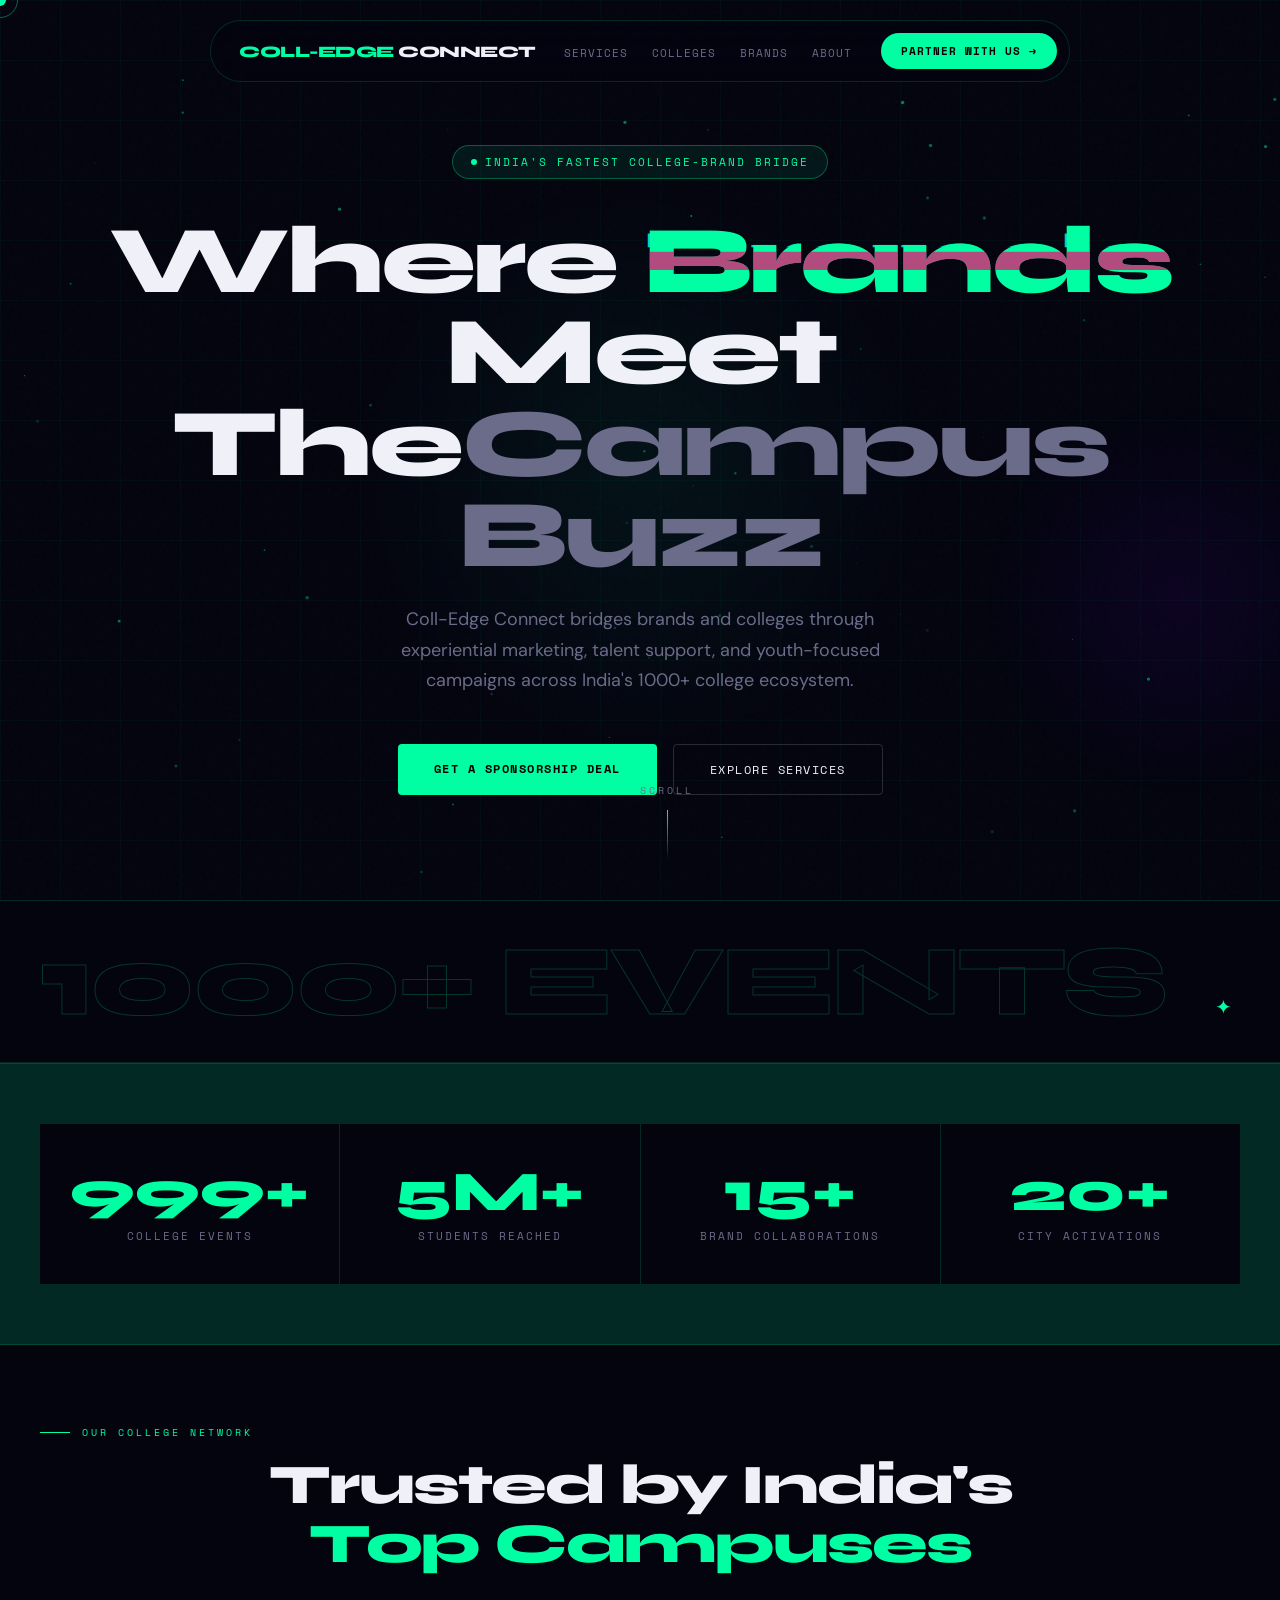
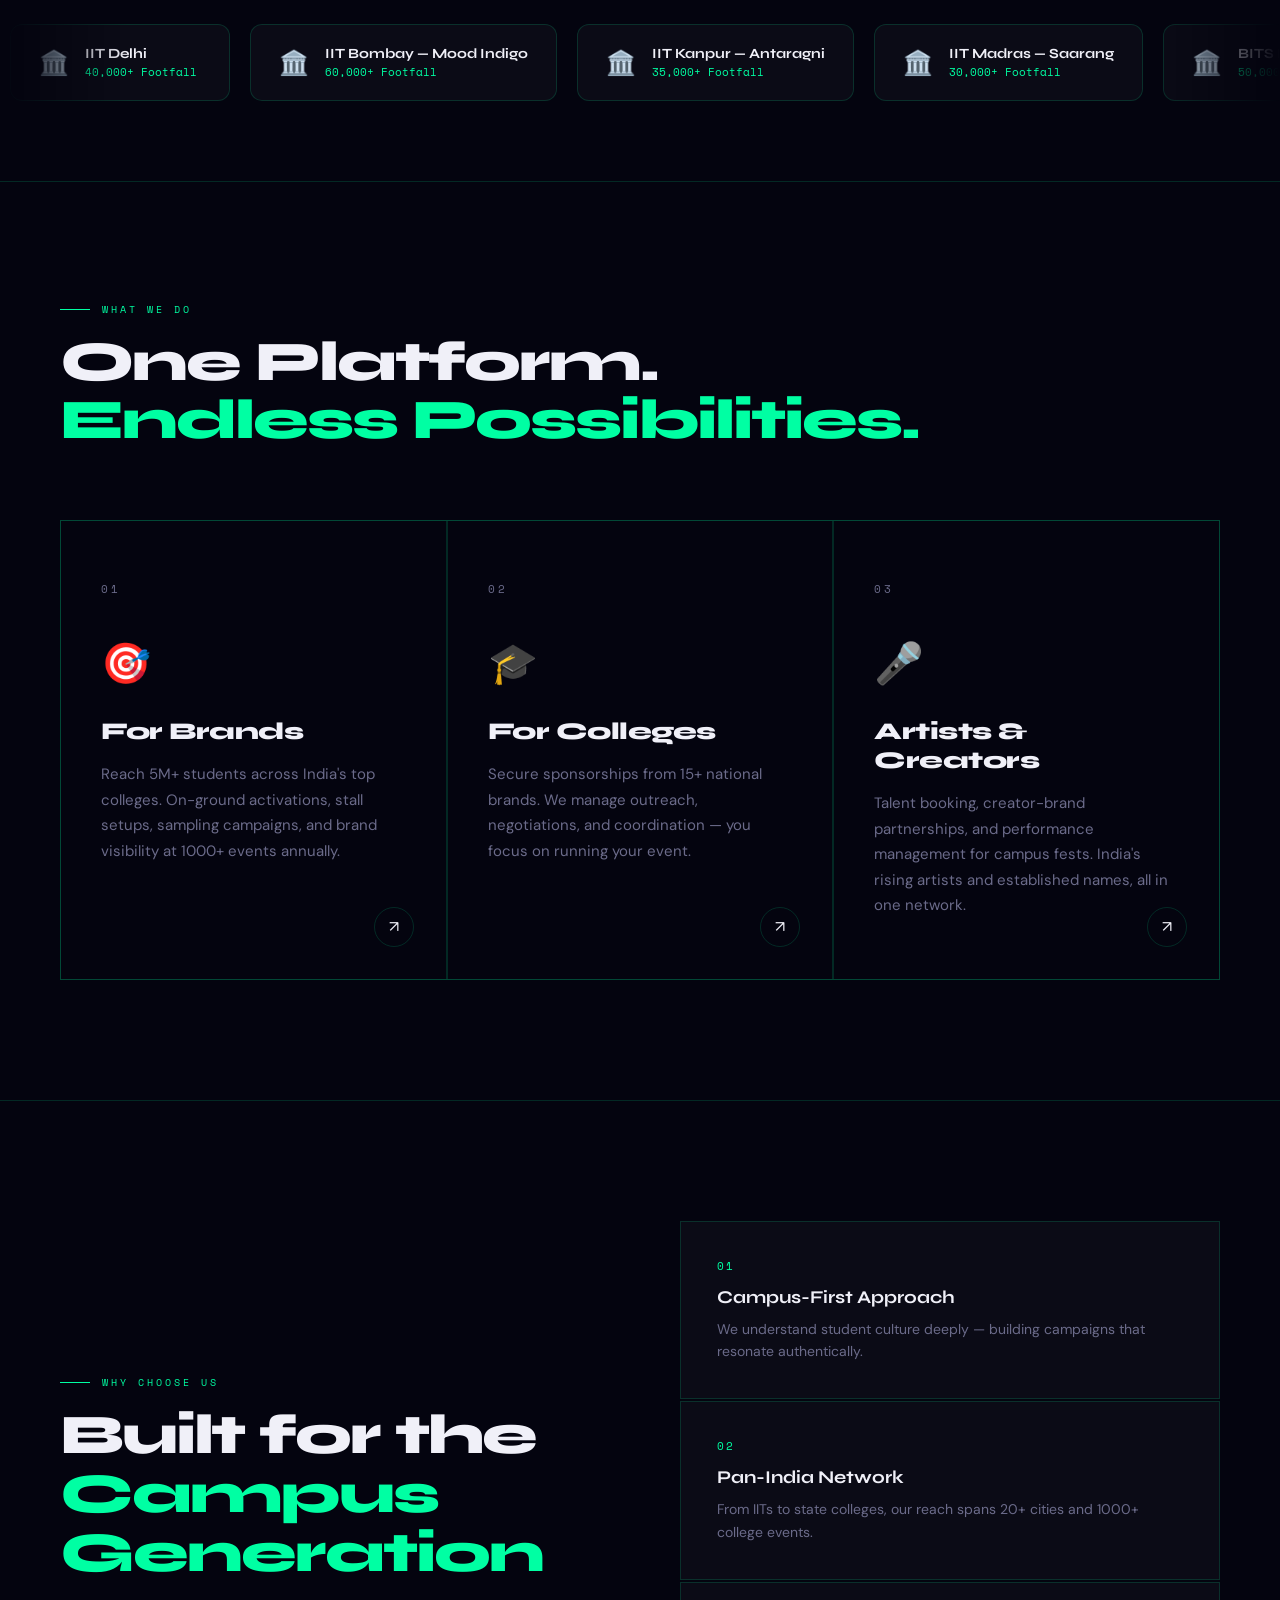
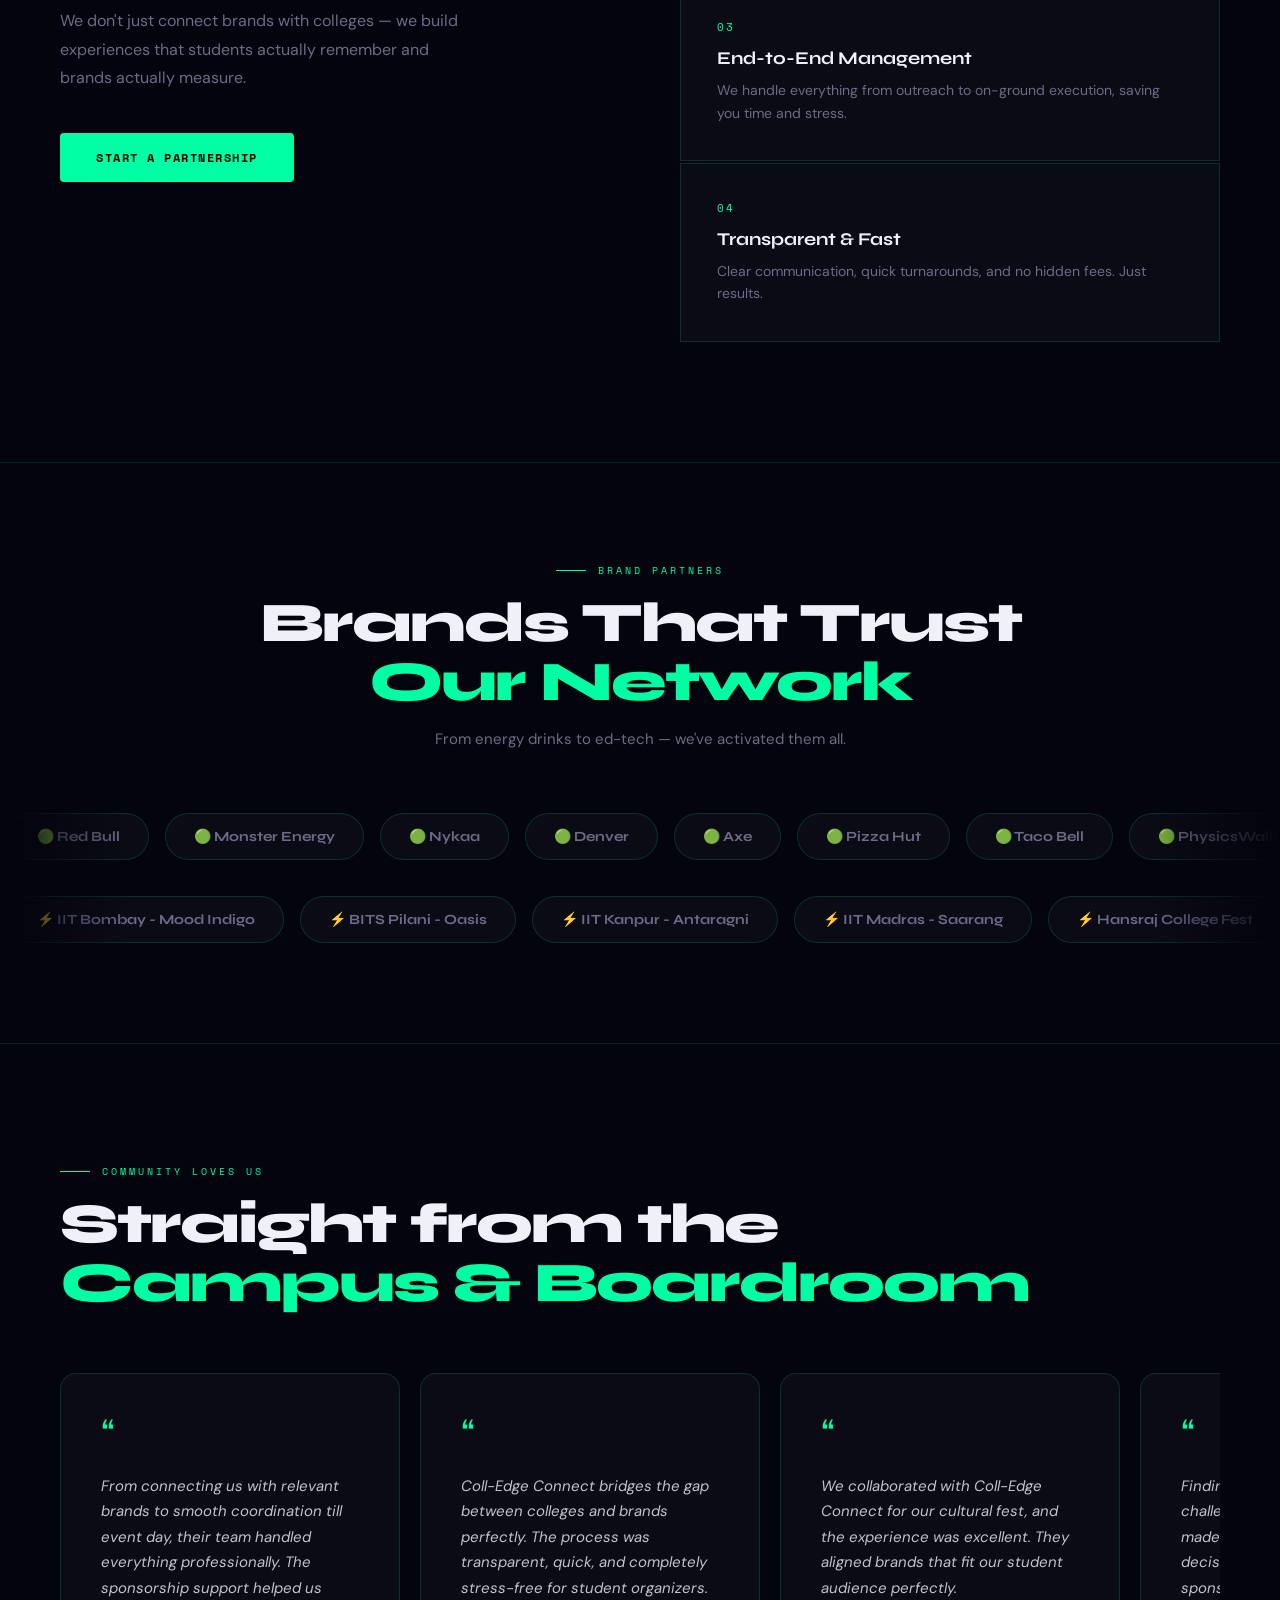
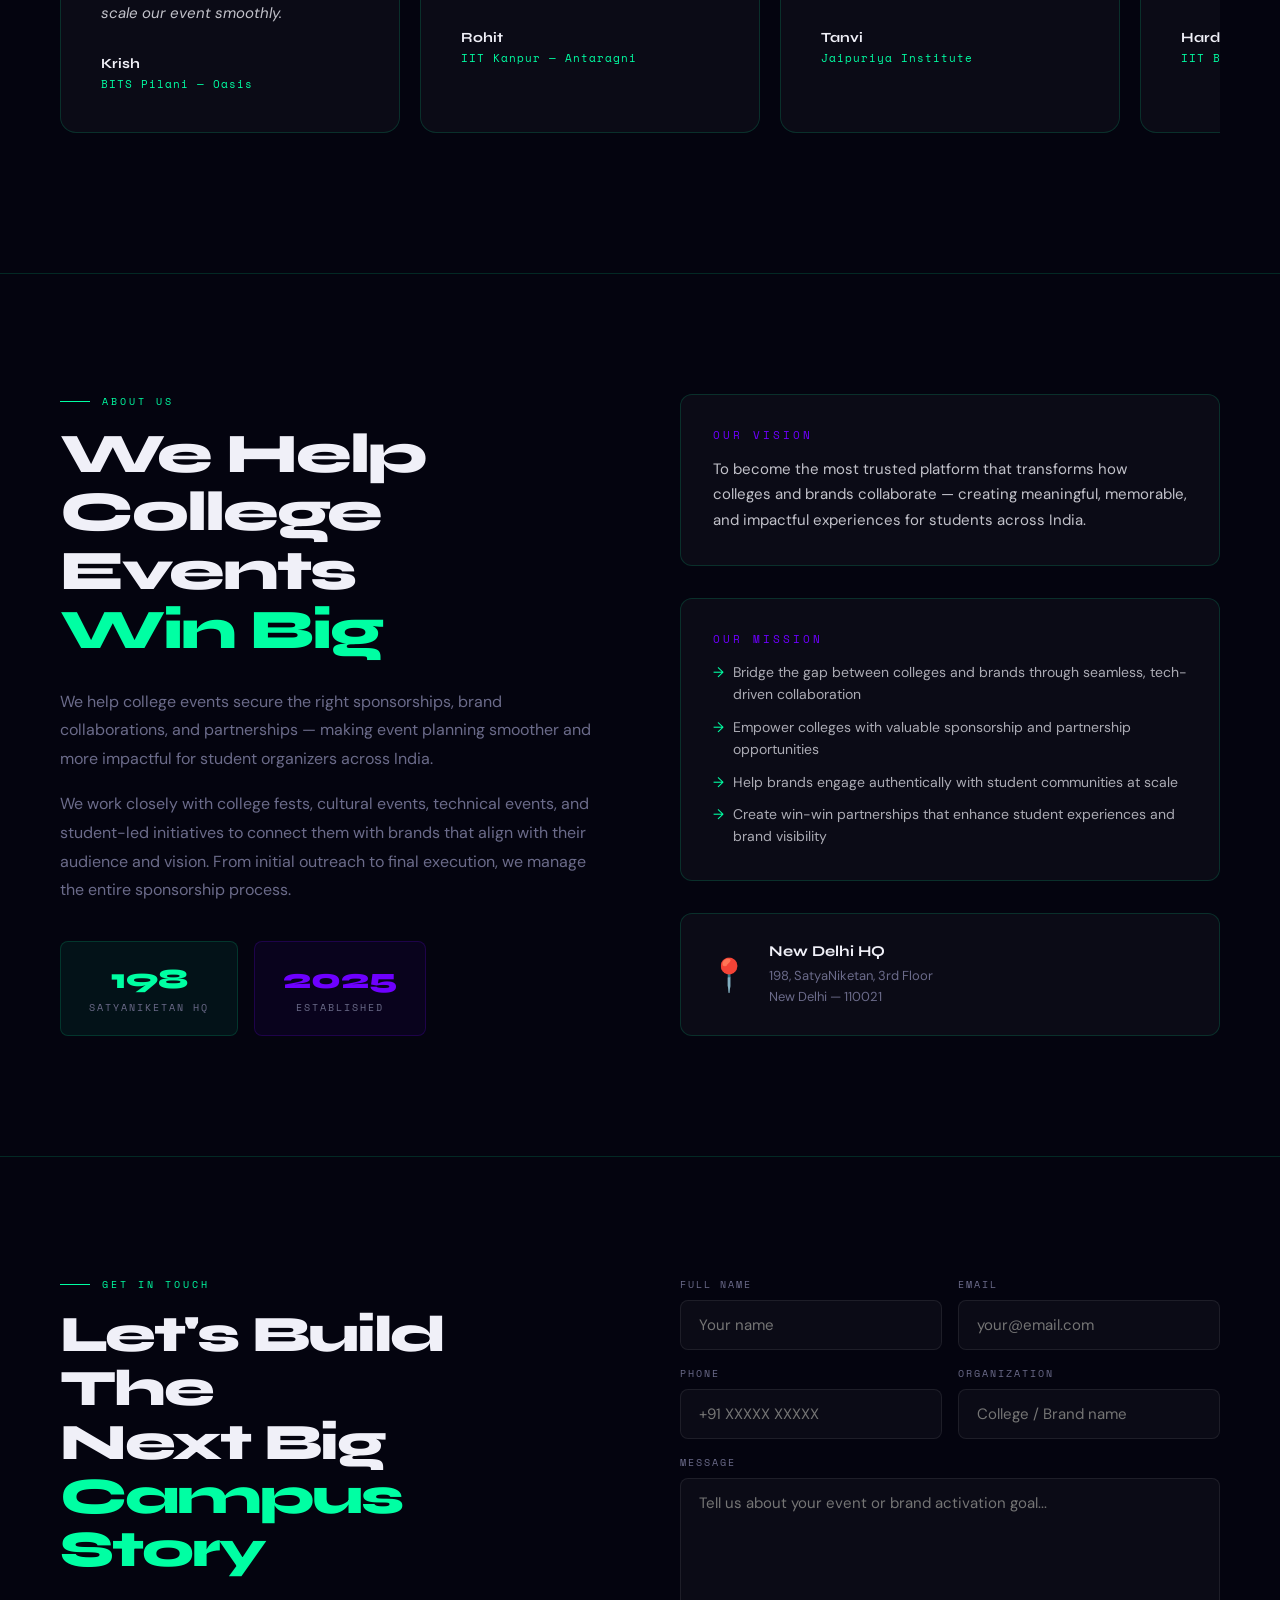
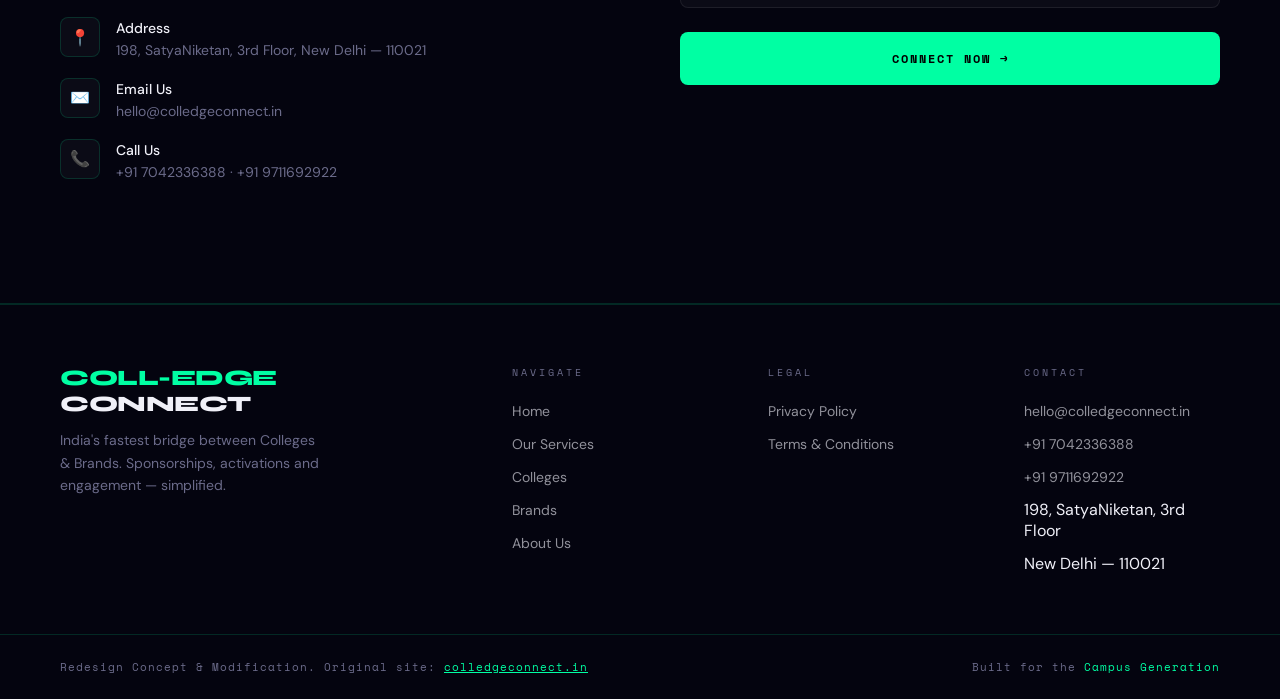
<file: index.html>
<!DOCTYPE html>
<!-- saved from url=(0027)https://colledgeconnect.in/ -->
<html lang="en"><head><meta http-equiv="Content-Type" content="text/html; charset=UTF-8"><meta name="viewport" content="width=device-width, initial-scale=1"><link rel="preconnect" href="https://fonts.googleapis.com"><link rel="preconnect" href="https://fonts.gstatic.com" crossorigin><!-- Open Graph / Facebook --><meta property="og:type" content="website"><meta property="og:url" content="https://colledgeconnect.in/"><meta property="og:title" content="Coll-Edge Connect | Where Brands Meet The Campus Buzz"><meta property="og:description" content="India's fastest bridge between Colleges &amp; Brands. Sponsorships, activations and engagement — simplified."><meta property="og:image" content="https://colledgeconnect.in/og-image.jpg"><!-- Twitter --><meta property="twitter:card" content="summary_large_image"><meta property="twitter:url" content="https://colledgeconnect.in/"><meta property="twitter:title" content="Coll-Edge Connect | Where Brands Meet The Campus Buzz"><meta property="twitter:description" content="India's fastest bridge between Colleges &amp; Brands. Sponsorships, activations and engagement — simplified."><meta property="twitter:image" content="https://colledgeconnect.in/og-image.jpg"><link rel="stylesheet" href="./Coll-Edge Connect _ Where Brands Meet The Campus Buzz_files/2e2e19e8e3b571ac.css" data-precedence="next"><link rel="preload" as="script" fetchpriority="low" href="./Coll-Edge Connect _ Where Brands Meet The Campus Buzz_files/webpack-cb86a99cd2f791d1.js"><script src="./Coll-Edge Connect _ Where Brands Meet The Campus Buzz_files/fd9d1056-4e1a26e2d413ba3c.js" async=""></script><script src="./Coll-Edge Connect _ Where Brands Meet The Campus Buzz_files/23-eb88de87c5d20cc6.js" async=""></script><script src="./Coll-Edge Connect _ Where Brands Meet The Campus Buzz_files/main-app-3bf618b63b7abeec.js" async=""></script><script src="./Coll-Edge Connect _ Where Brands Meet The Campus Buzz_files/231-9137208f21c9bbba.js" async=""></script><script src="./Coll-Edge Connect _ Where Brands Meet The Campus Buzz_files/page-1f8fedb8ec6803e5.js" async=""></script><script src="./Coll-Edge Connect _ Where Brands Meet The Campus Buzz_files/layout-ef5cc91d1432370c.js" async=""></script><title>Coll-Edge Connect | Where Brands Meet The Campus Buzz</title><meta name="description" content="India&#39;s fastest bridge between Colleges &amp; Brands. Sponsorships, activations and engagement — simplified."><script src="./Coll-Edge Connect _ Where Brands Meet The Campus Buzz_files/polyfills-78c92fac7aa8fdd8.js" nomodule=""></script></head><body ><div id="scroll-progress" aria-hidden="true"></div><div class="cursor" bis_skin_checked="1" style="left: 876px; top: 519px;"></div><div class="cursor-trail" bis_skin_checked="1" style="left: 876px; top: 519px;"></div><canvas id="bgCanvas" style="position:fixed;inset:0;z-index:0;pointer-events:none" width="1512" height="861"></canvas><div class="grid-bg" bis_skin_checked="1"></div><nav id="navbar" class=""><div class="nav-logo" bis_skin_checked="1">COLL-EDGE<span> CONNECT</span></div><ul class="nav-links"><li><a href="#services">Services</a></li><li><a href="#colleges">Colleges</a></li><li><a href="#brands">Brands</a></li><li><a href="#about">About</a></li></ul><a class="nav-cta nav-cta-desktop" href="#contact">Partner With Us →</a><button class="hamburger" aria-label="Open menu"><span></span><span></span><span></span></button></nav><div class="sidebar-overlay" bis_skin_checked="1"></div><aside class="sidebar"><div class="sidebar-header" bis_skin_checked="1"><div class="nav-logo" style="font-size:15px" bis_skin_checked="1">COLL-EDGE<span> CONNECT</span></div><button class="sidebar-close" aria-label="Close menu">✕</button></div><nav class="sidebar-nav"><a class="sidebar-link" style="animation-delay:0s" href="#services"><span class="sidebar-link-num">0<!-- -->1</span>Services<span class="sidebar-link-arrow">→</span></a><a class="sidebar-link" style="animation-delay:0.06s" href="#colleges"><span class="sidebar-link-num">0<!-- -->2</span>Colleges<span class="sidebar-link-arrow">→</span></a><a class="sidebar-link" style="animation-delay:0.12s" href="#brands"><span class="sidebar-link-num">0<!-- -->3</span>Brands<span class="sidebar-link-arrow">→</span></a><a class="sidebar-link" style="animation-delay:0.18s" href="#about"><span class="sidebar-link-num">0<!-- -->4</span>About<span class="sidebar-link-arrow">→</span></a><a class="sidebar-link" style="animation-delay:0.24s" href="#contact"><span class="sidebar-link-num">0<!-- -->5</span>Contact<span class="sidebar-link-arrow">→</span></a></nav><div class="sidebar-footer" bis_skin_checked="1"><a class="btn-primary" style="display:block;text-align:center" href="#contact">Partner With Us →</a><div class="sidebar-contact" bis_skin_checked="1"><a href="tel:+917042336388">+91 7042336388</a><a href="mailto:hello@colledgeconnect.in">hello@colledgeconnect.in</a></div></div></aside><section class="hero"><div class="hero-orb" bis_skin_checked="1"></div><div class="hero-orb2" bis_skin_checked="1"></div><div class="hero-badge" bis_skin_checked="1"><span class="badge-dot"></span>India's Fastest College-Brand Bridge</div><h1 class="hero-title"><span class="line1">Where <span class="accent" data-text="Brands">Brands</span></span><span class="line1">Meet The</span><span class="line1 dim">Campus Buzz</span></h1><p class="hero-sub">Coll-Edge Connect bridges brands and colleges through experiential marketing, talent support, and youth-focused campaigns across India's 1000+ college ecosystem.</p><div class="hero-actions" bis_skin_checked="1"><a class="btn-primary" href="#contact">Get A Sponsorship Deal</a><a class="btn-ghost" href="#services">Explore Services</a></div><div class="hero-scroll-hint" bis_skin_checked="1"><span>Scroll</span><div class="scroll-line" bis_skin_checked="1"></div></div></section><div class="big-marquee" bis_skin_checked="1"><div class="big-marquee-track" bis_skin_checked="1"><span><span class="big-marquee-item">1000+ EVENTS</span><span class="big-marquee-dot">✦</span></span><span><span class="big-marquee-item">5M+ STUDENTS</span><span class="big-marquee-dot">✦</span></span><span><span class="big-marquee-item">PAN INDIA</span><span class="big-marquee-dot">✦</span></span><span><span class="big-marquee-item">15+ BRANDS</span><span class="big-marquee-dot">✦</span></span><span><span class="big-marquee-item">1000+ EVENTS</span><span class="big-marquee-dot">✦</span></span><span><span class="big-marquee-item">5M+ STUDENTS</span><span class="big-marquee-dot">✦</span></span><span><span class="big-marquee-item">PAN INDIA</span><span class="big-marquee-dot">✦</span></span><span><span class="big-marquee-item">15+ BRANDS</span><span class="big-marquee-dot">✦</span></span></div></div><div class="stats" bis_skin_checked="1"><div class="stat-item reveal visible" style="transition-delay:0s" bis_skin_checked="1"><div class="stat-num" data-count="1000" data-suffix="+" bis_skin_checked="1">1000+</div><div class="stat-label" bis_skin_checked="1">College Events</div></div><div class="stat-item reveal visible" style="transition-delay:0.1s" bis_skin_checked="1"><div class="stat-num" data-count="5" data-suffix="M+" bis_skin_checked="1">5M+</div><div class="stat-label" bis_skin_checked="1">Students Reached</div></div><div class="stat-item reveal visible" style="transition-delay:0.2s" bis_skin_checked="1"><div class="stat-num" data-count="15" data-suffix="+" bis_skin_checked="1">15+</div><div class="stat-label" bis_skin_checked="1">Brand Collaborations</div></div><div class="stat-item reveal visible" style="transition-delay:0.30000000000000004s" bis_skin_checked="1"><div class="stat-num" data-count="20" data-suffix="+" bis_skin_checked="1">20+</div><div class="stat-label" bis_skin_checked="1">City Activations</div></div></div><section class="ticker-section" id="colleges"><div class="ticker-header reveal visible" bis_skin_checked="1"><div class="section-tag" bis_skin_checked="1">Our College Network</div><h2 class="section-title">Trusted by India's<br><span style="color:var(--neon)">Top Campuses</span></h2></div><div class="ticker-inner" bis_skin_checked="1"><div class="ticker-track" bis_skin_checked="1"><div class="college-card" bis_skin_checked="1"><span class="college-icon">🏛️</span><div bis_skin_checked="1"><div class="college-name" bis_skin_checked="1">IIT Delhi</div><div class="college-footfall" bis_skin_checked="1">40,000+ Footfall</div></div></div><div class="college-card" bis_skin_checked="1"><span class="college-icon">🏛️</span><div bis_skin_checked="1"><div class="college-name" bis_skin_checked="1">IIT Bombay — Mood Indigo</div><div class="college-footfall" bis_skin_checked="1">60,000+ Footfall</div></div></div><div class="college-card" bis_skin_checked="1"><span class="college-icon">🏛️</span><div bis_skin_checked="1"><div class="college-name" bis_skin_checked="1">IIT Kanpur — Antaragni</div><div class="college-footfall" bis_skin_checked="1">35,000+ Footfall</div></div></div><div class="college-card" bis_skin_checked="1"><span class="college-icon">🏛️</span><div bis_skin_checked="1"><div class="college-name" bis_skin_checked="1">IIT Madras — Saarang</div><div class="college-footfall" bis_skin_checked="1">30,000+ Footfall</div></div></div><div class="college-card" bis_skin_checked="1"><span class="college-icon">🏛️</span><div bis_skin_checked="1"><div class="college-name" bis_skin_checked="1">BITS Pilani — Oasis</div><div class="college-footfall" bis_skin_checked="1">50,000+ Footfall</div></div></div><div class="college-card" bis_skin_checked="1"><span class="college-icon">🎓</span><div bis_skin_checked="1"><div class="college-name" bis_skin_checked="1">Hansraj College</div><div class="college-footfall" bis_skin_checked="1">20,000+ Footfall</div></div></div><div class="college-card" bis_skin_checked="1"><span class="college-icon">🎓</span><div bis_skin_checked="1"><div class="college-name" bis_skin_checked="1">IP University</div><div class="college-footfall" bis_skin_checked="1">25,000+ Footfall</div></div></div><div class="college-card" bis_skin_checked="1"><span class="college-icon">🎓</span><div bis_skin_checked="1"><div class="college-name" bis_skin_checked="1">Lady Irwin College</div><div class="college-footfall" bis_skin_checked="1">15,000+ Footfall</div></div></div><div class="college-card" bis_skin_checked="1"><span class="college-icon">🏫</span><div bis_skin_checked="1"><div class="college-name" bis_skin_checked="1">Jaipuriya Institute</div><div class="college-footfall" bis_skin_checked="1">18,000+ Footfall</div></div></div><div class="college-card" bis_skin_checked="1"><span class="college-icon">🏫</span><div bis_skin_checked="1"><div class="college-name" bis_skin_checked="1">LPU</div><div class="college-footfall" bis_skin_checked="1">1,00,000+ Footfall</div></div></div><div class="college-card" bis_skin_checked="1"><span class="college-icon">🏫</span><div bis_skin_checked="1"><div class="college-name" bis_skin_checked="1">COEP — Impressions</div><div class="college-footfall" bis_skin_checked="1">22,000+ Footfall</div></div></div><div class="college-card" bis_skin_checked="1"><span class="college-icon">🏛️</span><div bis_skin_checked="1"><div class="college-name" bis_skin_checked="1">NIT Trichy</div><div class="college-footfall" bis_skin_checked="1">28,000+ Footfall</div></div></div><div class="college-card" bis_skin_checked="1"><span class="college-icon">🏛️</span><div bis_skin_checked="1"><div class="college-name" bis_skin_checked="1">IIT Delhi</div><div class="college-footfall" bis_skin_checked="1">40,000+ Footfall</div></div></div><div class="college-card" bis_skin_checked="1"><span class="college-icon">🏛️</span><div bis_skin_checked="1"><div class="college-name" bis_skin_checked="1">IIT Bombay — Mood Indigo</div><div class="college-footfall" bis_skin_checked="1">60,000+ Footfall</div></div></div><div class="college-card" bis_skin_checked="1"><span class="college-icon">🏛️</span><div bis_skin_checked="1"><div class="college-name" bis_skin_checked="1">IIT Kanpur — Antaragni</div><div class="college-footfall" bis_skin_checked="1">35,000+ Footfall</div></div></div><div class="college-card" bis_skin_checked="1"><span class="college-icon">🏛️</span><div bis_skin_checked="1"><div class="college-name" bis_skin_checked="1">IIT Madras — Saarang</div><div class="college-footfall" bis_skin_checked="1">30,000+ Footfall</div></div></div><div class="college-card" bis_skin_checked="1"><span class="college-icon">🏛️</span><div bis_skin_checked="1"><div class="college-name" bis_skin_checked="1">BITS Pilani — Oasis</div><div class="college-footfall" bis_skin_checked="1">50,000+ Footfall</div></div></div><div class="college-card" bis_skin_checked="1"><span class="college-icon">🎓</span><div bis_skin_checked="1"><div class="college-name" bis_skin_checked="1">Hansraj College</div><div class="college-footfall" bis_skin_checked="1">20,000+ Footfall</div></div></div><div class="college-card" bis_skin_checked="1"><span class="college-icon">🎓</span><div bis_skin_checked="1"><div class="college-name" bis_skin_checked="1">IP University</div><div class="college-footfall" bis_skin_checked="1">25,000+ Footfall</div></div></div><div class="college-card" bis_skin_checked="1"><span class="college-icon">🎓</span><div bis_skin_checked="1"><div class="college-name" bis_skin_checked="1">Lady Irwin College</div><div class="college-footfall" bis_skin_checked="1">15,000+ Footfall</div></div></div><div class="college-card" bis_skin_checked="1"><span class="college-icon">🏫</span><div bis_skin_checked="1"><div class="college-name" bis_skin_checked="1">Jaipuriya Institute</div><div class="college-footfall" bis_skin_checked="1">18,000+ Footfall</div></div></div><div class="college-card" bis_skin_checked="1"><span class="college-icon">🏫</span><div bis_skin_checked="1"><div class="college-name" bis_skin_checked="1">LPU</div><div class="college-footfall" bis_skin_checked="1">1,00,000+ Footfall</div></div></div><div class="college-card" bis_skin_checked="1"><span class="college-icon">🏫</span><div bis_skin_checked="1"><div class="college-name" bis_skin_checked="1">COEP — Impressions</div><div class="college-footfall" bis_skin_checked="1">22,000+ Footfall</div></div></div><div class="college-card" bis_skin_checked="1"><span class="college-icon">🏛️</span><div bis_skin_checked="1"><div class="college-name" bis_skin_checked="1">NIT Trichy</div><div class="college-footfall" bis_skin_checked="1">28,000+ Footfall</div></div></div></div></div></section><section class="services" id="services"><div class="services-header reveal visible" bis_skin_checked="1"><div class="section-tag" bis_skin_checked="1">What We Do</div><h2 class="section-title">One Platform.<br><span style="color:var(--neon)">Endless Possibilities.</span></h2></div><div class="services-grid reveal visible" bis_skin_checked="1"><div class="service-card" bis_skin_checked="1"><div class="service-num" bis_skin_checked="1">01</div><span class="service-icon">🎯</span><h3 class="service-title">For Brands</h3><p class="service-desc">Reach 5M+ students across India's top colleges. On-ground activations, stall setups, sampling campaigns, and brand visibility at 1000+ events annually.</p><div class="service-arrow" bis_skin_checked="1">↗</div></div><div class="service-card" bis_skin_checked="1"><div class="service-num" bis_skin_checked="1">02</div><span class="service-icon">🎓</span><h3 class="service-title">For Colleges</h3><p class="service-desc">Secure sponsorships from 15+ national brands. We manage outreach, negotiations, and coordination — you focus on running your event.</p><div class="service-arrow" bis_skin_checked="1">↗</div></div><div class="service-card" bis_skin_checked="1"><div class="service-num" bis_skin_checked="1">03</div><span class="service-icon">🎤</span><h3 class="service-title">Artists &amp; Creators</h3><p class="service-desc">Talent booking, creator-brand partnerships, and performance management for campus fests. India's rising artists and established names, all in one network.</p><div class="service-arrow" bis_skin_checked="1">↗</div></div></div></section><section class="why-section"><div class="why-left reveal-left visible" bis_skin_checked="1"><div class="section-tag" bis_skin_checked="1">Why Choose Us</div><h2 class="section-title">Built for the<br><span style="color:var(--neon)">Campus Generation</span></h2><p style="color:var(--muted);font-size:16px;line-height:1.8;margin-top:24px;max-width:400px">We don't just connect brands with colleges — we build experiences that students actually remember and brands actually measure.</p><div style="margin-top:40px" bis_skin_checked="1"><a href="#contact" class="btn-primary">Start A Partnership</a></div></div><div class="why-right" bis_skin_checked="1"><div class="why-card reveal visible" bis_skin_checked="1"><div class="why-card-num" bis_skin_checked="1">01</div><div class="why-card-title" bis_skin_checked="1">Campus-First Approach</div><div class="why-card-desc" bis_skin_checked="1">We understand student culture deeply — building campaigns that resonate authentically.</div></div><div class="why-card reveal visible" bis_skin_checked="1"><div class="why-card-num" bis_skin_checked="1">02</div><div class="why-card-title" bis_skin_checked="1">Pan-India Network</div><div class="why-card-desc" bis_skin_checked="1">From IITs to state colleges, our reach spans 20+ cities and 1000+ college events.</div></div><div class="why-card reveal visible" bis_skin_checked="1"><div class="why-card-num" bis_skin_checked="1">03</div><div class="why-card-title" bis_skin_checked="1">End-to-End Management</div><div class="why-card-desc" bis_skin_checked="1">We handle everything from outreach to on-ground execution, saving you time and stress.</div></div><div class="why-card reveal visible" bis_skin_checked="1"><div class="why-card-num" bis_skin_checked="1">04</div><div class="why-card-title" bis_skin_checked="1">Transparent &amp; Fast</div><div class="why-card-desc" bis_skin_checked="1">Clear communication, quick turnarounds, and no hidden fees. Just results.</div></div></div></section><section class="brands-section" id="brands"><div class="brands-header reveal visible" bis_skin_checked="1"><div class="section-tag" style="justify-content:center" bis_skin_checked="1">Brand Partners</div><h2 class="section-title">Brands That Trust<br><span style="color:var(--neon)">Our Network</span></h2><p style="color:var(--muted);font-size:15px;margin-top:16px;line-height:1.7">From energy drinks to ed-tech — we've activated them all.</p></div><div style="overflow:hidden;mask-image:linear-gradient(90deg, transparent, black 10%, black 90%, transparent);margin-bottom:0" bis_skin_checked="1"><div class="brands-track" bis_skin_checked="1"><div class="brand-pill" bis_skin_checked="1">🟢 Red Bull</div><div class="brand-pill" bis_skin_checked="1">🟢 Monster Energy</div><div class="brand-pill" bis_skin_checked="1">🟢 Nykaa</div><div class="brand-pill" bis_skin_checked="1">🟢 Denver</div><div class="brand-pill" bis_skin_checked="1">🟢 Axe</div><div class="brand-pill" bis_skin_checked="1">🟢 Pizza Hut</div><div class="brand-pill" bis_skin_checked="1">🟢 Taco Bell</div><div class="brand-pill" bis_skin_checked="1">🟢 PhysicsWallah</div><div class="brand-pill" bis_skin_checked="1">🟢 Hell Energy</div><div class="brand-pill" bis_skin_checked="1">🟢 Simba Beer</div><div class="brand-pill" bis_skin_checked="1">🟢 Manforce</div><div class="brand-pill" bis_skin_checked="1">🟢 Super Smelly</div><div class="brand-pill" bis_skin_checked="1">🟢 Woodsmen</div><div class="brand-pill" bis_skin_checked="1">🟢 Woodnote</div><div class="brand-pill" bis_skin_checked="1">🟢 Red Bull</div><div class="brand-pill" bis_skin_checked="1">🟢 Monster Energy</div><div class="brand-pill" bis_skin_checked="1">🟢 Nykaa</div><div class="brand-pill" bis_skin_checked="1">🟢 Denver</div><div class="brand-pill" bis_skin_checked="1">🟢 Axe</div><div class="brand-pill" bis_skin_checked="1">🟢 Pizza Hut</div><div class="brand-pill" bis_skin_checked="1">🟢 Taco Bell</div><div class="brand-pill" bis_skin_checked="1">🟢 PhysicsWallah</div><div class="brand-pill" bis_skin_checked="1">🟢 Hell Energy</div><div class="brand-pill" bis_skin_checked="1">🟢 Simba Beer</div><div class="brand-pill" bis_skin_checked="1">🟢 Manforce</div><div class="brand-pill" bis_skin_checked="1">🟢 Super Smelly</div><div class="brand-pill" bis_skin_checked="1">🟢 Woodsmen</div><div class="brand-pill" bis_skin_checked="1">🟢 Woodnote</div></div></div><div style="overflow:hidden;mask-image:linear-gradient(90deg, transparent, black 10%, black 90%, transparent);margin-top:16px" bis_skin_checked="1"><div class="brands-track2" bis_skin_checked="1"><div class="brand-pill" bis_skin_checked="1">⚡ IIT Bombay - Mood Indigo</div><div class="brand-pill" bis_skin_checked="1">⚡ BITS Pilani - Oasis</div><div class="brand-pill" bis_skin_checked="1">⚡ IIT Kanpur - Antaragni</div><div class="brand-pill" bis_skin_checked="1">⚡ IIT Madras - Saarang</div><div class="brand-pill" bis_skin_checked="1">⚡ Hansraj College Fest</div><div class="brand-pill" bis_skin_checked="1">⚡ COEP - Impressions</div><div class="brand-pill" bis_skin_checked="1">⚡ Lady Irwin Events</div><div class="brand-pill" bis_skin_checked="1">⚡ LPU Festivals</div><div class="brand-pill" bis_skin_checked="1">⚡ IIT Bombay - Mood Indigo</div><div class="brand-pill" bis_skin_checked="1">⚡ BITS Pilani - Oasis</div><div class="brand-pill" bis_skin_checked="1">⚡ IIT Kanpur - Antaragni</div><div class="brand-pill" bis_skin_checked="1">⚡ IIT Madras - Saarang</div><div class="brand-pill" bis_skin_checked="1">⚡ Hansraj College Fest</div><div class="brand-pill" bis_skin_checked="1">⚡ COEP - Impressions</div><div class="brand-pill" bis_skin_checked="1">⚡ Lady Irwin Events</div><div class="brand-pill" bis_skin_checked="1">⚡ LPU Festivals</div></div></div></section><section class="testimonials"><div class="testimonials-header reveal visible" bis_skin_checked="1"><div class="section-tag" bis_skin_checked="1">Community Loves Us</div><h2 class="section-title">Straight from the<br><span style="color:var(--neon)">Campus &amp; Boardroom</span></h2></div><div class="testimonials-scroll" bis_skin_checked="1"><div class="testi-card" bis_skin_checked="1"><div class="testi-quote" bis_skin_checked="1">“</div><p class="testi-text">From connecting us with relevant brands to smooth coordination till event day, their team handled everything professionally. The sponsorship support helped us scale our event smoothly.</p><div class="testi-author" bis_skin_checked="1"><span class="testi-name">Krish</span><span class="testi-org">BITS Pilani — Oasis</span></div></div><div class="testi-card" bis_skin_checked="1"><div class="testi-quote" bis_skin_checked="1">“</div><p class="testi-text">Coll-Edge Connect bridges the gap between colleges and brands perfectly. The process was transparent, quick, and completely stress-free for student organizers.</p><div class="testi-author" bis_skin_checked="1"><span class="testi-name">Rohit</span><span class="testi-org">IIT Kanpur — Antaragni</span></div></div><div class="testi-card" bis_skin_checked="1"><div class="testi-quote" bis_skin_checked="1">“</div><p class="testi-text">We collaborated with Coll-Edge Connect for our cultural fest, and the experience was excellent. They aligned brands that fit our student audience perfectly.</p><div class="testi-author" bis_skin_checked="1"><span class="testi-name">Tanvi</span><span class="testi-org">Jaipuriya Institute</span></div></div><div class="testi-card" bis_skin_checked="1"><div class="testi-quote" bis_skin_checked="1">“</div><p class="testi-text">Finding sponsors is usually challenging, but Coll-Edge Connect made it simple and efficient. Best decision for Mood Indigo's sponsorship this year.</p><div class="testi-author" bis_skin_checked="1"><span class="testi-name">Hardik</span><span class="testi-org">IIT Bombay — Mood Indigo</span></div></div><div class="testi-card" bis_skin_checked="1"><div class="testi-quote" bis_skin_checked="1">“</div><p class="testi-text">Flawless execution across cities — aligned perfectly with our company marketing ideas. The on-ground team delivered way above expectations.</p><div class="testi-author" bis_skin_checked="1"><span class="testi-name">Marketing Head</span><span class="testi-org">Denver</span></div></div><div class="testi-card" bis_skin_checked="1"><div class="testi-quote" bis_skin_checked="1">“</div><p class="testi-text">Amazing brand management by the team over events. Our presence at campus fests drove actual engagement and product sampling at scale.</p><div class="testi-author" bis_skin_checked="1"><span class="testi-name">North Zone Head</span><span class="testi-org">Pizza Hut</span></div></div><div class="testi-card" bis_skin_checked="1"><div class="testi-quote" bis_skin_checked="1">“</div><p class="testi-text">Coll-Edge Connect helped us with easy collaboration and activation in events. Their network is genuinely impressive — IITs, DU, everywhere.</p><div class="testi-author" bis_skin_checked="1"><span class="testi-name">Regional Branch Manager</span><span class="testi-org">Monster Energy</span></div></div><div class="testi-card" bis_skin_checked="1"><div class="testi-quote" bis_skin_checked="1">“</div><p class="testi-text">Last moment saviour in closing crucial deals. When timelines were tight, Coll-Edge Connect came through with exactly the right college partnerships.</p><div class="testi-author" bis_skin_checked="1"><span class="testi-name">Brand Rep</span><span class="testi-org">Nykaa</span></div></div><div class="testi-card" bis_skin_checked="1"><div class="testi-quote" bis_skin_checked="1">“</div><p class="testi-text">Got the best deals with colleges — truly justified work. PhysicsWallah's campus reach multiplied significantly through this partnership.</p><div class="testi-author" bis_skin_checked="1"><span class="testi-name">Brand Marketing Manager</span><span class="testi-org">PhysicsWallah</span></div></div></div></section><section class="about-section" id="about"><div class="about-left reveal-left visible" bis_skin_checked="1"><div class="section-tag" bis_skin_checked="1">About Us</div><h2 class="section-title">We Help<br>College Events<br><span style="color:var(--neon)">Win Big</span></h2><p class="about-para" style="margin-top:28px">We help college events secure the right sponsorships, brand collaborations, and partnerships — making event planning smoother and more impactful for student organizers across India.</p><p class="about-para" style="margin-top:16px">We work closely with college fests, cultural events, technical events, and student-led initiatives to connect them with brands that align with their audience and vision. From initial outreach to final execution, we manage the entire sponsorship process.</p><div style="margin-top:36px;display:flex;gap:16px;flex-wrap:wrap" bis_skin_checked="1"><div style="background:rgba(0,255,163,0.06);border:1px solid var(--border);border-radius:8px;padding:20px 28px;text-align:center" bis_skin_checked="1"><div style="font-family:&#39;Syne&#39;, sans-serif;font-size:28px;font-weight:800;color:var(--neon)" bis_skin_checked="1">198</div><div style="font-family:&#39;Space Mono&#39;, monospace;font-size:10px;color:var(--muted);letter-spacing:2px;margin-top:4px" bis_skin_checked="1">SATYANIKETAN HQ</div></div><div style="background:rgba(110,0,255,0.06);border:1px solid rgba(110,0,255,0.2);border-radius:8px;padding:20px 28px;text-align:center" bis_skin_checked="1"><div style="font-family:&#39;Syne&#39;, sans-serif;font-size:28px;font-weight:800;color:var(--neon2)" bis_skin_checked="1">2025</div><div style="font-family:&#39;Space Mono&#39;, monospace;font-size:10px;color:var(--muted);letter-spacing:2px;margin-top:4px" bis_skin_checked="1">ESTABLISHED</div></div></div></div><div class="about-right reveal-right visible" bis_skin_checked="1"><div class="vision-block" bis_skin_checked="1"><div class="vm-label" bis_skin_checked="1">Our Vision</div><p class="vm-text">To become the most trusted platform that transforms how colleges and brands collaborate — creating meaningful, memorable, and impactful experiences for students across India.</p></div><div class="mission-block" bis_skin_checked="1"><div class="vm-label" bis_skin_checked="1">Our Mission</div><ul class="mission-list"><li>Bridge the gap between colleges and brands through seamless, tech-driven collaboration</li><li>Empower colleges with valuable sponsorship and partnership opportunities</li><li>Help brands engage authentically with student communities at scale</li><li>Create win-win partnerships that enhance student experiences and brand visibility</li></ul></div><div style="background:var(--card);border:1px solid var(--border);border-radius:12px;padding:28px;display:flex;gap:20px;align-items:center" bis_skin_checked="1"><span style="font-size:32px">📍</span><div bis_skin_checked="1"><div style="font-family:&#39;Syne&#39;, sans-serif;font-weight:700;font-size:15px;margin-bottom:6px" bis_skin_checked="1">New Delhi HQ</div><div style="color:var(--muted);font-size:13px;line-height:1.6" bis_skin_checked="1">198, SatyaNiketan, 3rd Floor<br>New Delhi — 110021</div></div></div></div></section><section id="contact" class="contact-section"><div class="reveal-left visible" bis_skin_checked="1"><div class="section-tag" bis_skin_checked="1">Get In Touch</div><h2 style="font-family:&#39;Syne&#39;, sans-serif;font-size:clamp(36px, 4vw, 56px);font-weight:800;letter-spacing:-2px;line-height:1.05;margin-bottom:24px">Let's Build The<br>Next Big<br><span style="color:var(--neon)">Campus Story</span></h2><div style="display:flex;flex-direction:column;gap:16px;margin-top:40px" bis_skin_checked="1"><div style="display:flex;gap:16px;align-items:flex-start" bis_skin_checked="1"><div style="width:40px;height:40px;border:1px solid var(--border);border-radius:8px;display:flex;align-items:center;justify-content:center;font-size:16px;flex-shrink:0;background:var(--card)" bis_skin_checked="1">📍</div><div style="font-size:14px;color:var(--muted);line-height:1.6" bis_skin_checked="1"><strong style="color:var(--white);font-weight:500;display:block">Address</strong>198, SatyaNiketan, 3rd Floor, New Delhi — 110021</div></div><div style="display:flex;gap:16px;align-items:flex-start" bis_skin_checked="1"><div style="width:40px;height:40px;border:1px solid var(--border);border-radius:8px;display:flex;align-items:center;justify-content:center;font-size:16px;flex-shrink:0;background:var(--card)" bis_skin_checked="1">✉️</div><div style="font-size:14px;color:var(--muted);line-height:1.6" bis_skin_checked="1"><strong style="color:var(--white);font-weight:500;display:block">Email Us</strong>hello@colledgeconnect.in</div></div><div style="display:flex;gap:16px;align-items:flex-start" bis_skin_checked="1"><div style="width:40px;height:40px;border:1px solid var(--border);border-radius:8px;display:flex;align-items:center;justify-content:center;font-size:16px;flex-shrink:0;background:var(--card)" bis_skin_checked="1">📞</div><div style="font-size:14px;color:var(--muted);line-height:1.6" bis_skin_checked="1"><strong style="color:var(--white);font-weight:500;display:block">Call Us</strong>+91 7042336388 · +91 9711692922</div></div></div></div><div class="reveal-right visible" bis_skin_checked="1"><div style="display:flex;flex-direction:column;gap:16px" bis_skin_checked="1"><div class="form-row" bis_skin_checked="1"><div style="display:flex;flex-direction:column;gap:8px" bis_skin_checked="1"><label style="font-family:&#39;Space Mono&#39;, monospace;font-size:10px;letter-spacing:2px;color:var(--muted);text-transform:uppercase">Full Name</label><input type="text" placeholder="Your name" style="background:var(--card);border:1px solid rgba(255,255,255,0.08);border-radius:8px;padding:14px 18px;font-family:&#39;DM Sans&#39;, sans-serif;font-size:15px;color:var(--white);outline:none;width:100%;transition:all 0.3s ease;resize:none" name="name" value=""></div><div style="display:flex;flex-direction:column;gap:8px" bis_skin_checked="1"><label style="font-family:&#39;Space Mono&#39;, monospace;font-size:10px;letter-spacing:2px;color:var(--muted);text-transform:uppercase">Email</label><input type="email" placeholder="your@email.com" style="background:var(--card);border:1px solid rgba(255,255,255,0.08);border-radius:8px;padding:14px 18px;font-family:&#39;DM Sans&#39;, sans-serif;font-size:15px;color:var(--white);outline:none;width:100%;transition:all 0.3s ease;resize:none" name="email" value=""></div><div style="display:flex;flex-direction:column;gap:8px" bis_skin_checked="1"><label style="font-family:&#39;Space Mono&#39;, monospace;font-size:10px;letter-spacing:2px;color:var(--muted);text-transform:uppercase">Phone</label><input type="tel" placeholder="+91 XXXXX XXXXX" style="background:var(--card);border:1px solid rgba(255,255,255,0.08);border-radius:8px;padding:14px 18px;font-family:&#39;DM Sans&#39;, sans-serif;font-size:15px;color:var(--white);outline:none;width:100%;transition:all 0.3s ease;resize:none" name="phone" value=""></div><div style="display:flex;flex-direction:column;gap:8px" bis_skin_checked="1"><label style="font-family:&#39;Space Mono&#39;, monospace;font-size:10px;letter-spacing:2px;color:var(--muted);text-transform:uppercase">Organization</label><input type="text" placeholder="College / Brand name" style="background:var(--card);border:1px solid rgba(255,255,255,0.08);border-radius:8px;padding:14px 18px;font-family:&#39;DM Sans&#39;, sans-serif;font-size:15px;color:var(--white);outline:none;width:100%;transition:all 0.3s ease;resize:none" name="organization" value=""></div></div><div style="display:flex;flex-direction:column;gap:8px" bis_skin_checked="1"><label style="font-family:&#39;Space Mono&#39;, monospace;font-size:10px;letter-spacing:2px;color:var(--muted);text-transform:uppercase">Message</label><textarea name="message" placeholder="Tell us about your event or brand activation goal..." rows="5" style="background:var(--card);border:1px solid rgba(255,255,255,0.08);border-radius:8px;padding:14px 18px;font-family:&#39;DM Sans&#39;, sans-serif;font-size:15px;color:var(--white);outline:none;width:100%;transition:all 0.3s ease;resize:none"></textarea></div><button style="background:var(--neon);color:#000;font-family:&#39;Space Mono&#39;, monospace;font-size:12px;font-weight:700;letter-spacing:2px;text-transform:uppercase;border:none;padding:18px;border-radius:8px;cursor:pointer;opacity:1;transition:all 0.3s ease;margin-top:8px">Connect Now →</button></div></div></section><footer><div bis_skin_checked="1"><div class="footer-brand-name" bis_skin_checked="1">COLL-EDGE<span> CONNECT</span></div><p class="footer-tagline">India's fastest bridge between Colleges &amp; Brands. Sponsorships, activations and engagement — simplified.</p></div><div bis_skin_checked="1"><div class="footer-heading" bis_skin_checked="1">Navigate</div><ul class="footer-links"><li><a href="#">Home</a></li><li><a href="#services">Our Services</a></li><li><a href="#colleges">Colleges</a></li><li><a href="#brands">Brands</a></li><li><a href="#about">About Us</a></li></ul></div><div bis_skin_checked="1"><div class="footer-heading" bis_skin_checked="1">Legal</div><ul class="footer-links"><li><a href="/privacy" target="_blank" rel="noopener noreferrer">Privacy Policy</a></li><li><a href="/terms" target="_blank" rel="noopener noreferrer">Terms &amp; Conditions</a></li></ul></div><div bis_skin_checked="1"><div class="footer-heading" bis_skin_checked="1">Contact</div><ul class="footer-links"><li><a href="mailto:hello@colledgeconnect.in">hello@colledgeconnect.in</a></li><li><a href="tel:+917042336388">+91 7042336388</a></li><li><a href="tel:+919711692922">+91 9711692922</a></li><li>198, SatyaNiketan, 3rd Floor</li><li>New Delhi — 110021</li></ul></div></footer><div class="footer-copy" bis_skin_checked="1"><span class="footer-copy-text">Redesign Concept &amp; Modification. Original site: colledgeconnect.in</span><span class="footer-made">Built for the <span>Campus Generation</span></span></div><script src="./Coll-Edge Connect _ Where Brands Meet The Campus Buzz_files/webpack-cb86a99cd2f791d1.js" async=""></script><script>(self.__next_f=self.__next_f||[]).push([0]);self.__next_f.push([2,null])</script><script>self.__next_f.push([1,"1:HL[\"/_next/static/css/2e2e19e8e3b571ac.css\",\"style\"]\n"])</script><script>self.__next_f.push([1,"2:I[5751,[],\"\"]\n4:I[2116,[\"231\",\"static/chunks/231-9137208f21c9bbba.js\",\"931\",\"static/chunks/app/page-1f8fedb8ec6803e5.js\"],\"default\"]\n5:I[5558,[\"231\",\"static/chunks/231-9137208f21c9bbba.js\",\"931\",\"static/chunks/app/page-1f8fedb8ec6803e5.js\"],\"default\"]\n6:I[231,[\"231\",\"static/chunks/231-9137208f21c9bbba.js\",\"931\",\"static/chunks/app/page-1f8fedb8ec6803e5.js\"],\"\"]\n7:I[4455,[\"231\",\"static/chunks/231-9137208f21c9bbba.js\",\"931\",\"static/chunks/app/page-1f8fedb8ec6803e5.js\"],\"default\"]\n8:I[7334,[\"185\",\"static/chunks/app/layout-ef5cc91d1432370c.js\"],\"default\"]\n9:I[8037,[\"185\",\"static/chunks/app/layout-ef5cc91d1432370c.js\"],\"default\"]\na:I[9275,[],\"\"]\nb:I[1343,[],\"\"]\nd:I[6130,[],\"\"]\ne:[]\n"])</script><script>self.__next_f.push([1,"0:[[[\"$\",\"link\",\"0\",{\"rel\":\"stylesheet\",\"href\":\"/_next/static/css/2e2e19e8e3b571ac.css\",\"precedence\":\"next\",\"crossOrigin\":\"$undefined\"}]],[\"$\",\"$L2\",null,{\"buildId\":\"WrrTCnLrPV2m6ZRCsL38k\",\"assetPrefix\":\"\",\"initialCanonicalUrl\":\"/\",\"initialTree\":[\"\",{\"children\":[\"__PAGE__\",{}]},\"$undefined\",\"$undefined\",true],\"initialSeedData\":[\"\",{\"children\":[\"__PAGE__\",{},[[\"$L3\",[[\"$\",\"$L4\",null,{}],[\"$\",\"$L5\",null,{}],[\"$\",\"section\",null,{\"className\":\"hero\",\"children\":[[\"$\",\"div\",null,{\"className\":\"hero-orb\"}],[\"$\",\"div\",null,{\"className\":\"hero-orb2\"}],[\"$\",\"div\",null,{\"className\":\"hero-badge\",\"children\":[[\"$\",\"span\",null,{\"className\":\"badge-dot\"}],\"India's Fastest College-Brand Bridge\"]}],[\"$\",\"h1\",null,{\"className\":\"hero-title\",\"children\":[[\"$\",\"span\",null,{\"className\":\"line1\",\"children\":[\"Where \",[\"$\",\"span\",null,{\"className\":\"accent\",\"data-text\":\"Brands\",\"children\":\"Brands\"}]]}],[\"$\",\"span\",null,{\"className\":\"line1\",\"children\":\"Meet The\"}],[\"$\",\"span\",null,{\"className\":\"line1 dim\",\"children\":\"Campus Buzz\"}]]}],[\"$\",\"p\",null,{\"className\":\"hero-sub\",\"children\":\"Coll-Edge Connect bridges brands and colleges through experiential marketing, talent support, and youth-focused campaigns across India's 1000+ college ecosystem.\"}],[\"$\",\"div\",null,{\"className\":\"hero-actions\",\"children\":[[\"$\",\"$L6\",null,{\"href\":\"#contact\",\"className\":\"btn-primary\",\"children\":\"Get A Sponsorship Deal\"}],[\"$\",\"$L6\",null,{\"href\":\"#services\",\"className\":\"btn-ghost\",\"children\":\"Explore Services\"}]]}],[\"$\",\"div\",null,{\"className\":\"hero-scroll-hint\",\"children\":[[\"$\",\"span\",null,{\"children\":\"Scroll\"}],[\"$\",\"div\",null,{\"className\":\"scroll-line\"}]]}]]}],[\"$\",\"div\",null,{\"className\":\"big-marquee\",\"children\":[\"$\",\"div\",null,{\"className\":\"big-marquee-track\",\"children\":[[\"$\",\"span\",\"0\",{\"children\":[[\"$\",\"span\",null,{\"className\":\"big-marquee-item\",\"children\":\"1000+ EVENTS\"}],[\"$\",\"span\",null,{\"className\":\"big-marquee-dot\",\"children\":\"✦\"}]]}],[\"$\",\"span\",\"1\",{\"children\":[[\"$\",\"span\",null,{\"className\":\"big-marquee-item\",\"children\":\"5M+ STUDENTS\"}],[\"$\",\"span\",null,{\"className\":\"big-marquee-dot\",\"children\":\"✦\"}]]}],[\"$\",\"span\",\"2\",{\"children\":[[\"$\",\"span\",null,{\"className\":\"big-marquee-item\",\"children\":\"PAN INDIA\"}],[\"$\",\"span\",null,{\"className\":\"big-marquee-dot\",\"children\":\"✦\"}]]}],[\"$\",\"span\",\"3\",{\"children\":[[\"$\",\"span\",null,{\"className\":\"big-marquee-item\",\"children\":\"15+ BRANDS\"}],[\"$\",\"span\",null,{\"className\":\"big-marquee-dot\",\"children\":\"✦\"}]]}],[\"$\",\"span\",\"4\",{\"children\":[[\"$\",\"span\",null,{\"className\":\"big-marquee-item\",\"children\":\"1000+ EVENTS\"}],[\"$\",\"span\",null,{\"className\":\"big-marquee-dot\",\"children\":\"✦\"}]]}],[\"$\",\"span\",\"5\",{\"children\":[[\"$\",\"span\",null,{\"className\":\"big-marquee-item\",\"children\":\"5M+ STUDENTS\"}],[\"$\",\"span\",null,{\"className\":\"big-marquee-dot\",\"children\":\"✦\"}]]}],[\"$\",\"span\",\"6\",{\"children\":[[\"$\",\"span\",null,{\"className\":\"big-marquee-item\",\"children\":\"PAN INDIA\"}],[\"$\",\"span\",null,{\"className\":\"big-marquee-dot\",\"children\":\"✦\"}]]}],[\"$\",\"span\",\"7\",{\"children\":[[\"$\",\"span\",null,{\"className\":\"big-marquee-item\",\"children\":\"15+ BRANDS\"}],[\"$\",\"span\",null,{\"className\":\"big-marquee-dot\",\"children\":\"✦\"}]]}]]}]}],[\"$\",\"div\",null,{\"className\":\"stats\",\"children\":[[\"$\",\"div\",\"College Events\",{\"className\":\"stat-item reveal\",\"style\":{\"transitionDelay\":\"0s\"},\"children\":[[\"$\",\"div\",null,{\"className\":\"stat-num\",\"data-count\":1000,\"data-suffix\":\"+\",\"children\":\"0\"}],[\"$\",\"div\",null,{\"className\":\"stat-label\",\"children\":\"College Events\"}]]}],[\"$\",\"div\",\"Students Reached\",{\"className\":\"stat-item reveal\",\"style\":{\"transitionDelay\":\"0.1s\"},\"children\":[[\"$\",\"div\",null,{\"className\":\"stat-num\",\"data-count\":5,\"data-suffix\":\"M+\",\"children\":\"0\"}],[\"$\",\"div\",null,{\"className\":\"stat-label\",\"children\":\"Students Reached\"}]]}],[\"$\",\"div\",\"Brand Collaborations\",{\"className\":\"stat-item reveal\",\"style\":{\"transitionDelay\":\"0.2s\"},\"children\":[[\"$\",\"div\",null,{\"className\":\"stat-num\",\"data-count\":15,\"data-suffix\":\"+\",\"children\":\"0\"}],[\"$\",\"div\",null,{\"className\":\"stat-label\",\"children\":\"Brand Collaborations\"}]]}],[\"$\",\"div\",\"City Activations\",{\"className\":\"stat-item reveal\",\"style\":{\"transitionDelay\":\"0.30000000000000004s\"},\"children\":[[\"$\",\"div\",null,{\"className\":\"stat-num\",\"data-count\":20,\"data-suffix\":\"+\",\"children\":\"0\"}],[\"$\",\"div\",null,{\"className\":\"stat-label\",\"children\":\"City Activations\"}]]}]]}],[\"$\",\"section\",null,{\"className\":\"ticker-section\",\"id\":\"colleges\",\"children\":[[\"$\",\"div\",null,{\"className\":\"ticker-header reveal\",\"children\":[[\"$\",\"div\",null,{\"className\":\"section-tag\",\"children\":\"Our College Network\"}],[\"$\",\"h2\",null,{\"className\":\"section-title\",\"children\":[\"Trusted by India's\",[\"$\",\"br\",null,{}],[\"$\",\"span\",null,{\"style\":{\"color\":\"var(--neon)\"},\"children\":\"Top Campuses\"}]]}]]}],[\"$\",\"div\",null,{\"className\":\"ticker-inner\",\"children\":[\"$\",\"div\",null,{\"className\":\"ticker-track\",\"children\":[[\"$\",\"div\",\"0\",{\"className\":\"college-card\",\"children\":[[\"$\",\"span\",null,{\"className\":\"college-icon\",\"children\":\"🏛️\"}],[\"$\",\"div\",null,{\"children\":[[\"$\",\"div\",null,{\"className\":\"college-name\",\"children\":\"IIT Delhi\"}],[\"$\",\"div\",null,{\"className\":\"college-footfall\",\"children\":\"40,000+ Footfall\"}]]}]]}],[\"$\",\"div\",\"1\",{\"className\":\"college-card\",\"children\":[[\"$\",\"span\",null,{\"className\":\"college-icon\",\"children\":\"🏛️\"}],[\"$\",\"div\",null,{\"children\":[[\"$\",\"div\",null,{\"className\":\"college-name\",\"children\":\"IIT Bombay — Mood Indigo\"}],[\"$\",\"div\",null,{\"className\":\"college-footfall\",\"children\":\"60,000+ Footfall\"}]]}]]}],[\"$\",\"div\",\"2\",{\"className\":\"college-card\",\"children\":[[\"$\",\"span\",null,{\"className\":\"college-icon\",\"children\":\"🏛️\"}],[\"$\",\"div\",null,{\"children\":[[\"$\",\"div\",null,{\"className\":\"college-name\",\"children\":\"IIT Kanpur — Antaragni\"}],[\"$\",\"div\",null,{\"className\":\"college-footfall\",\"children\":\"35,000+ Footfall\"}]]}]]}],[\"$\",\"div\",\"3\",{\"className\":\"college-card\",\"children\":[[\"$\",\"span\",null,{\"className\":\"college-icon\",\"children\":\"🏛️\"}],[\"$\",\"div\",null,{\"children\":[[\"$\",\"div\",null,{\"className\":\"college-name\",\"children\":\"IIT Madras — Saarang\"}],[\"$\",\"div\",null,{\"className\":\"college-footfall\",\"children\":\"30,000+ Footfall\"}]]}]]}],[\"$\",\"div\",\"4\",{\"className\":\"college-card\",\"children\":[[\"$\",\"span\",null,{\"className\":\"college-icon\",\"children\":\"🏛️\"}],[\"$\",\"div\",null,{\"children\":[[\"$\",\"div\",null,{\"className\":\"college-name\",\"children\":\"BITS Pilani — Oasis\"}],[\"$\",\"div\",null,{\"className\":\"college-footfall\",\"children\":\"50,000+ Footfall\"}]]}]]}],[\"$\",\"div\",\"5\",{\"className\":\"college-card\",\"children\":[[\"$\",\"span\",null,{\"className\":\"college-icon\",\"children\":\"🎓\"}],[\"$\",\"div\",null,{\"children\":[[\"$\",\"div\",null,{\"className\":\"college-name\",\"children\":\"Hansraj College\"}],[\"$\",\"div\",null,{\"className\":\"college-footfall\",\"children\":\"20,000+ Footfall\"}]]}]]}],[\"$\",\"div\",\"6\",{\"className\":\"college-card\",\"children\":[[\"$\",\"span\",null,{\"className\":\"college-icon\",\"children\":\"🎓\"}],[\"$\",\"div\",null,{\"children\":[[\"$\",\"div\",null,{\"className\":\"college-name\",\"children\":\"IP University\"}],[\"$\",\"div\",null,{\"className\":\"college-footfall\",\"children\":\"25,000+ Footfall\"}]]}]]}],[\"$\",\"div\",\"7\",{\"className\":\"college-card\",\"children\":[[\"$\",\"span\",null,{\"className\":\"college-icon\",\"children\":\"🎓\"}],[\"$\",\"div\",null,{\"children\":[[\"$\",\"div\",null,{\"className\":\"college-name\",\"children\":\"Lady Irwin College\"}],[\"$\",\"div\",null,{\"className\":\"college-footfall\",\"children\":\"15,000+ Footfall\"}]]}]]}],[\"$\",\"div\",\"8\",{\"className\":\"college-card\",\"children\":[[\"$\",\"span\",null,{\"className\":\"college-icon\",\"children\":\"🏫\"}],[\"$\",\"div\",null,{\"children\":[[\"$\",\"div\",null,{\"className\":\"college-name\",\"children\":\"Jaipuriya Institute\"}],[\"$\",\"div\",null,{\"className\":\"college-footfall\",\"children\":\"18,000+ Footfall\"}]]}]]}],[\"$\",\"div\",\"9\",{\"className\":\"college-card\",\"children\":[[\"$\",\"span\",null,{\"className\":\"college-icon\",\"children\":\"🏫\"}],[\"$\",\"div\",null,{\"children\":[[\"$\",\"div\",null,{\"className\":\"college-name\",\"children\":\"LPU\"}],[\"$\",\"div\",null,{\"className\":\"college-footfall\",\"children\":\"1,00,000+ Footfall\"}]]}]]}],[\"$\",\"div\",\"10\",{\"className\":\"college-card\",\"children\":[[\"$\",\"span\",null,{\"className\":\"college-icon\",\"children\":\"🏫\"}],[\"$\",\"div\",null,{\"children\":[[\"$\",\"div\",null,{\"className\":\"college-name\",\"children\":\"COEP — Impressions\"}],[\"$\",\"div\",null,{\"className\":\"college-footfall\",\"children\":\"22,000+ Footfall\"}]]}]]}],[\"$\",\"div\",\"11\",{\"className\":\"college-card\",\"children\":[[\"$\",\"span\",null,{\"className\":\"college-icon\",\"children\":\"🏛️\"}],[\"$\",\"div\",null,{\"children\":[[\"$\",\"div\",null,{\"className\":\"college-name\",\"children\":\"NIT Trichy\"}],[\"$\",\"div\",null,{\"className\":\"college-footfall\",\"children\":\"28,000+ Footfall\"}]]}]]}],[\"$\",\"div\",\"12\",{\"className\":\"college-card\",\"children\":[[\"$\",\"span\",null,{\"className\":\"college-icon\",\"children\":\"🏛️\"}],[\"$\",\"div\",null,{\"children\":[[\"$\",\"div\",null,{\"className\":\"college-name\",\"children\":\"IIT Delhi\"}],[\"$\",\"div\",null,{\"className\":\"college-footfall\",\"children\":\"40,000+ Footfall\"}]]}]]}],[\"$\",\"div\",\"13\",{\"className\":\"college-card\",\"children\":[[\"$\",\"span\",null,{\"className\":\"college-icon\",\"children\":\"🏛️\"}],[\"$\",\"div\",null,{\"children\":[[\"$\",\"div\",null,{\"className\":\"college-name\",\"children\":\"IIT Bombay — Mood Indigo\"}],[\"$\",\"div\",null,{\"className\":\"college-footfall\",\"children\":\"60,000+ Footfall\"}]]}]]}],[\"$\",\"div\",\"14\",{\"className\":\"college-card\",\"children\":[[\"$\",\"span\",null,{\"className\":\"college-icon\",\"children\":\"🏛️\"}],[\"$\",\"div\",null,{\"children\":[[\"$\",\"div\",null,{\"className\":\"college-name\",\"children\":\"IIT Kanpur — Antaragni\"}],[\"$\",\"div\",null,{\"className\":\"college-footfall\",\"children\":\"35,000+ Footfall\"}]]}]]}],[\"$\",\"div\",\"15\",{\"className\":\"college-card\",\"children\":[[\"$\",\"span\",null,{\"className\":\"college-icon\",\"children\":\"🏛️\"}],[\"$\",\"div\",null,{\"children\":[[\"$\",\"div\",null,{\"className\":\"college-name\",\"children\":\"IIT Madras — Saarang\"}],[\"$\",\"div\",null,{\"className\":\"college-footfall\",\"children\":\"30,000+ Footfall\"}]]}]]}],[\"$\",\"div\",\"16\",{\"className\":\"college-card\",\"children\":[[\"$\",\"span\",null,{\"className\":\"college-icon\",\"children\":\"🏛️\"}],[\"$\",\"div\",null,{\"children\":[[\"$\",\"div\",null,{\"className\":\"college-name\",\"children\":\"BITS Pilani — Oasis\"}],[\"$\",\"div\",null,{\"className\":\"college-footfall\",\"children\":\"50,000+ Footfall\"}]]}]]}],[\"$\",\"div\",\"17\",{\"className\":\"college-card\",\"children\":[[\"$\",\"span\",null,{\"className\":\"college-icon\",\"children\":\"🎓\"}],[\"$\",\"div\",null,{\"children\":[[\"$\",\"div\",null,{\"className\":\"college-name\",\"children\":\"Hansraj College\"}],[\"$\",\"div\",null,{\"className\":\"college-footfall\",\"children\":\"20,000+ Footfall\"}]]}]]}],[\"$\",\"div\",\"18\",{\"className\":\"college-card\",\"children\":[[\"$\",\"span\",null,{\"className\":\"college-icon\",\"children\":\"🎓\"}],[\"$\",\"div\",null,{\"children\":[[\"$\",\"div\",null,{\"className\":\"college-name\",\"children\":\"IP University\"}],[\"$\",\"div\",null,{\"className\":\"college-footfall\",\"children\":\"25,000+ Footfall\"}]]}]]}],[\"$\",\"div\",\"19\",{\"className\":\"college-card\",\"children\":[[\"$\",\"span\",null,{\"className\":\"college-icon\",\"children\":\"🎓\"}],[\"$\",\"div\",null,{\"children\":[[\"$\",\"div\",null,{\"className\":\"college-name\",\"children\":\"Lady Irwin College\"}],[\"$\",\"div\",null,{\"className\":\"college-footfall\",\"children\":\"15,000+ Footfall\"}]]}]]}],[\"$\",\"div\",\"20\",{\"className\":\"college-card\",\"children\":[[\"$\",\"span\",null,{\"className\":\"college-icon\",\"children\":\"🏫\"}],[\"$\",\"div\",null,{\"children\":[[\"$\",\"div\",null,{\"className\":\"college-name\",\"children\":\"Jaipuriya Institute\"}],[\"$\",\"div\",null,{\"className\":\"college-footfall\",\"children\":\"18,000+ Footfall\"}]]}]]}],[\"$\",\"div\",\"21\",{\"className\":\"college-card\",\"children\":[[\"$\",\"span\",null,{\"className\":\"college-icon\",\"children\":\"🏫\"}],[\"$\",\"div\",null,{\"children\":[[\"$\",\"div\",null,{\"className\":\"college-name\",\"children\":\"LPU\"}],[\"$\",\"div\",null,{\"className\":\"college-footfall\",\"children\":\"1,00,000+ Footfall\"}]]}]]}],[\"$\",\"div\",\"22\",{\"className\":\"college-card\",\"children\":[[\"$\",\"span\",null,{\"className\":\"college-icon\",\"children\":\"🏫\"}],[\"$\",\"div\",null,{\"children\":[[\"$\",\"div\",null,{\"className\":\"college-name\",\"children\":\"COEP — Impressions\"}],[\"$\",\"div\",null,{\"className\":\"college-footfall\",\"children\":\"22,000+ Footfall\"}]]}]]}],[\"$\",\"div\",\"23\",{\"className\":\"college-card\",\"children\":[[\"$\",\"span\",null,{\"className\":\"college-icon\",\"children\":\"🏛️\"}],[\"$\",\"div\",null,{\"children\":[[\"$\",\"div\",null,{\"className\":\"college-name\",\"children\":\"NIT Trichy\"}],[\"$\",\"div\",null,{\"className\":\"college-footfall\",\"children\":\"28,000+ Footfall\"}]]}]]}]]}]}]]}],[\"$\",\"section\",null,{\"className\":\"services\",\"id\":\"services\",\"children\":[[\"$\",\"div\",null,{\"className\":\"services-header reveal\",\"children\":[[\"$\",\"div\",null,{\"className\":\"section-tag\",\"children\":\"What We Do\"}],[\"$\",\"h2\",null,{\"className\":\"section-title\",\"children\":[\"One Platform.\",[\"$\",\"br\",null,{}],[\"$\",\"span\",null,{\"style\":{\"color\":\"var(--neon)\"},\"children\":\"Endless Possibilities.\"}]]}]]}],[\"$\",\"div\",null,{\"className\":\"services-grid reveal\",\"children\":[[\"$\",\"div\",\"01\",{\"className\":\"service-card\",\"children\":[[\"$\",\"div\",null,{\"className\":\"service-num\",\"children\":\"01\"}],[\"$\",\"span\",null,{\"className\":\"service-icon\",\"children\":\"🎯\"}],[\"$\",\"h3\",null,{\"className\":\"service-title\",\"children\":\"For Brands\"}],[\"$\",\"p\",null,{\"className\":\"service-desc\",\"children\":\"Reach 5M+ students across India's top colleges. On-ground activations, stall setups, sampling campaigns, and brand visibility at 1000+ events annually.\"}],[\"$\",\"div\",null,{\"className\":\"service-arrow\",\"children\":\"↗\"}]]}],[\"$\",\"div\",\"02\",{\"className\":\"service-card\",\"children\":[[\"$\",\"div\",null,{\"className\":\"service-num\",\"children\":\"02\"}],[\"$\",\"span\",null,{\"className\":\"service-icon\",\"children\":\"🎓\"}],[\"$\",\"h3\",null,{\"className\":\"service-title\",\"children\":\"For Colleges\"}],[\"$\",\"p\",null,{\"className\":\"service-desc\",\"children\":\"Secure sponsorships from 15+ national brands. We manage outreach, negotiations, and coordination — you focus on running your event.\"}],[\"$\",\"div\",null,{\"className\":\"service-arrow\",\"children\":\"↗\"}]]}],[\"$\",\"div\",\"03\",{\"className\":\"service-card\",\"children\":[[\"$\",\"div\",null,{\"className\":\"service-num\",\"children\":\"03\"}],[\"$\",\"span\",null,{\"className\":\"service-icon\",\"children\":\"🎤\"}],[\"$\",\"h3\",null,{\"className\":\"service-title\",\"children\":\"Artists \u0026 Creators\"}],[\"$\",\"p\",null,{\"className\":\"service-desc\",\"children\":\"Talent booking, creator-brand partnerships, and performance management for campus fests. India's rising artists and established names, all in one network.\"}],[\"$\",\"div\",null,{\"className\":\"service-arrow\",\"children\":\"↗\"}]]}]]}]]}],[\"$\",\"section\",null,{\"className\":\"why-section\",\"children\":[[\"$\",\"div\",null,{\"className\":\"why-left reveal-left\",\"children\":[[\"$\",\"div\",null,{\"className\":\"section-tag\",\"children\":\"Why Choose Us\"}],[\"$\",\"h2\",null,{\"className\":\"section-title\",\"children\":[\"Built for the\",[\"$\",\"br\",null,{}],[\"$\",\"span\",null,{\"style\":{\"color\":\"var(--neon)\"},\"children\":\"Campus Generation\"}]]}],[\"$\",\"p\",null,{\"style\":{\"color\":\"var(--muted)\",\"fontSize\":\"16px\",\"lineHeight\":1.8,\"marginTop\":\"24px\",\"maxWidth\":\"400px\"},\"children\":\"We don't just connect brands with colleges — we build experiences that students actually remember and brands actually measure.\"}],[\"$\",\"div\",null,{\"style\":{\"marginTop\":\"40px\"},\"children\":[\"$\",\"a\",null,{\"href\":\"#contact\",\"className\":\"btn-primary\",\"children\":\"Start A Partnership\"}]}]]}],[\"$\",\"div\",null,{\"className\":\"why-right\",\"children\":[[\"$\",\"div\",\"01\",{\"className\":\"why-card reveal\",\"children\":[[\"$\",\"div\",null,{\"className\":\"why-card-num\",\"children\":\"01\"}],[\"$\",\"div\",null,{\"className\":\"why-card-title\",\"children\":\"Campus-First Approach\"}],[\"$\",\"div\",null,{\"className\":\"why-card-desc\",\"children\":\"We understand student culture deeply — building campaigns that resonate authentically.\"}]]}],[\"$\",\"div\",\"02\",{\"className\":\"why-card reveal\",\"children\":[[\"$\",\"div\",null,{\"className\":\"why-card-num\",\"children\":\"02\"}],[\"$\",\"div\",null,{\"className\":\"why-card-title\",\"children\":\"Pan-India Network\"}],[\"$\",\"div\",null,{\"className\":\"why-card-desc\",\"children\":\"From IITs to state colleges, our reach spans 20+ cities and 1000+ college events.\"}]]}],[\"$\",\"div\",\"03\",{\"className\":\"why-card reveal\",\"children\":[[\"$\",\"div\",null,{\"className\":\"why-card-num\",\"children\":\"03\"}],[\"$\",\"div\",null,{\"className\":\"why-card-title\",\"children\":\"End-to-End Management\"}],[\"$\",\"div\",null,{\"className\":\"why-card-desc\",\"children\":\"We handle everything from outreach to on-ground execution, saving you time and stress.\"}]]}],[\"$\",\"div\",\"04\",{\"className\":\"why-card reveal\",\"children\":[[\"$\",\"div\",null,{\"className\":\"why-card-num\",\"children\":\"04\"}],[\"$\",\"div\",null,{\"className\":\"why-card-title\",\"children\":\"Transparent \u0026 Fast\"}],[\"$\",\"div\",null,{\"className\":\"why-card-desc\",\"children\":\"Clear communication, quick turnarounds, and no hidden fees. Just results.\"}]]}]]}]]}],[\"$\",\"section\",null,{\"className\":\"brands-section\",\"id\":\"brands\",\"children\":[[\"$\",\"div\",null,{\"className\":\"brands-header reveal\",\"children\":[[\"$\",\"div\",null,{\"className\":\"section-tag\",\"style\":{\"justifyContent\":\"center\"},\"children\":\"Brand Partners\"}],[\"$\",\"h2\",null,{\"className\":\"section-title\",\"children\":[\"Brands That Trust\",[\"$\",\"br\",null,{}],[\"$\",\"span\",null,{\"style\":{\"color\":\"var(--neon)\"},\"children\":\"Our Network\"}]]}],[\"$\",\"p\",null,{\"style\":{\"color\":\"var(--muted)\",\"fontSize\":\"15px\",\"marginTop\":\"16px\",\"lineHeight\":1.7},\"children\":\"From energy drinks to ed-tech — we've activated them all.\"}]]}],[\"$\",\"div\",null,{\"style\":{\"overflow\":\"hidden\",\"maskImage\":\"linear-gradient(90deg, transparent, black 10%, black 90%, transparent)\",\"marginBottom\":0},\"children\":[\"$\",\"div\",null,{\"className\":\"brands-track\",\"children\":[[\"$\",\"div\",\"0\",{\"className\":\"brand-pill\",\"children\":\"🟢 Red Bull\"}],[\"$\",\"div\",\"1\",{\"className\":\"brand-pill\",\"children\":\"🟢 Monster Energy\"}],[\"$\",\"div\",\"2\",{\"className\":\"brand-pill\",\"children\":\"🟢 Nykaa\"}],[\"$\",\"div\",\"3\",{\"className\":\"brand-pill\",\"children\":\"🟢 Denver\"}],[\"$\",\"div\",\"4\",{\"className\":\"brand-pill\",\"children\":\"🟢 Axe\"}],[\"$\",\"div\",\"5\",{\"className\":\"brand-pill\",\"children\":\"🟢 Pizza Hut\"}],[\"$\",\"div\",\"6\",{\"className\":\"brand-pill\",\"children\":\"🟢 Taco Bell\"}],[\"$\",\"div\",\"7\",{\"className\":\"brand-pill\",\"children\":\"🟢 PhysicsWallah\"}],[\"$\",\"div\",\"8\",{\"className\":\"brand-pill\",\"children\":\"🟢 Hell Energy\"}],[\"$\",\"div\",\"9\",{\"className\":\"brand-pill\",\"children\":\"🟢 Simba Beer\"}],[\"$\",\"div\",\"10\",{\"className\":\"brand-pill\",\"children\":\"🟢 Manforce\"}],[\"$\",\"div\",\"11\",{\"className\":\"brand-pill\",\"children\":\"🟢 Super Smelly\"}],[\"$\",\"div\",\"12\",{\"className\":\"brand-pill\",\"children\":\"🟢 Woodsmen\"}],[\"$\",\"div\",\"13\",{\"className\":\"brand-pill\",\"children\":\"🟢 Woodnote\"}],[\"$\",\"div\",\"14\",{\"className\":\"brand-pill\",\"children\":\"🟢 Red Bull\"}],[\"$\",\"div\",\"15\",{\"className\":\"brand-pill\",\"children\":\"🟢 Monster Energy\"}],[\"$\",\"div\",\"16\",{\"className\":\"brand-pill\",\"children\":\"🟢 Nykaa\"}],[\"$\",\"div\",\"17\",{\"className\":\"brand-pill\",\"children\":\"🟢 Denver\"}],[\"$\",\"div\",\"18\",{\"className\":\"brand-pill\",\"children\":\"🟢 Axe\"}],[\"$\",\"div\",\"19\",{\"className\":\"brand-pill\",\"children\":\"🟢 Pizza Hut\"}],[\"$\",\"div\",\"20\",{\"className\":\"brand-pill\",\"children\":\"🟢 Taco Bell\"}],[\"$\",\"div\",\"21\",{\"className\":\"brand-pill\",\"children\":\"🟢 PhysicsWallah\"}],[\"$\",\"div\",\"22\",{\"className\":\"brand-pill\",\"children\":\"🟢 Hell Energy\"}],[\"$\",\"div\",\"23\",{\"className\":\"brand-pill\",\"children\":\"🟢 Simba Beer\"}],[\"$\",\"div\",\"24\",{\"className\":\"brand-pill\",\"children\":\"🟢 Manforce\"}],[\"$\",\"div\",\"25\",{\"className\":\"brand-pill\",\"children\":\"🟢 Super Smelly\"}],[\"$\",\"div\",\"26\",{\"className\":\"brand-pill\",\"children\":\"🟢 Woodsmen\"}],[\"$\",\"div\",\"27\",{\"className\":\"brand-pill\",\"children\":\"🟢 Woodnote\"}]]}]}],[\"$\",\"div\",null,{\"style\":{\"overflow\":\"hidden\",\"maskImage\":\"linear-gradient(90deg, transparent, black 10%, black 90%, transparent)\",\"marginTop\":\"16px\"},\"children\":[\"$\",\"div\",null,{\"className\":\"brands-track2\",\"children\":[[\"$\",\"div\",\"0\",{\"className\":\"brand-pill\",\"children\":\"⚡ IIT Bombay - Mood Indigo\"}],[\"$\",\"div\",\"1\",{\"className\":\"brand-pill\",\"children\":\"⚡ BITS Pilani - Oasis\"}],[\"$\",\"div\",\"2\",{\"className\":\"brand-pill\",\"children\":\"⚡ IIT Kanpur - Antaragni\"}],[\"$\",\"div\",\"3\",{\"className\":\"brand-pill\",\"children\":\"⚡ IIT Madras - Saarang\"}],[\"$\",\"div\",\"4\",{\"className\":\"brand-pill\",\"children\":\"⚡ Hansraj College Fest\"}],[\"$\",\"div\",\"5\",{\"className\":\"brand-pill\",\"children\":\"⚡ COEP - Impressions\"}],[\"$\",\"div\",\"6\",{\"className\":\"brand-pill\",\"children\":\"⚡ Lady Irwin Events\"}],[\"$\",\"div\",\"7\",{\"className\":\"brand-pill\",\"children\":\"⚡ LPU Festivals\"}],[\"$\",\"div\",\"8\",{\"className\":\"brand-pill\",\"children\":\"⚡ IIT Bombay - Mood Indigo\"}],[\"$\",\"div\",\"9\",{\"className\":\"brand-pill\",\"children\":\"⚡ BITS Pilani - Oasis\"}],[\"$\",\"div\",\"10\",{\"className\":\"brand-pill\",\"children\":\"⚡ IIT Kanpur - Antaragni\"}],[\"$\",\"div\",\"11\",{\"className\":\"brand-pill\",\"children\":\"⚡ IIT Madras - Saarang\"}],[\"$\",\"div\",\"12\",{\"className\":\"brand-pill\",\"children\":\"⚡ Hansraj College Fest\"}],[\"$\",\"div\",\"13\",{\"className\":\"brand-pill\",\"children\":\"⚡ COEP - Impressions\"}],[\"$\",\"div\",\"14\",{\"className\":\"brand-pill\",\"children\":\"⚡ Lady Irwin Events\"}],[\"$\",\"div\",\"15\",{\"className\":\"brand-pill\",\"children\":\"⚡ LPU Festivals\"}]]}]}]]}],[\"$\",\"section\",null,{\"className\":\"testimonials\",\"children\":[[\"$\",\"div\",null,{\"className\":\"testimonials-header reveal\",\"children\":[[\"$\",\"div\",null,{\"className\":\"section-tag\",\"children\":\"Community Loves Us\"}],[\"$\",\"h2\",null,{\"className\":\"section-title\",\"children\":[\"Straight from the\",[\"$\",\"br\",null,{}],[\"$\",\"span\",null,{\"style\":{\"color\":\"var(--neon)\"},\"children\":\"Campus \u0026 Boardroom\"}]]}]]}],[\"$\",\"div\",null,{\"className\":\"testimonials-scroll\",\"children\":[[\"$\",\"div\",\"0\",{\"className\":\"testi-card\",\"children\":[[\"$\",\"div\",null,{\"className\":\"testi-quote\",\"children\":\"“\"}],[\"$\",\"p\",null,{\"className\":\"testi-text\",\"children\":\"From connecting us with relevant brands to smooth coordination till event day, their team handled everything professionally. The sponsorship support helped us scale our event smoothly.\"}],[\"$\",\"div\",null,{\"className\":\"testi-author\",\"children\":[[\"$\",\"span\",null,{\"className\":\"testi-name\",\"children\":\"Krish\"}],[\"$\",\"span\",null,{\"className\":\"testi-org\",\"children\":\"BITS Pilani — Oasis\"}]]}]]}],[\"$\",\"div\",\"1\",{\"className\":\"testi-card\",\"children\":[[\"$\",\"div\",null,{\"className\":\"testi-quote\",\"children\":\"“\"}],[\"$\",\"p\",null,{\"className\":\"testi-text\",\"children\":\"Coll-Edge Connect bridges the gap between colleges and brands perfectly. The process was transparent, quick, and completely stress-free for student organizers.\"}],[\"$\",\"div\",null,{\"className\":\"testi-author\",\"children\":[[\"$\",\"span\",null,{\"className\":\"testi-name\",\"children\":\"Rohit\"}],[\"$\",\"span\",null,{\"className\":\"testi-org\",\"children\":\"IIT Kanpur — Antaragni\"}]]}]]}],[\"$\",\"div\",\"2\",{\"className\":\"testi-card\",\"children\":[[\"$\",\"div\",null,{\"className\":\"testi-quote\",\"children\":\"“\"}],[\"$\",\"p\",null,{\"className\":\"testi-text\",\"children\":\"We collaborated with Coll-Edge Connect for our cultural fest, and the experience was excellent. They aligned brands that fit our student audience perfectly.\"}],[\"$\",\"div\",null,{\"className\":\"testi-author\",\"children\":[[\"$\",\"span\",null,{\"className\":\"testi-name\",\"children\":\"Tanvi\"}],[\"$\",\"span\",null,{\"className\":\"testi-org\",\"children\":\"Jaipuriya Institute\"}]]}]]}],[\"$\",\"div\",\"3\",{\"className\":\"testi-card\",\"children\":[[\"$\",\"div\",null,{\"className\":\"testi-quote\",\"children\":\"“\"}],[\"$\",\"p\",null,{\"className\":\"testi-text\",\"children\":\"Finding sponsors is usually challenging, but Coll-Edge Connect made it simple and efficient. Best decision for Mood Indigo's sponsorship this year.\"}],[\"$\",\"div\",null,{\"className\":\"testi-author\",\"children\":[[\"$\",\"span\",null,{\"className\":\"testi-name\",\"children\":\"Hardik\"}],[\"$\",\"span\",null,{\"className\":\"testi-org\",\"children\":\"IIT Bombay — Mood Indigo\"}]]}]]}],[\"$\",\"div\",\"4\",{\"className\":\"testi-card\",\"children\":[[\"$\",\"div\",null,{\"className\":\"testi-quote\",\"children\":\"“\"}],[\"$\",\"p\",null,{\"className\":\"testi-text\",\"children\":\"Flawless execution across cities — aligned perfectly with our company marketing ideas. The on-ground team delivered way above expectations.\"}],[\"$\",\"div\",null,{\"className\":\"testi-author\",\"children\":[[\"$\",\"span\",null,{\"className\":\"testi-name\",\"children\":\"Marketing Head\"}],[\"$\",\"span\",null,{\"className\":\"testi-org\",\"children\":\"Denver\"}]]}]]}],[\"$\",\"div\",\"5\",{\"className\":\"testi-card\",\"children\":[[\"$\",\"div\",null,{\"className\":\"testi-quote\",\"children\":\"“\"}],[\"$\",\"p\",null,{\"className\":\"testi-text\",\"children\":\"Amazing brand management by the team over events. Our presence at campus fests drove actual engagement and product sampling at scale.\"}],[\"$\",\"div\",null,{\"className\":\"testi-author\",\"children\":[[\"$\",\"span\",null,{\"className\":\"testi-name\",\"children\":\"North Zone Head\"}],[\"$\",\"span\",null,{\"className\":\"testi-org\",\"children\":\"Pizza Hut\"}]]}]]}],[\"$\",\"div\",\"6\",{\"className\":\"testi-card\",\"children\":[[\"$\",\"div\",null,{\"className\":\"testi-quote\",\"children\":\"“\"}],[\"$\",\"p\",null,{\"className\":\"testi-text\",\"children\":\"Coll-Edge Connect helped us with easy collaboration and activation in events. Their network is genuinely impressive — IITs, DU, everywhere.\"}],[\"$\",\"div\",null,{\"className\":\"testi-author\",\"children\":[[\"$\",\"span\",null,{\"className\":\"testi-name\",\"children\":\"Regional Branch Manager\"}],[\"$\",\"span\",null,{\"className\":\"testi-org\",\"children\":\"Monster Energy\"}]]}]]}],[\"$\",\"div\",\"7\",{\"className\":\"testi-card\",\"children\":[[\"$\",\"div\",null,{\"className\":\"testi-quote\",\"children\":\"“\"}],[\"$\",\"p\",null,{\"className\":\"testi-text\",\"children\":\"Last moment saviour in closing crucial deals. When timelines were tight, Coll-Edge Connect came through with exactly the right college partnerships.\"}],[\"$\",\"div\",null,{\"className\":\"testi-author\",\"children\":[[\"$\",\"span\",null,{\"className\":\"testi-name\",\"children\":\"Brand Rep\"}],[\"$\",\"span\",null,{\"className\":\"testi-org\",\"children\":\"Nykaa\"}]]}]]}],[\"$\",\"div\",\"8\",{\"className\":\"testi-card\",\"children\":[[\"$\",\"div\",null,{\"className\":\"testi-quote\",\"children\":\"“\"}],[\"$\",\"p\",null,{\"className\":\"testi-text\",\"children\":\"Got the best deals with colleges — truly justified work. PhysicsWallah's campus reach multiplied significantly through this partnership.\"}],[\"$\",\"div\",null,{\"className\":\"testi-author\",\"children\":[[\"$\",\"span\",null,{\"className\":\"testi-name\",\"children\":\"Brand Marketing Manager\"}],[\"$\",\"span\",null,{\"className\":\"testi-org\",\"children\":\"PhysicsWallah\"}]]}]]}]]}]]}],[\"$\",\"section\",null,{\"className\":\"about-section\",\"id\":\"about\",\"children\":[[\"$\",\"div\",null,{\"className\":\"about-left reveal-left\",\"children\":[[\"$\",\"div\",null,{\"className\":\"section-tag\",\"children\":\"About Us\"}],[\"$\",\"h2\",null,{\"className\":\"section-title\",\"children\":[\"We Help\",[\"$\",\"br\",null,{}],\"College Events\",[\"$\",\"br\",null,{}],[\"$\",\"span\",null,{\"style\":{\"color\":\"var(--neon)\"},\"children\":\"Win Big\"}]]}],[\"$\",\"p\",null,{\"className\":\"about-para\",\"style\":{\"marginTop\":\"28px\"},\"children\":\"We help college events secure the right sponsorships, brand collaborations, and partnerships — making event planning smoother and more impactful for student organizers across India.\"}],[\"$\",\"p\",null,{\"className\":\"about-para\",\"style\":{\"marginTop\":\"16px\"},\"children\":\"We work closely with college fests, cultural events, technical events, and student-led initiatives to connect them with brands that align with their audience and vision. From initial outreach to final execution, we manage the entire sponsorship process.\"}],[\"$\",\"div\",null,{\"style\":{\"marginTop\":\"36px\",\"display\":\"flex\",\"gap\":\"16px\",\"flexWrap\":\"wrap\"},\"children\":[[\"$\",\"div\",null,{\"style\":{\"background\":\"rgba(0,255,163,0.06)\",\"border\":\"1px solid var(--border)\",\"borderRadius\":\"8px\",\"padding\":\"20px 28px\",\"textAlign\":\"center\"},\"children\":[[\"$\",\"div\",null,{\"style\":{\"fontFamily\":\"'Syne', sans-serif\",\"fontSize\":\"28px\",\"fontWeight\":800,\"color\":\"var(--neon)\"},\"children\":\"198\"}],[\"$\",\"div\",null,{\"style\":{\"fontFamily\":\"'Space Mono', monospace\",\"fontSize\":\"10px\",\"color\":\"var(--muted)\",\"letterSpacing\":\"2px\",\"marginTop\":\"4px\"},\"children\":\"SATYANIKETAN HQ\"}]]}],[\"$\",\"div\",null,{\"style\":{\"background\":\"rgba(110,0,255,0.06)\",\"border\":\"1px solid rgba(110,0,255,0.2)\",\"borderRadius\":\"8px\",\"padding\":\"20px 28px\",\"textAlign\":\"center\"},\"children\":[[\"$\",\"div\",null,{\"style\":{\"fontFamily\":\"'Syne', sans-serif\",\"fontSize\":\"28px\",\"fontWeight\":800,\"color\":\"var(--neon2)\"},\"children\":\"2025\"}],[\"$\",\"div\",null,{\"style\":{\"fontFamily\":\"'Space Mono', monospace\",\"fontSize\":\"10px\",\"color\":\"var(--muted)\",\"letterSpacing\":\"2px\",\"marginTop\":\"4px\"},\"children\":\"ESTABLISHED\"}]]}]]}]]}],[\"$\",\"div\",null,{\"className\":\"about-right reveal-right\",\"children\":[[\"$\",\"div\",null,{\"className\":\"vision-block\",\"children\":[[\"$\",\"div\",null,{\"className\":\"vm-label\",\"children\":\"Our Vision\"}],[\"$\",\"p\",null,{\"className\":\"vm-text\",\"children\":\"To become the most trusted platform that transforms how colleges and brands collaborate — creating meaningful, memorable, and impactful experiences for students across India.\"}]]}],[\"$\",\"div\",null,{\"className\":\"mission-block\",\"children\":[[\"$\",\"div\",null,{\"className\":\"vm-label\",\"children\":\"Our Mission\"}],[\"$\",\"ul\",null,{\"className\":\"mission-list\",\"children\":[[\"$\",\"li\",null,{\"children\":\"Bridge the gap between colleges and brands through seamless, tech-driven collaboration\"}],[\"$\",\"li\",null,{\"children\":\"Empower colleges with valuable sponsorship and partnership opportunities\"}],[\"$\",\"li\",null,{\"children\":\"Help brands engage authentically with student communities at scale\"}],[\"$\",\"li\",null,{\"children\":\"Create win-win partnerships that enhance student experiences and brand visibility\"}]]}]]}],[\"$\",\"div\",null,{\"style\":{\"background\":\"var(--card)\",\"border\":\"1px solid var(--border)\",\"borderRadius\":\"12px\",\"padding\":\"28px\",\"display\":\"flex\",\"gap\":\"20px\",\"alignItems\":\"center\"},\"children\":[[\"$\",\"span\",null,{\"style\":{\"fontSize\":\"32px\"},\"children\":\"📍\"}],[\"$\",\"div\",null,{\"children\":[[\"$\",\"div\",null,{\"style\":{\"fontFamily\":\"'Syne', sans-serif\",\"fontWeight\":700,\"fontSize\":\"15px\",\"marginBottom\":\"6px\"},\"children\":\"New Delhi HQ\"}],[\"$\",\"div\",null,{\"style\":{\"color\":\"var(--muted)\",\"fontSize\":\"13px\",\"lineHeight\":1.6},\"children\":[\"198, SatyaNiketan, 3rd Floor\",[\"$\",\"br\",null,{}],\"New Delhi — 110021\"]}]]}]]}]]}]]}],[\"$\",\"$L7\",null,{}],[[\"$\",\"footer\",null,{\"children\":[[\"$\",\"div\",null,{\"children\":[[\"$\",\"div\",null,{\"className\":\"footer-brand-name\",\"children\":[\"COLL-EDGE\",[\"$\",\"span\",null,{\"children\":\" CONNECT\"}]]}],[\"$\",\"p\",null,{\"className\":\"footer-tagline\",\"children\":\"India's fastest bridge between Colleges \u0026 Brands. Sponsorships, activations and engagement — simplified.\"}]]}],[\"$\",\"div\",null,{\"children\":[[\"$\",\"div\",null,{\"className\":\"footer-heading\",\"children\":\"Navigate\"}],[\"$\",\"ul\",null,{\"className\":\"footer-links\",\"children\":[[\"$\",\"li\",null,{\"children\":[\"$\",\"$L6\",null,{\"href\":\"/\",\"children\":\"Home\"}]}],[\"$\",\"li\",null,{\"children\":[\"$\",\"$L6\",null,{\"href\":\"/#services\",\"children\":\"Our Services\"}]}],[\"$\",\"li\",null,{\"children\":[\"$\",\"$L6\",null,{\"href\":\"/#colleges\",\"children\":\"Colleges\"}]}],[\"$\",\"li\",null,{\"children\":[\"$\",\"$L6\",null,{\"href\":\"/#brands\",\"children\":\"Brands\"}]}],[\"$\",\"li\",null,{\"children\":[\"$\",\"$L6\",null,{\"href\":\"/#about\",\"children\":\"About Us\"}]}]]}]]}],[\"$\",\"div\",null,{\"children\":[[\"$\",\"div\",null,{\"className\":\"footer-heading\",\"children\":\"Legal\"}],[\"$\",\"ul\",null,{\"className\":\"footer-links\",\"children\":[[\"$\",\"li\",null,{\"children\":[\"$\",\"$L6\",null,{\"href\":\"/privacy\",\"children\":\"Privacy Policy\"}]}],[\"$\",\"li\",null,{\"children\":[\"$\",\"$L6\",null,{\"href\":\"/terms\",\"children\":\"Terms \u0026 Conditions\"}]}]]}]]}],[\"$\",\"div\",null,{\"children\":[[\"$\",\"div\",null,{\"className\":\"footer-heading\",\"children\":\"Contact\"}],[\"$\",\"ul\",null,{\"className\":\"footer-links\",\"children\":[[\"$\",\"li\",null,{\"children\":[\"$\",\"a\",null,{\"href\":\"mailto:hello@colledgeconnect.in\",\"children\":\"hello@colledgeconnect.in\"}]}],[\"$\",\"li\",null,{\"children\":[\"$\",\"a\",null,{\"href\":\"tel:+917042336388\",\"children\":\"+91 7042336388\"}]}],[\"$\",\"li\",null,{\"children\":[\"$\",\"a\",null,{\"href\":\"tel:+919711692922\",\"children\":\"+91 9711692922\"}]}],[\"$\",\"li\",null,{\"children\":\"198, SatyaNiketan, 3rd Floor\"}],[\"$\",\"li\",null,{\"children\":\"New Delhi — 110021\"}]]}]]}]]}],[\"$\",\"div\",null,{\"className\":\"footer-copy\",\"children\":[[\"$\",\"span\",null,{\"className\":\"footer-copy-text\",\"children\":\"Redesign Concept & Modification. Original site: colledgeconnect.in\"}],[\"$\",\"span\",null,{\"className\":\"footer-made\",\"children\":[\"Built for the \",[\"$\",\"span\",null,{\"children\":\"Campus Generation\"}]]}]]}]]]],null],null]},[[\"$\",\"html\",null,{\"lang\":\"en\",\"children\":[\"$\",\"body\",null,{\"children\":[[\"$\",\"$L8\",null,{}],[\"$\",\"$L9\",null,{}],[\"$\",\"div\",null,{\"className\":\"grid-bg\"}],[\"$\",\"$La\",null,{\"parallelRouterKey\":\"children\",\"segmentPath\":[\"children\"],\"error\":\"$undefined\",\"errorStyles\":\"$undefined\",\"errorScripts\":\"$undefined\",\"template\":[\"$\",\"$Lb\",null,{}],\"templateStyles\":\"$undefined\",\"templateScripts\":\"$undefined\",\"notFound\":[[\"$\",\"title\",null,{\"children\":\"404: This page could not be found.\"}],[\"$\",\"div\",null,{\"style\":{\"fontFamily\":\"system-ui,\\\"Segoe UI\\\",Roboto,Helvetica,Arial,sans-serif,\\\"Apple Color Emoji\\\",\\\"Segoe UI Emoji\\\"\",\"height\":\"100vh\",\"textAlign\":\"center\",\"display\":\"flex\",\"flexDirection\":\"column\",\"alignItems\":\"center\",\"justifyContent\":\"center\"},\"children\":[\"$\",\"div\",null,{\"children\":[[\"$\",\"style\",null,{\"dangerouslySetInnerHTML\":{\"__html\":\"body{color:#000;background:#fff;margin:0}.next-error-h1{border-right:1px solid rgba(0,0,0,.3)}@media (prefers-color-scheme:dark){body{color:#fff;background:#000}.next-error-h1{border-right:1px solid rgba(255,255,255,.3)}}\"}}],[\"$\",\"h1\",null,{\"className\":\"next-error-h1\",\"style\":{\"display\":\"inline-block\",\"margin\":\"0 20px 0 0\",\"padding\":\"0 23px 0 0\",\"fontSize\":24,\"fontWeight\":500,\"verticalAlign\":\"top\",\"lineHeight\":\"49px\"},\"children\":\"404\"}],[\"$\",\"div\",null,{\"style\":{\"display\":\"inline-block\"},\"children\":[\"$\",\"h2\",null,{\"style\":{\"fontSize\":14,\"fontWeight\":400,\"lineHeight\":\"49px\",\"margin\":0},\"children\":\"This page could not be found.\"}]}]]}]}]],\"notFoundStyles\":[],\"styles\":null}]]}]}],null],null],\"couldBeIntercepted\":false,\"initialHead\":[null,\"$Lc\"],\"globalErrorComponent\":\"$d\",\"missingSlots\":\"$We\"}]]\n"])</script><script>self.__next_f.push([1,"c:[[\"$\",\"meta\",\"0\",{\"name\":\"viewport\",\"content\":\"width=device-width, initial-scale=1\"}],[\"$\",\"meta\",\"1\",{\"charSet\":\"utf-8\"}],[\"$\",\"title\",\"2\",{\"children\":\"Coll-Edge Connect | Where Brands Meet The Campus Buzz\"}],[\"$\",\"meta\",\"3\",{\"name\":\"description\",\"content\":\"India's fastest bridge between Colleges \u0026 Brands. Sponsorships, activations and engagement — simplified.\"}]]\n3:null\n"])</script><next-route-announcer style="position: absolute;"><template shadowrootmode="open"><div aria-live="assertive" id="__next-route-announcer__" role="alert" style="position: absolute; border: 0px; height: 1px; margin: -1px; padding: 0px; width: 1px; clip: rect(0px, 0px, 0px, 0px); overflow: hidden; white-space: nowrap; overflow-wrap: normal;"></div></template></next-route-announcer>
<script>
  // Patch fetch globally before hydration starts
  (function() {
    const originalFetch = window.fetch;
    window.fetch = async function (url, options) {
      if (typeof url === "string" && url.includes("/api/contact")) {
        await new Promise(resolve => setTimeout(resolve, 800));
        return new Response(JSON.stringify({ success: true }), {
          status: 200,
          headers: { "Content-Type": "application/json" }
        });
      }
      return originalFetch.apply(this, arguments);
    };
  })();

  // DOM Enhancements (Fully hydration-resilient with Event Delegation and MutationObserver)
  document.addEventListener("DOMContentLoaded", () => {
    try {
      // 1. Emoji wrapping mapping
      const emojiLabels = {
        "🏛️": "Institute",
        "🎓": "College",
        "🏫": "Campus",
        "🎯": "Target",
        "🎤": "Microphone",
        "📍": "Location Pin",
        "✉️": "Envelope",
        "📞": "Telephone",
        "🟢": "Green Bullet",
        "⚡": "Lightning Bolt",
        "✅": "Success Checkmark"
      };

      const wrapEmojis = (root) => {
        const targets = root.querySelectorAll ? root.querySelectorAll(".college-icon, .service-icon, .brand-pill, .contact-item-icon") : [];
        targets.forEach(el => {
          if (el.querySelector('span[role="img"]')) return; // already wrapped
          const text = el.textContent.trim();
          for (const [emoji, label] of Object.entries(emojiLabels)) {
            if (text.includes(emoji)) {
              el.innerHTML = el.innerHTML.replace(emoji, `<span role="img" aria-label="${label}">${emoji}</span>`);
            }
          }
        });
      };

      // 2. Enforce all direct DOM attributes and content overrides
      const enforceDOMModifications = () => {
        // Enforce emoji wrapping
        wrapEmojis(document);

        // Footer Copy Link
        const footerCopyText = document.querySelector('.footer-copy-text');
        if (footerCopyText && !footerCopyText.querySelector('a')) {
          footerCopyText.innerHTML = 'Redesign Concept &amp; Modification. Original site: <a href="https://colledgeconnect.in/" target="_blank" rel="noopener noreferrer" style="color:var(--neon);text-decoration:underline;position:relative;z-index:10;pointer-events:auto">colledgeconnect.in</a>';
        }

        // Contact Form accessibility IDs and labels
        const inputs = [
          { name: "name", id: "form-name" },
          { name: "email", id: "form-email" },
          { name: "phone", id: "form-phone" },
          { name: "organization", id: "form-organization" },
          { name: "message", id: "form-message", isTextarea: true }
        ];

        inputs.forEach(inputDef => {
          const el = document.querySelector(`${inputDef.isTextarea ? 'textarea' : 'input'}[name="${inputDef.name}"]`);
          if (el && el.id !== inputDef.id) {
            el.id = inputDef.id;
            el.required = true;
            el.setAttribute("aria-required", "true");
            const parent = el.parentElement;
            if (parent) {
              const label = parent.querySelector('label');
              if (label) label.setAttribute("for", inputDef.id);
            }
          }
        });

        // Contact Form accessibility landmark role
        const formSubmitBtn = document.querySelector('button[disabled]');
        if (formSubmitBtn) {
          const formWrapper = formSubmitBtn.closest('div[style*="display: flex"]');
          if (formWrapper && formWrapper.getAttribute("role") !== "form") {
            formWrapper.setAttribute("role", "form");
            formWrapper.setAttribute("aria-label", "Contact Form");
          }
        }
      };

      // Run modifications immediately
      enforceDOMModifications();

      // Setup MutationObserver to watch for React Hydration overrides
      const observer = new MutationObserver(() => {
        enforceDOMModifications();
      });
      observer.observe(document.body, { childList: true, subtree: true });

      // Run a fallback interval for 5 seconds
      let checkCount = 0;
      const intervalId = setInterval(() => {
        enforceDOMModifications();
        checkCount++;
        if (checkCount > 10) clearInterval(intervalId);
      }, 500);

      // 3. Scroll Spy for navigation highlighting
      const sections = document.querySelectorAll("section[id]");
      const navLinks = document.querySelectorAll(".nav-links a");
      
      function scrollSpy() {
        let currentSectionId = "";
        const scrollPosition = window.scrollY + 150; // offset for nav height
        
        sections.forEach(section => {
          const sectionTop = section.offsetTop;
          const sectionHeight = section.offsetHeight;
          if (scrollPosition >= sectionTop && scrollPosition < sectionTop + sectionHeight) {
            currentSectionId = section.getAttribute("id");
          }
        });

        navLinks.forEach(link => {
          link.classList.remove("active");
          const href = link.getAttribute("href");
          if (href === `#${currentSectionId}` || (currentSectionId === "" && href === "#")) {
            link.classList.add("active");
          }
        });
      }

      window.addEventListener("scroll", scrollSpy, { passive: true });
      scrollSpy(); // Initial run

      // 4. Scroll progress fallback for unsupported browsers
      if (!CSS.supports('animation-timeline', 'scroll()')) {
        const progress = document.querySelector('#scroll-progress');
        if (progress) {
          window.addEventListener('scroll', () => {
            const scrollable = document.documentElement.scrollHeight - window.innerHeight;
            if (scrollable > 0) {
              const progressPercentage = window.scrollY / scrollable;
              progress.style.transform = `scaleX(${progressPercentage})`;
            }
          }, { passive: true });
        }
      }

      // 5. Glassmorphic card spotlight glow event delegation
      document.addEventListener('mousemove', e => {
        const card = e.target.closest('.service-card, .why-card, .testi-card, .college-card');
        if (card) {
          const rect = card.getBoundingClientRect();
          const x = e.clientX - rect.left;
          const y = e.clientY - rect.top;
          card.style.setProperty('--mouse-x', `${x}px`);
          card.style.setProperty('--mouse-y', `${y}px`);
        }
      }, { passive: true });

      // 6. Cryptographic Text Scramble Decryptor (Event Delegated)
      const chars = "ABCDEFGHIJKLMNOPQRSTUVWXYZ0123456789@#$%&*+=-_";
      const scrambleTextNode = (node, duration = 800) => {
        const targetText = node.nodeValue.trim();
        if (!targetText) return;
        const cacheKey = '__scramble_orig';
        if (!node[cacheKey]) {
          node[cacheKey] = node.nodeValue;
        }
        const originalValue = node[cacheKey];
        let start = null;
        const step = (timestamp) => {
          if (!start) start = timestamp;
          const progress = Math.min((timestamp - start) / duration, 1);
          const scrambleCount = Math.floor((1 - progress) * originalValue.length);
          let result = "";
          for (let i = 0; i < originalValue.length; i++) {
            if (originalValue[i] === " " || originalValue[i] === "\n") {
              result += originalValue[i];
            } else if (i < originalValue.length - scrambleCount) {
              result += originalValue[i];
            } else {
              result += chars[Math.floor(Math.random() * chars.length)];
            }
          }
          node.nodeValue = result;
          if (progress < 1) {
            requestAnimationFrame(step);
          }
        };
        requestAnimationFrame(step);
      };

      const scrambleElement = (el, duration = 800) => {
        el.childNodes.forEach(node => {
          if (node.nodeType === Node.TEXT_NODE) {
            scrambleTextNode(node, duration);
          } else if (node.nodeType === Node.ELEMENT_NODE) {
            scrambleElement(node, duration);
          }
        });
      };

      // Event delegation for text scramble hovers
      document.addEventListener('mouseover', e => {
        const link = e.target.closest('.nav-logo, .nav-links a, .sidebar-link');
        if (link) {
          if (!link.__scrambleActive) {
            link.__scrambleActive = true;
            scrambleElement(link, 600);
          }
        }
      }, { passive: true });

      document.addEventListener('mouseout', e => {
        const link = e.target.closest('.nav-logo, .nav-links a, .sidebar-link');
        if (link && (!e.relatedTarget || !link.contains(e.relatedTarget))) {
          link.__scrambleActive = false;
        }
      }, { passive: true });

      // Trigger initial scramble for logo/nav/badge on load
      setTimeout(() => {
        document.querySelectorAll('.nav-logo').forEach(logo => scrambleElement(logo, 800));
        document.querySelectorAll('.nav-links a, .sidebar-link').forEach(link => scrambleElement(link, 800));
        const heroBadge = document.querySelector('.hero-badge');
        if (heroBadge) scrambleElement(heroBadge, 1000);
      }, 500);

      // 7. Dynamic Parallax Background Orbs
      const orb1 = document.querySelector('.hero-orb');
      const orb2 = document.querySelector('.hero-orb2');
      if (orb1 && orb2) {
        window.addEventListener('mousemove', e => {
          const x = e.clientX - window.innerWidth / 2;
          const y = e.clientY - window.innerHeight / 2;
          orb1.style.transform = `translate3d(${x * 0.03}px, ${y * 0.03}px, 0)`;
          orb2.style.transform = `translate3d(${x * -0.04}px, ${y * -0.04}px, 0)`;
        }, { passive: true });
      }

      // 8. Magnetic CTA Buttons (Event Delegated)
      document.addEventListener('mousemove', e => {
        const btn = e.target.closest('.btn-primary, .btn-ghost, .nav-cta-desktop');
        if (btn) {
          const rect = btn.getBoundingClientRect();
          const x = e.clientX - (rect.left + rect.width / 2);
          const y = e.clientY - (rect.top + rect.height / 2);
          btn.style.transition = 'transform 0.1s cubic-bezier(0.25, 1, 0.5, 1)';
          btn.style.transform = `translate3d(${x * 0.35}px, ${y * 0.35}px, 0) scale(1.05)`;
        }
      }, { passive: true });

      document.addEventListener('mouseout', e => {
        const btn = e.target.closest('.btn-primary, .btn-ghost, .nav-cta-desktop');
        if (btn && (!e.relatedTarget || !btn.contains(e.relatedTarget))) {
          btn.style.transition = 'transform 0.5s cubic-bezier(0.25, 1, 0.5, 1)';
          btn.style.transform = 'translate3d(0, 0, 0)';
        }
      }, { passive: true });

    } catch (err) {
      console.error("DOM Enhancer failed:", err);
    }
  });
</script>
</body></html>
</file>
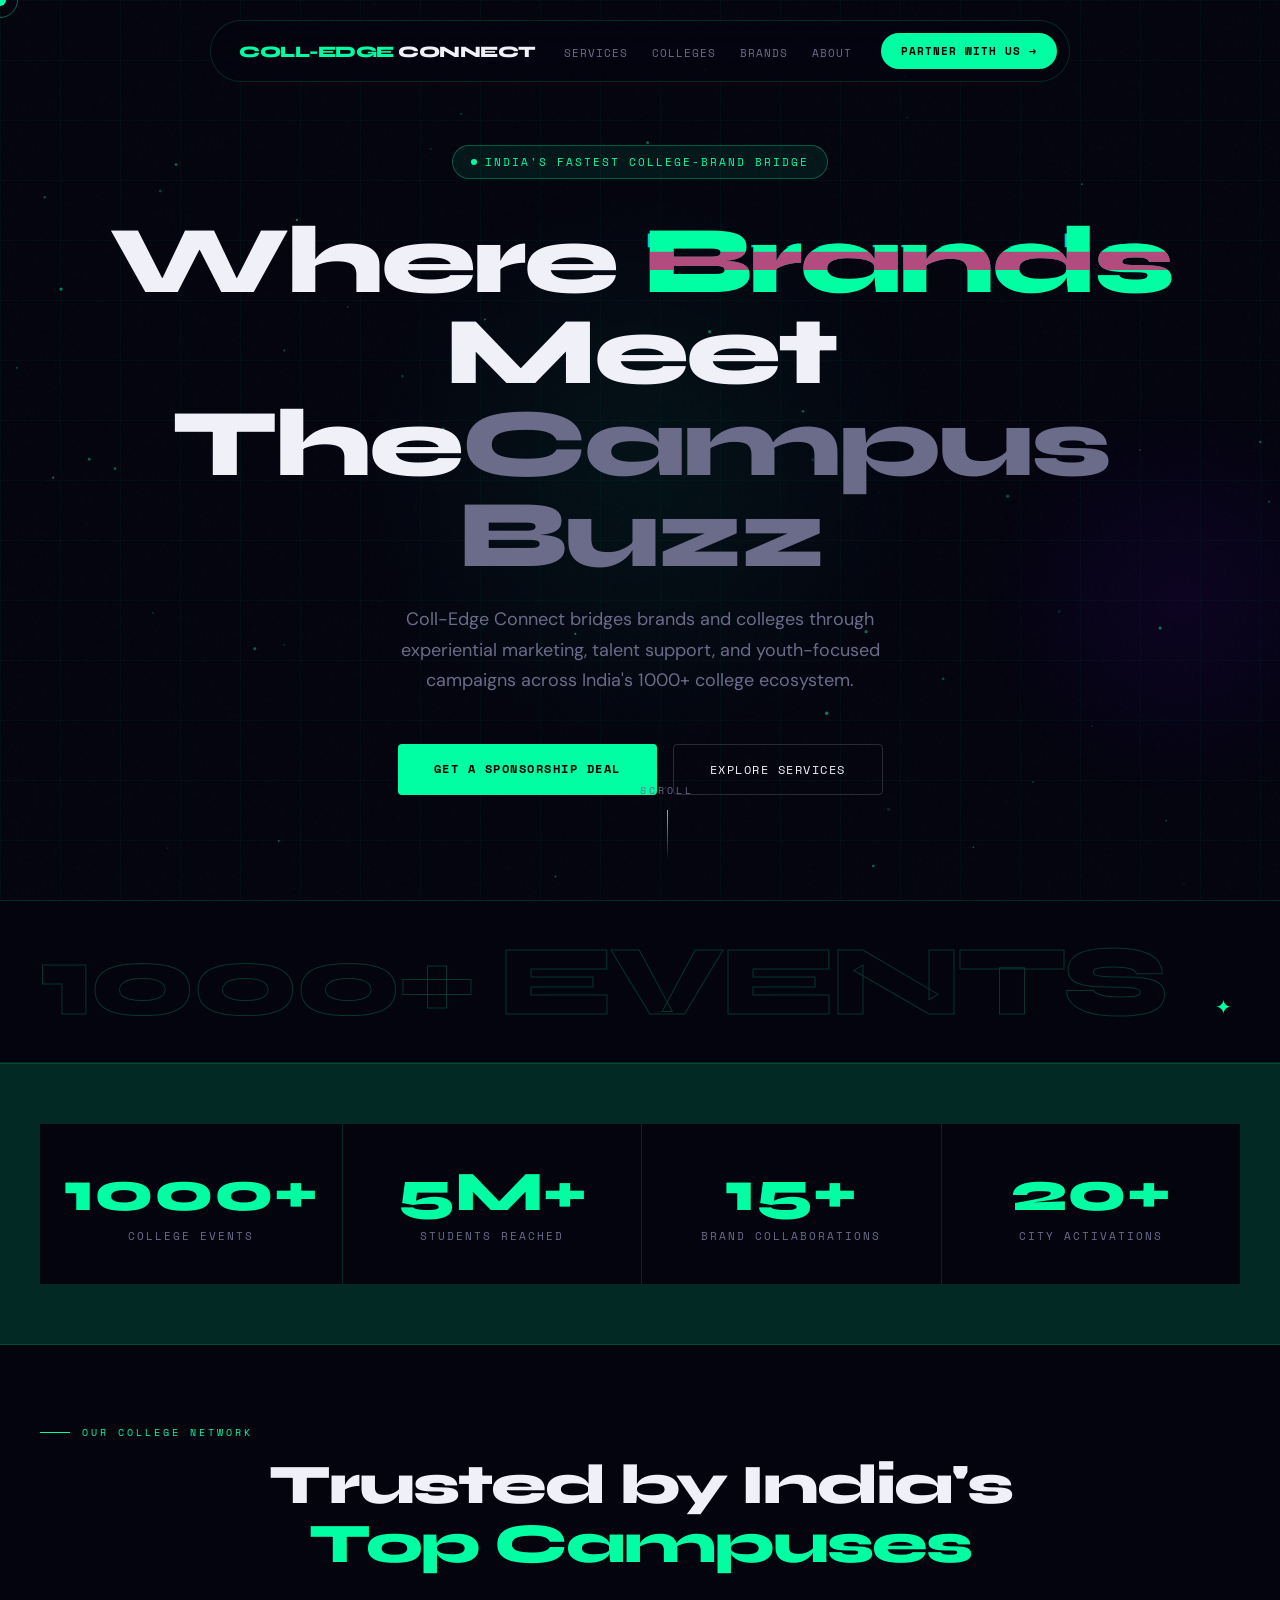
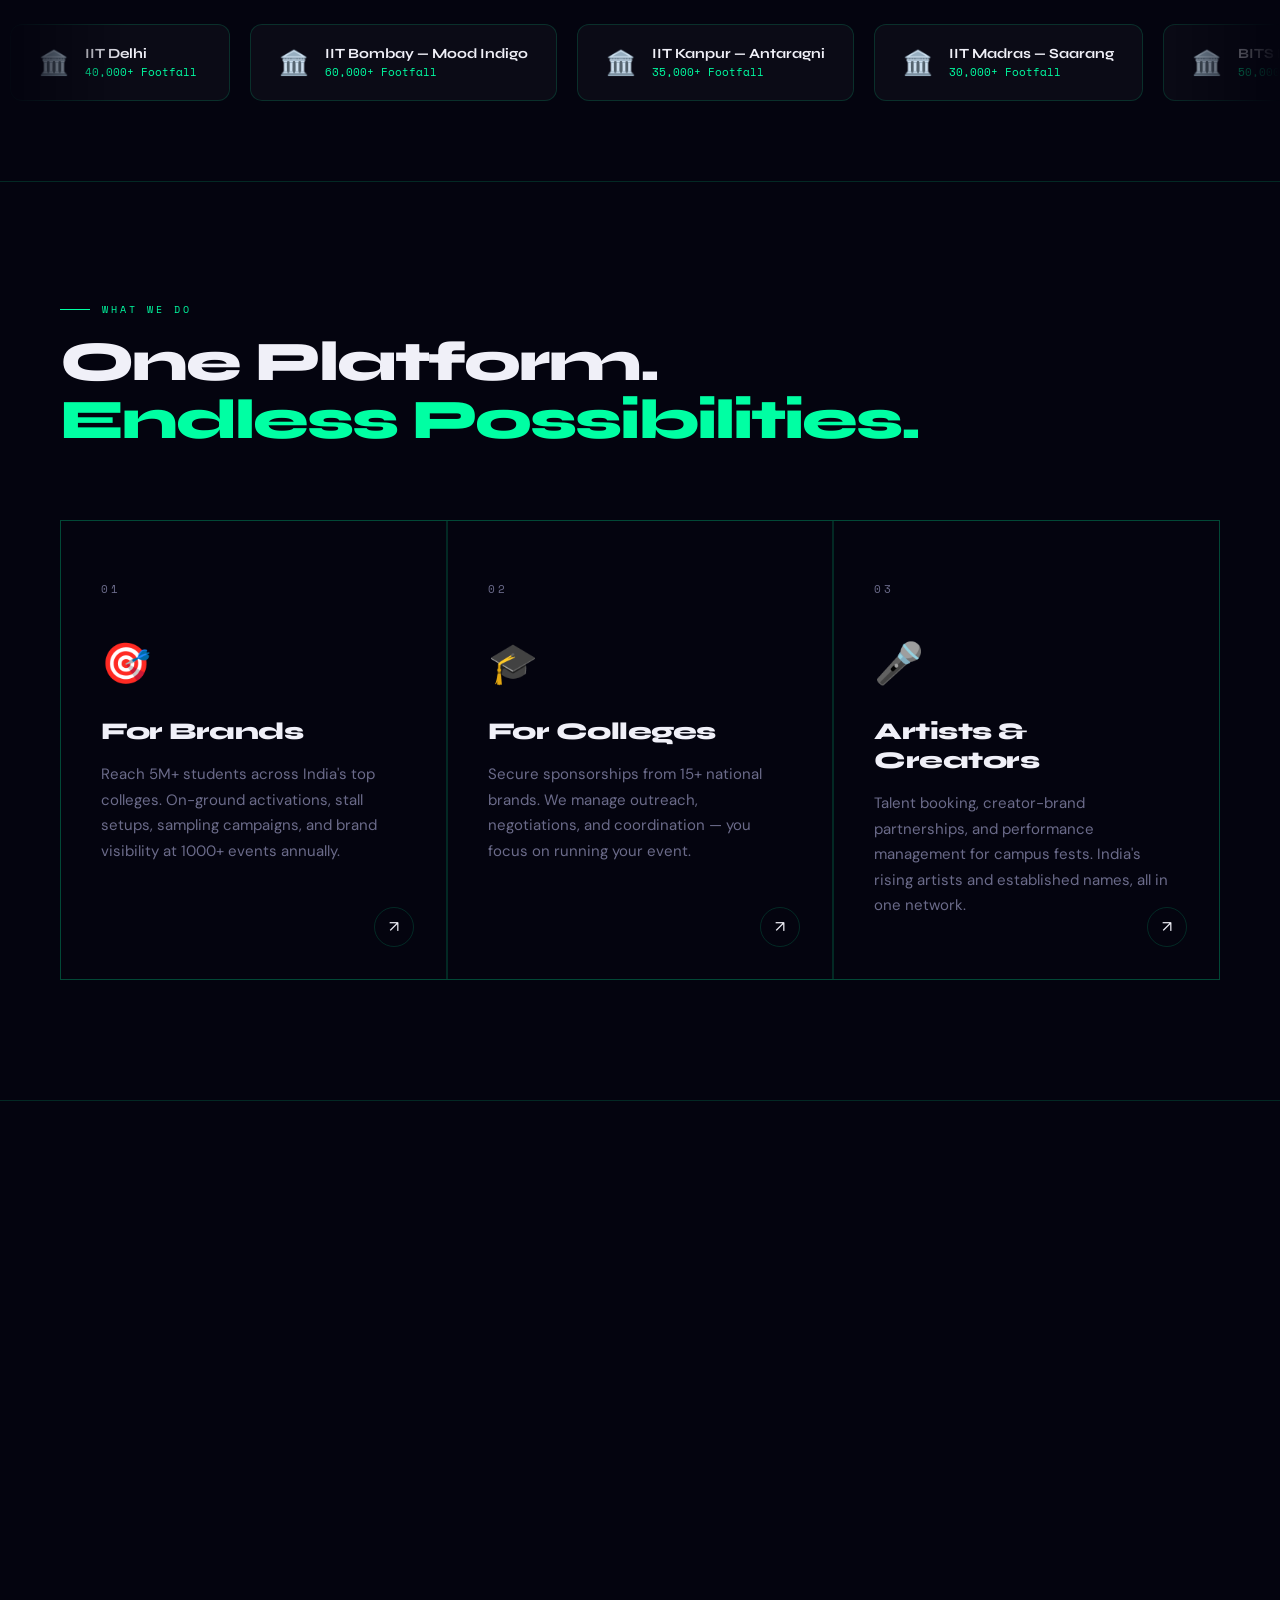
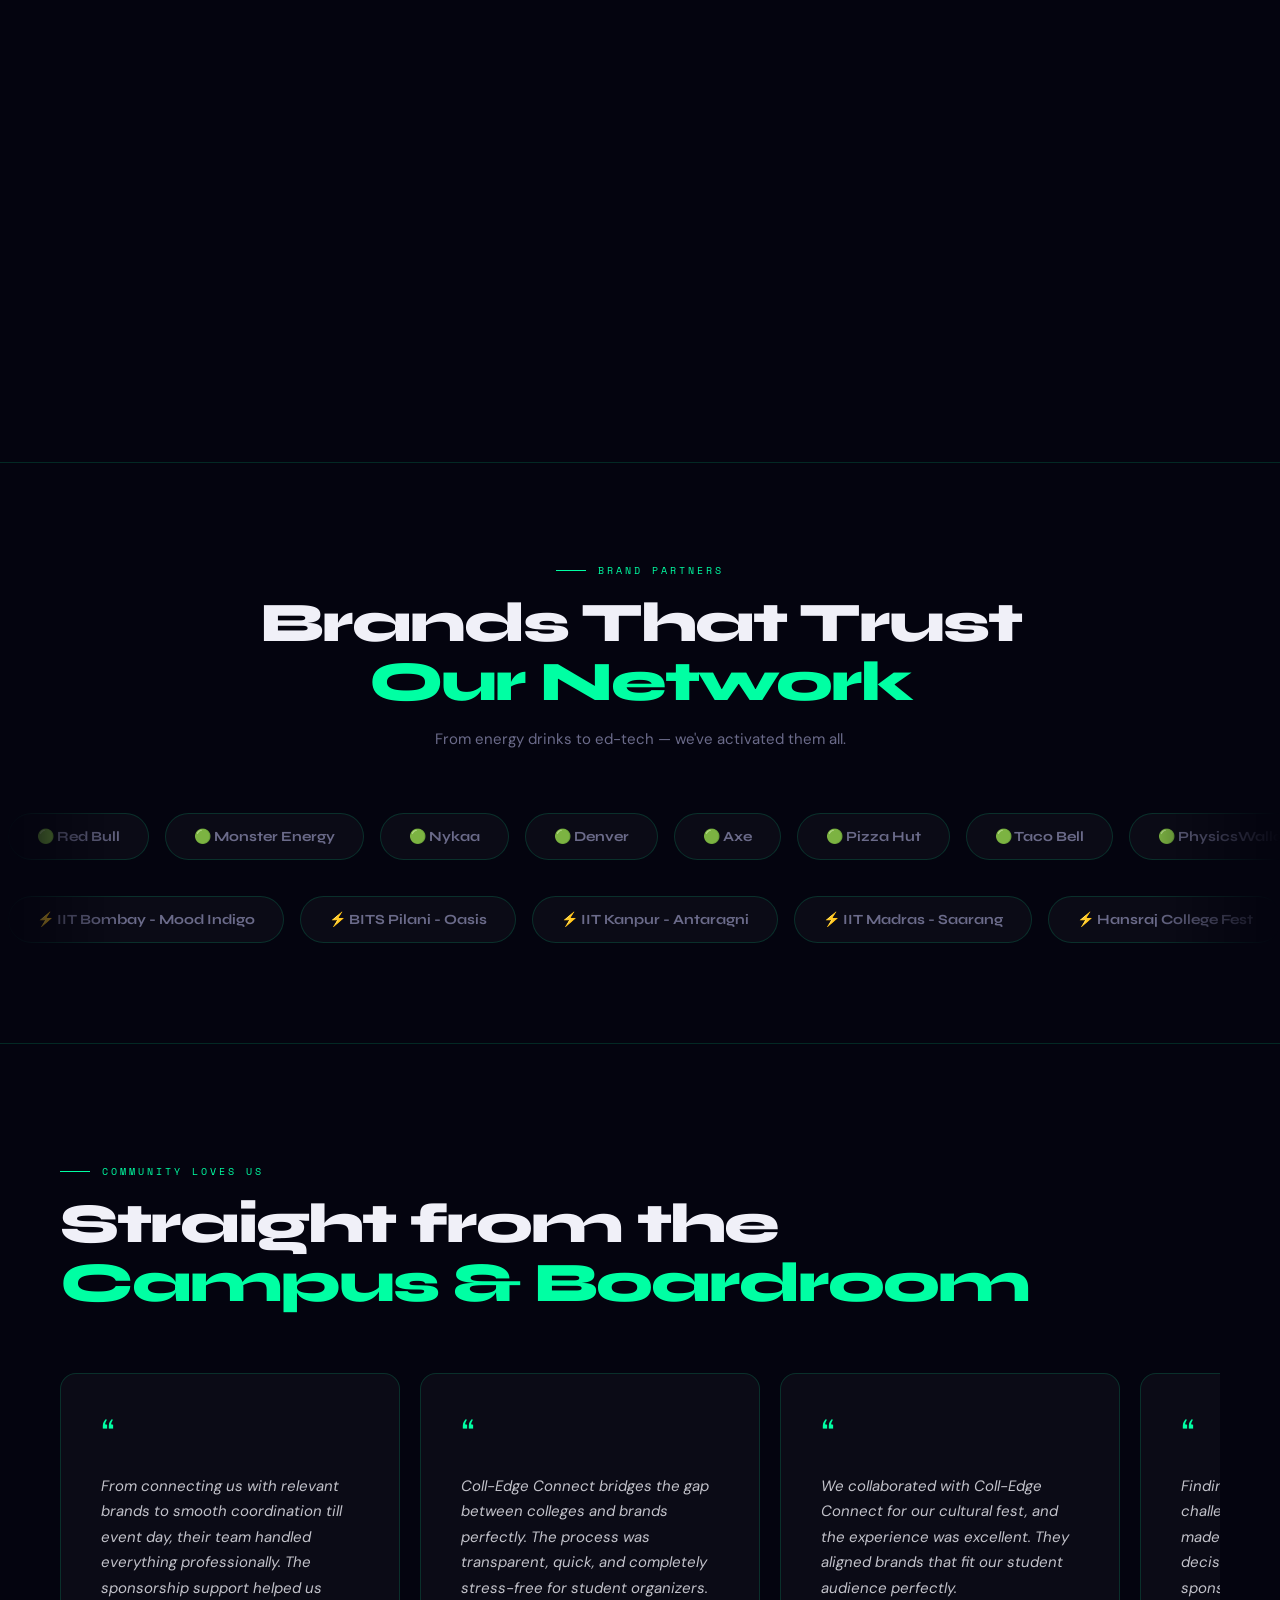
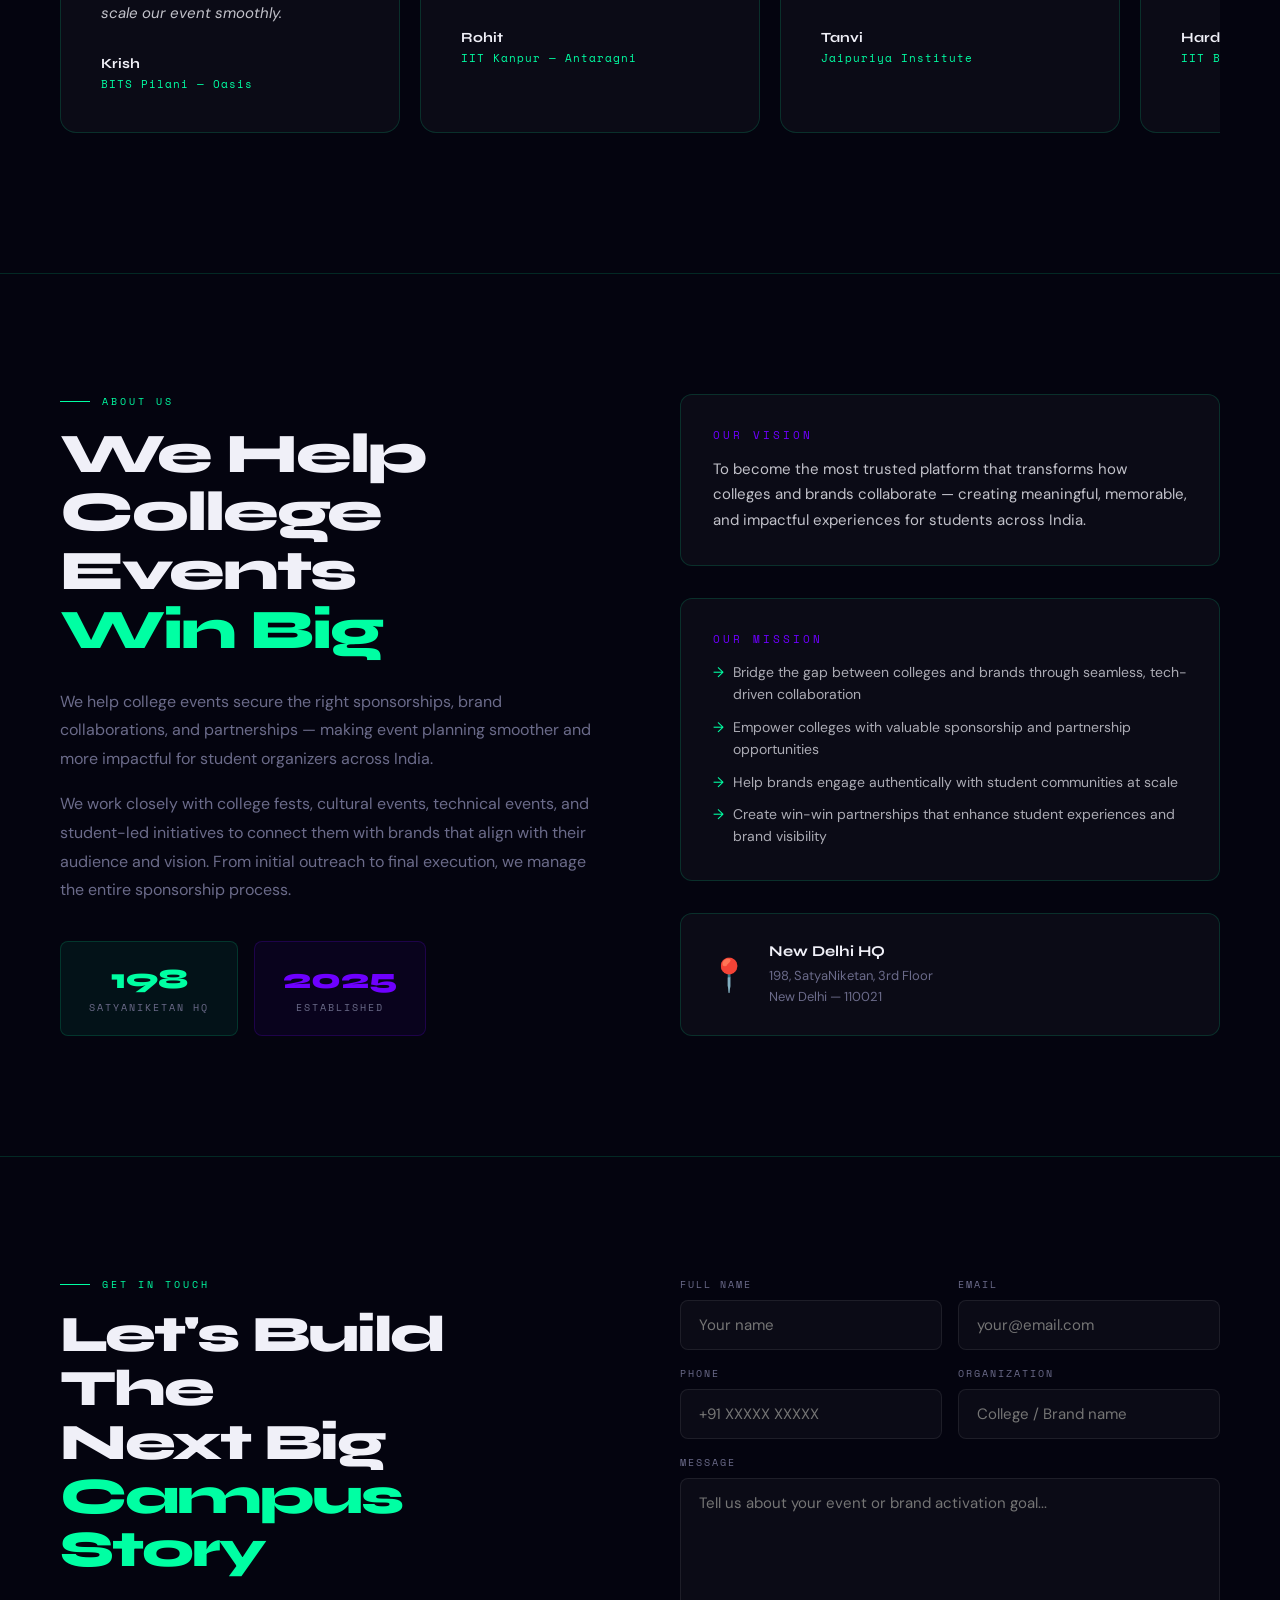
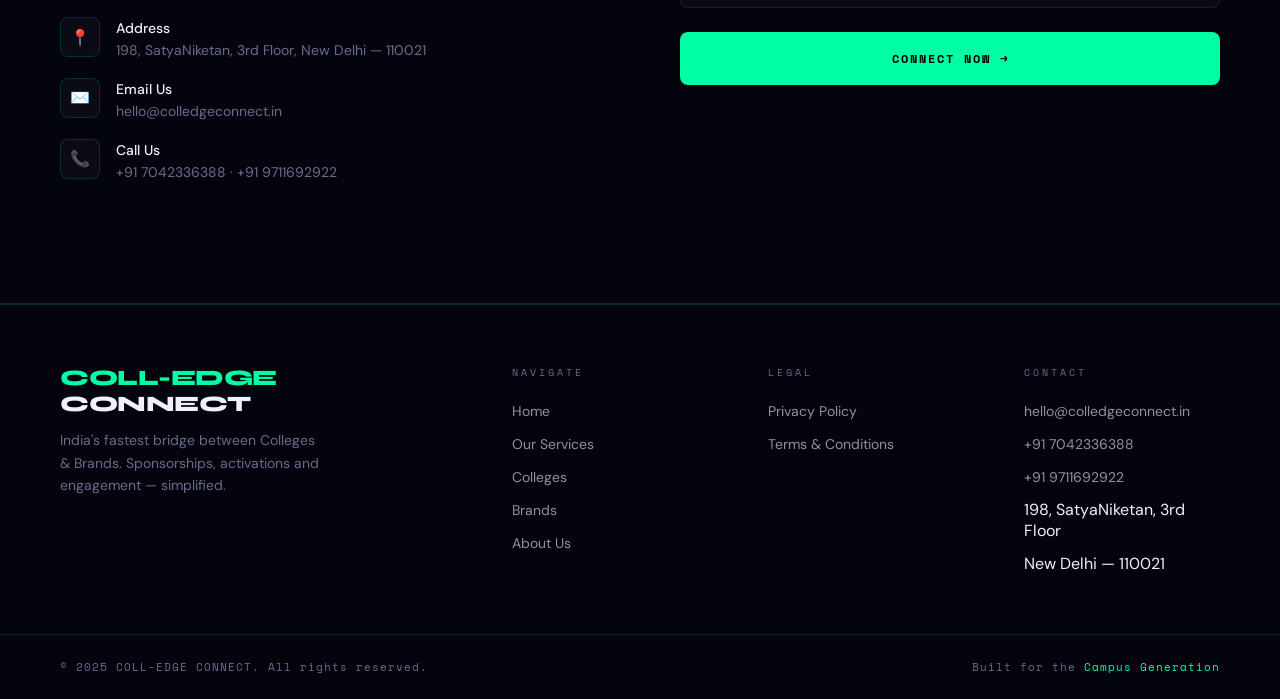
<file: Coll-Edge Connect _ Where Brands Meet The Campus Buzz.html>
<!DOCTYPE html>
<!-- saved from url=(0027)https://colledgeconnect.in/ -->
<html lang="en"><script src="chrome-extension://eppiocemhmnlbhjplcgkofciiegomcon/content/location/location.js" id="eppiocemhmnlbhjplcgkofciiegomcon"></script><script src="chrome-extension://eppiocemhmnlbhjplcgkofciiegomcon/libs/extend-native-history-api.js"></script><script src="chrome-extension://eppiocemhmnlbhjplcgkofciiegomcon/libs/requests.js"></script><head><meta http-equiv="Content-Type" content="text/html; charset=UTF-8"><meta name="viewport" content="width=device-width, initial-scale=1"><link rel="stylesheet" href="./Coll-Edge Connect _ Where Brands Meet The Campus Buzz_files/2e2e19e8e3b571ac.css" data-precedence="next"><link rel="preload" as="script" fetchpriority="low" href="./Coll-Edge Connect _ Where Brands Meet The Campus Buzz_files/webpack-cb86a99cd2f791d1.js"><script src="./Coll-Edge Connect _ Where Brands Meet The Campus Buzz_files/fd9d1056-4e1a26e2d413ba3c.js" async=""></script><script src="./Coll-Edge Connect _ Where Brands Meet The Campus Buzz_files/23-eb88de87c5d20cc6.js" async=""></script><script src="./Coll-Edge Connect _ Where Brands Meet The Campus Buzz_files/main-app-3bf618b63b7abeec.js" async=""></script><script src="./Coll-Edge Connect _ Where Brands Meet The Campus Buzz_files/231-9137208f21c9bbba.js" async=""></script><script src="./Coll-Edge Connect _ Where Brands Meet The Campus Buzz_files/page-1f8fedb8ec6803e5.js" async=""></script><script src="./Coll-Edge Connect _ Where Brands Meet The Campus Buzz_files/layout-ef5cc91d1432370c.js" async=""></script><title>Coll-Edge Connect | Where Brands Meet The Campus Buzz</title><meta name="description" content="India&#39;s fastest bridge between Colleges &amp; Brands. Sponsorships, activations and engagement — simplified."><script src="./Coll-Edge Connect _ Where Brands Meet The Campus Buzz_files/polyfills-78c92fac7aa8fdd8.js" nomodule=""></script><script bis_use="true" type="text/javascript" charset="utf-8" nonce="" data-dynamic-id="fddf6ab8-3aa6-449d-8ebf-33306584394c" src="chrome-extension://eppiocemhmnlbhjplcgkofciiegomcon/executors/200.js"></script><script bis_use="true" type="text/javascript" charset="utf-8" nonce="" data-dynamic-id="fddf6ab8-3aa6-449d-8ebf-33306584394c" src="chrome-extension://eppiocemhmnlbhjplcgkofciiegomcon/executors/101.js"></script></head><body __processed_adbd7339-27f9-4547-8e18-2f9da7a16ff4__="true" bis_register="[base64]" cz-shortcut-listen="true"><div class="cursor" bis_skin_checked="1" style="left: 876px; top: 519px;"></div><div class="cursor-trail" bis_skin_checked="1" style="left: 876px; top: 519px;"></div><canvas id="bgCanvas" style="position:fixed;inset:0;z-index:0;pointer-events:none" width="1512" height="861"></canvas><div class="grid-bg" bis_skin_checked="1"></div><nav id="navbar" class=""><div class="nav-logo" bis_skin_checked="1">COLL-EDGE<span> CONNECT</span></div><ul class="nav-links"><li><a href="https://colledgeconnect.in/#services">Services</a></li><li><a href="https://colledgeconnect.in/#colleges">Colleges</a></li><li><a href="https://colledgeconnect.in/#brands">Brands</a></li><li><a href="https://colledgeconnect.in/#about">About</a></li></ul><a class="nav-cta nav-cta-desktop" href="https://colledgeconnect.in/#contact">Partner With Us →</a><button class="hamburger" aria-label="Open menu"><span></span><span></span><span></span></button></nav><div class="sidebar-overlay" bis_skin_checked="1"></div><aside class="sidebar"><div class="sidebar-header" bis_skin_checked="1"><div class="nav-logo" style="font-size:15px" bis_skin_checked="1">COLL-EDGE<span> CONNECT</span></div><button class="sidebar-close" aria-label="Close menu">✕</button></div><nav class="sidebar-nav"><a class="sidebar-link" style="animation-delay:0s" href="https://colledgeconnect.in/#services"><span class="sidebar-link-num">0<!-- -->1</span>Services<span class="sidebar-link-arrow">→</span></a><a class="sidebar-link" style="animation-delay:0.06s" href="https://colledgeconnect.in/#colleges"><span class="sidebar-link-num">0<!-- -->2</span>Colleges<span class="sidebar-link-arrow">→</span></a><a class="sidebar-link" style="animation-delay:0.12s" href="https://colledgeconnect.in/#brands"><span class="sidebar-link-num">0<!-- -->3</span>Brands<span class="sidebar-link-arrow">→</span></a><a class="sidebar-link" style="animation-delay:0.18s" href="https://colledgeconnect.in/#about"><span class="sidebar-link-num">0<!-- -->4</span>About<span class="sidebar-link-arrow">→</span></a><a class="sidebar-link" style="animation-delay:0.24s" href="https://colledgeconnect.in/#contact"><span class="sidebar-link-num">0<!-- -->5</span>Contact<span class="sidebar-link-arrow">→</span></a></nav><div class="sidebar-footer" bis_skin_checked="1"><a class="btn-primary" style="display:block;text-align:center" href="https://colledgeconnect.in/#contact">Partner With Us →</a><div class="sidebar-contact" bis_skin_checked="1"><a href="tel:+917042336388">+91 7042336388</a><a href="mailto:hello@colledgeconnect.in">hello@colledgeconnect.in</a></div></div></aside><section class="hero"><div class="hero-orb" bis_skin_checked="1"></div><div class="hero-orb2" bis_skin_checked="1"></div><div class="hero-badge" bis_skin_checked="1"><span class="badge-dot"></span>India's Fastest College-Brand Bridge</div><h1 class="hero-title"><span class="line1">Where <span class="accent" data-text="Brands">Brands</span></span><span class="line1">Meet The</span><span class="line1 dim">Campus Buzz</span></h1><p class="hero-sub">Coll-Edge Connect bridges brands and colleges through experiential marketing, talent support, and youth-focused campaigns across India's 1000+ college ecosystem.</p><div class="hero-actions" bis_skin_checked="1"><a class="btn-primary" href="https://colledgeconnect.in/#contact">Get A Sponsorship Deal</a><a class="btn-ghost" href="https://colledgeconnect.in/#services">Explore Services</a></div><div class="hero-scroll-hint" bis_skin_checked="1"><span>Scroll</span><div class="scroll-line" bis_skin_checked="1"></div></div></section><div class="big-marquee" bis_skin_checked="1"><div class="big-marquee-track" bis_skin_checked="1"><span><span class="big-marquee-item">1000+ EVENTS</span><span class="big-marquee-dot">✦</span></span><span><span class="big-marquee-item">5M+ STUDENTS</span><span class="big-marquee-dot">✦</span></span><span><span class="big-marquee-item">PAN INDIA</span><span class="big-marquee-dot">✦</span></span><span><span class="big-marquee-item">15+ BRANDS</span><span class="big-marquee-dot">✦</span></span><span><span class="big-marquee-item">1000+ EVENTS</span><span class="big-marquee-dot">✦</span></span><span><span class="big-marquee-item">5M+ STUDENTS</span><span class="big-marquee-dot">✦</span></span><span><span class="big-marquee-item">PAN INDIA</span><span class="big-marquee-dot">✦</span></span><span><span class="big-marquee-item">15+ BRANDS</span><span class="big-marquee-dot">✦</span></span></div></div><div class="stats" bis_skin_checked="1"><div class="stat-item reveal visible" style="transition-delay:0s" bis_skin_checked="1"><div class="stat-num" data-count="1000" data-suffix="+" bis_skin_checked="1">1000+</div><div class="stat-label" bis_skin_checked="1">College Events</div></div><div class="stat-item reveal visible" style="transition-delay:0.1s" bis_skin_checked="1"><div class="stat-num" data-count="5" data-suffix="M+" bis_skin_checked="1">5M+</div><div class="stat-label" bis_skin_checked="1">Students Reached</div></div><div class="stat-item reveal visible" style="transition-delay:0.2s" bis_skin_checked="1"><div class="stat-num" data-count="15" data-suffix="+" bis_skin_checked="1">15+</div><div class="stat-label" bis_skin_checked="1">Brand Collaborations</div></div><div class="stat-item reveal visible" style="transition-delay:0.30000000000000004s" bis_skin_checked="1"><div class="stat-num" data-count="20" data-suffix="+" bis_skin_checked="1">20+</div><div class="stat-label" bis_skin_checked="1">City Activations</div></div></div><section class="ticker-section" id="colleges"><div class="ticker-header reveal visible" bis_skin_checked="1"><div class="section-tag" bis_skin_checked="1">Our College Network</div><h2 class="section-title">Trusted by India's<br><span style="color:var(--neon)">Top Campuses</span></h2></div><div class="ticker-inner" bis_skin_checked="1"><div class="ticker-track" bis_skin_checked="1"><div class="college-card" bis_skin_checked="1"><span class="college-icon">🏛️</span><div bis_skin_checked="1"><div class="college-name" bis_skin_checked="1">IIT Delhi</div><div class="college-footfall" bis_skin_checked="1">40,000+ Footfall</div></div></div><div class="college-card" bis_skin_checked="1"><span class="college-icon">🏛️</span><div bis_skin_checked="1"><div class="college-name" bis_skin_checked="1">IIT Bombay — Mood Indigo</div><div class="college-footfall" bis_skin_checked="1">60,000+ Footfall</div></div></div><div class="college-card" bis_skin_checked="1"><span class="college-icon">🏛️</span><div bis_skin_checked="1"><div class="college-name" bis_skin_checked="1">IIT Kanpur — Antaragni</div><div class="college-footfall" bis_skin_checked="1">35,000+ Footfall</div></div></div><div class="college-card" bis_skin_checked="1"><span class="college-icon">🏛️</span><div bis_skin_checked="1"><div class="college-name" bis_skin_checked="1">IIT Madras — Saarang</div><div class="college-footfall" bis_skin_checked="1">30,000+ Footfall</div></div></div><div class="college-card" bis_skin_checked="1"><span class="college-icon">🏛️</span><div bis_skin_checked="1"><div class="college-name" bis_skin_checked="1">BITS Pilani — Oasis</div><div class="college-footfall" bis_skin_checked="1">50,000+ Footfall</div></div></div><div class="college-card" bis_skin_checked="1"><span class="college-icon">🎓</span><div bis_skin_checked="1"><div class="college-name" bis_skin_checked="1">Hansraj College</div><div class="college-footfall" bis_skin_checked="1">20,000+ Footfall</div></div></div><div class="college-card" bis_skin_checked="1"><span class="college-icon">🎓</span><div bis_skin_checked="1"><div class="college-name" bis_skin_checked="1">IP University</div><div class="college-footfall" bis_skin_checked="1">25,000+ Footfall</div></div></div><div class="college-card" bis_skin_checked="1"><span class="college-icon">🎓</span><div bis_skin_checked="1"><div class="college-name" bis_skin_checked="1">Lady Irwin College</div><div class="college-footfall" bis_skin_checked="1">15,000+ Footfall</div></div></div><div class="college-card" bis_skin_checked="1"><span class="college-icon">🏫</span><div bis_skin_checked="1"><div class="college-name" bis_skin_checked="1">Jaipuriya Institute</div><div class="college-footfall" bis_skin_checked="1">18,000+ Footfall</div></div></div><div class="college-card" bis_skin_checked="1"><span class="college-icon">🏫</span><div bis_skin_checked="1"><div class="college-name" bis_skin_checked="1">LPU</div><div class="college-footfall" bis_skin_checked="1">1,00,000+ Footfall</div></div></div><div class="college-card" bis_skin_checked="1"><span class="college-icon">🏫</span><div bis_skin_checked="1"><div class="college-name" bis_skin_checked="1">COEP — Impressions</div><div class="college-footfall" bis_skin_checked="1">22,000+ Footfall</div></div></div><div class="college-card" bis_skin_checked="1"><span class="college-icon">🏛️</span><div bis_skin_checked="1"><div class="college-name" bis_skin_checked="1">NIT Trichy</div><div class="college-footfall" bis_skin_checked="1">28,000+ Footfall</div></div></div><div class="college-card" bis_skin_checked="1"><span class="college-icon">🏛️</span><div bis_skin_checked="1"><div class="college-name" bis_skin_checked="1">IIT Delhi</div><div class="college-footfall" bis_skin_checked="1">40,000+ Footfall</div></div></div><div class="college-card" bis_skin_checked="1"><span class="college-icon">🏛️</span><div bis_skin_checked="1"><div class="college-name" bis_skin_checked="1">IIT Bombay — Mood Indigo</div><div class="college-footfall" bis_skin_checked="1">60,000+ Footfall</div></div></div><div class="college-card" bis_skin_checked="1"><span class="college-icon">🏛️</span><div bis_skin_checked="1"><div class="college-name" bis_skin_checked="1">IIT Kanpur — Antaragni</div><div class="college-footfall" bis_skin_checked="1">35,000+ Footfall</div></div></div><div class="college-card" bis_skin_checked="1"><span class="college-icon">🏛️</span><div bis_skin_checked="1"><div class="college-name" bis_skin_checked="1">IIT Madras — Saarang</div><div class="college-footfall" bis_skin_checked="1">30,000+ Footfall</div></div></div><div class="college-card" bis_skin_checked="1"><span class="college-icon">🏛️</span><div bis_skin_checked="1"><div class="college-name" bis_skin_checked="1">BITS Pilani — Oasis</div><div class="college-footfall" bis_skin_checked="1">50,000+ Footfall</div></div></div><div class="college-card" bis_skin_checked="1"><span class="college-icon">🎓</span><div bis_skin_checked="1"><div class="college-name" bis_skin_checked="1">Hansraj College</div><div class="college-footfall" bis_skin_checked="1">20,000+ Footfall</div></div></div><div class="college-card" bis_skin_checked="1"><span class="college-icon">🎓</span><div bis_skin_checked="1"><div class="college-name" bis_skin_checked="1">IP University</div><div class="college-footfall" bis_skin_checked="1">25,000+ Footfall</div></div></div><div class="college-card" bis_skin_checked="1"><span class="college-icon">🎓</span><div bis_skin_checked="1"><div class="college-name" bis_skin_checked="1">Lady Irwin College</div><div class="college-footfall" bis_skin_checked="1">15,000+ Footfall</div></div></div><div class="college-card" bis_skin_checked="1"><span class="college-icon">🏫</span><div bis_skin_checked="1"><div class="college-name" bis_skin_checked="1">Jaipuriya Institute</div><div class="college-footfall" bis_skin_checked="1">18,000+ Footfall</div></div></div><div class="college-card" bis_skin_checked="1"><span class="college-icon">🏫</span><div bis_skin_checked="1"><div class="college-name" bis_skin_checked="1">LPU</div><div class="college-footfall" bis_skin_checked="1">1,00,000+ Footfall</div></div></div><div class="college-card" bis_skin_checked="1"><span class="college-icon">🏫</span><div bis_skin_checked="1"><div class="college-name" bis_skin_checked="1">COEP — Impressions</div><div class="college-footfall" bis_skin_checked="1">22,000+ Footfall</div></div></div><div class="college-card" bis_skin_checked="1"><span class="college-icon">🏛️</span><div bis_skin_checked="1"><div class="college-name" bis_skin_checked="1">NIT Trichy</div><div class="college-footfall" bis_skin_checked="1">28,000+ Footfall</div></div></div></div></div></section><section class="services" id="services"><div class="services-header reveal visible" bis_skin_checked="1"><div class="section-tag" bis_skin_checked="1">What We Do</div><h2 class="section-title">One Platform.<br><span style="color:var(--neon)">Endless Possibilities.</span></h2></div><div class="services-grid reveal visible" bis_skin_checked="1"><div class="service-card" bis_skin_checked="1"><div class="service-num" bis_skin_checked="1">01</div><span class="service-icon">🎯</span><h3 class="service-title">For Brands</h3><p class="service-desc">Reach 5M+ students across India's top colleges. On-ground activations, stall setups, sampling campaigns, and brand visibility at 1000+ events annually.</p><div class="service-arrow" bis_skin_checked="1">↗</div></div><div class="service-card" bis_skin_checked="1"><div class="service-num" bis_skin_checked="1">02</div><span class="service-icon">🎓</span><h3 class="service-title">For Colleges</h3><p class="service-desc">Secure sponsorships from 15+ national brands. We manage outreach, negotiations, and coordination — you focus on running your event.</p><div class="service-arrow" bis_skin_checked="1">↗</div></div><div class="service-card" bis_skin_checked="1"><div class="service-num" bis_skin_checked="1">03</div><span class="service-icon">🎤</span><h3 class="service-title">Artists &amp; Creators</h3><p class="service-desc">Talent booking, creator-brand partnerships, and performance management for campus fests. India's rising artists and established names, all in one network.</p><div class="service-arrow" bis_skin_checked="1">↗</div></div></div></section><section class="why-section"><div class="why-left reveal-left visible" bis_skin_checked="1"><div class="section-tag" bis_skin_checked="1">Why Choose Us</div><h2 class="section-title">Built for the<br><span style="color:var(--neon)">Campus Generation</span></h2><p style="color:var(--muted);font-size:16px;line-height:1.8;margin-top:24px;max-width:400px">We don't just connect brands with colleges — we build experiences that students actually remember and brands actually measure.</p><div style="margin-top:40px" bis_skin_checked="1"><a href="https://colledgeconnect.in/#contact" class="btn-primary">Start A Partnership</a></div></div><div class="why-right" bis_skin_checked="1"><div class="why-card reveal visible" bis_skin_checked="1"><div class="why-card-num" bis_skin_checked="1">01</div><div class="why-card-title" bis_skin_checked="1">Campus-First Approach</div><div class="why-card-desc" bis_skin_checked="1">We understand student culture deeply — building campaigns that resonate authentically.</div></div><div class="why-card reveal visible" bis_skin_checked="1"><div class="why-card-num" bis_skin_checked="1">02</div><div class="why-card-title" bis_skin_checked="1">Pan-India Network</div><div class="why-card-desc" bis_skin_checked="1">From IITs to state colleges, our reach spans 20+ cities and 1000+ college events.</div></div><div class="why-card reveal visible" bis_skin_checked="1"><div class="why-card-num" bis_skin_checked="1">03</div><div class="why-card-title" bis_skin_checked="1">End-to-End Management</div><div class="why-card-desc" bis_skin_checked="1">We handle everything from outreach to on-ground execution, saving you time and stress.</div></div><div class="why-card reveal visible" bis_skin_checked="1"><div class="why-card-num" bis_skin_checked="1">04</div><div class="why-card-title" bis_skin_checked="1">Transparent &amp; Fast</div><div class="why-card-desc" bis_skin_checked="1">Clear communication, quick turnarounds, and no hidden fees. Just results.</div></div></div></section><section class="brands-section" id="brands"><div class="brands-header reveal visible" bis_skin_checked="1"><div class="section-tag" style="justify-content:center" bis_skin_checked="1">Brand Partners</div><h2 class="section-title">Brands That Trust<br><span style="color:var(--neon)">Our Network</span></h2><p style="color:var(--muted);font-size:15px;margin-top:16px;line-height:1.7">From energy drinks to ed-tech — we've activated them all.</p></div><div style="overflow:hidden;mask-image:linear-gradient(90deg, transparent, black 10%, black 90%, transparent);margin-bottom:0" bis_skin_checked="1"><div class="brands-track" bis_skin_checked="1"><div class="brand-pill" bis_skin_checked="1">🟢 Red Bull</div><div class="brand-pill" bis_skin_checked="1">🟢 Monster Energy</div><div class="brand-pill" bis_skin_checked="1">🟢 Nykaa</div><div class="brand-pill" bis_skin_checked="1">🟢 Denver</div><div class="brand-pill" bis_skin_checked="1">🟢 Axe</div><div class="brand-pill" bis_skin_checked="1">🟢 Pizza Hut</div><div class="brand-pill" bis_skin_checked="1">🟢 Taco Bell</div><div class="brand-pill" bis_skin_checked="1">🟢 PhysicsWallah</div><div class="brand-pill" bis_skin_checked="1">🟢 Hell Energy</div><div class="brand-pill" bis_skin_checked="1">🟢 Simba Beer</div><div class="brand-pill" bis_skin_checked="1">🟢 Manforce</div><div class="brand-pill" bis_skin_checked="1">🟢 Super Smelly</div><div class="brand-pill" bis_skin_checked="1">🟢 Woodsmen</div><div class="brand-pill" bis_skin_checked="1">🟢 Woodnote</div><div class="brand-pill" bis_skin_checked="1">🟢 Red Bull</div><div class="brand-pill" bis_skin_checked="1">🟢 Monster Energy</div><div class="brand-pill" bis_skin_checked="1">🟢 Nykaa</div><div class="brand-pill" bis_skin_checked="1">🟢 Denver</div><div class="brand-pill" bis_skin_checked="1">🟢 Axe</div><div class="brand-pill" bis_skin_checked="1">🟢 Pizza Hut</div><div class="brand-pill" bis_skin_checked="1">🟢 Taco Bell</div><div class="brand-pill" bis_skin_checked="1">🟢 PhysicsWallah</div><div class="brand-pill" bis_skin_checked="1">🟢 Hell Energy</div><div class="brand-pill" bis_skin_checked="1">🟢 Simba Beer</div><div class="brand-pill" bis_skin_checked="1">🟢 Manforce</div><div class="brand-pill" bis_skin_checked="1">🟢 Super Smelly</div><div class="brand-pill" bis_skin_checked="1">🟢 Woodsmen</div><div class="brand-pill" bis_skin_checked="1">🟢 Woodnote</div></div></div><div style="overflow:hidden;mask-image:linear-gradient(90deg, transparent, black 10%, black 90%, transparent);margin-top:16px" bis_skin_checked="1"><div class="brands-track2" bis_skin_checked="1"><div class="brand-pill" bis_skin_checked="1">⚡ IIT Bombay - Mood Indigo</div><div class="brand-pill" bis_skin_checked="1">⚡ BITS Pilani - Oasis</div><div class="brand-pill" bis_skin_checked="1">⚡ IIT Kanpur - Antaragni</div><div class="brand-pill" bis_skin_checked="1">⚡ IIT Madras - Saarang</div><div class="brand-pill" bis_skin_checked="1">⚡ Hansraj College Fest</div><div class="brand-pill" bis_skin_checked="1">⚡ COEP - Impressions</div><div class="brand-pill" bis_skin_checked="1">⚡ Lady Irwin Events</div><div class="brand-pill" bis_skin_checked="1">⚡ LPU Festivals</div><div class="brand-pill" bis_skin_checked="1">⚡ IIT Bombay - Mood Indigo</div><div class="brand-pill" bis_skin_checked="1">⚡ BITS Pilani - Oasis</div><div class="brand-pill" bis_skin_checked="1">⚡ IIT Kanpur - Antaragni</div><div class="brand-pill" bis_skin_checked="1">⚡ IIT Madras - Saarang</div><div class="brand-pill" bis_skin_checked="1">⚡ Hansraj College Fest</div><div class="brand-pill" bis_skin_checked="1">⚡ COEP - Impressions</div><div class="brand-pill" bis_skin_checked="1">⚡ Lady Irwin Events</div><div class="brand-pill" bis_skin_checked="1">⚡ LPU Festivals</div></div></div></section><section class="testimonials"><div class="testimonials-header reveal visible" bis_skin_checked="1"><div class="section-tag" bis_skin_checked="1">Community Loves Us</div><h2 class="section-title">Straight from the<br><span style="color:var(--neon)">Campus &amp; Boardroom</span></h2></div><div class="testimonials-scroll" bis_skin_checked="1"><div class="testi-card" bis_skin_checked="1"><div class="testi-quote" bis_skin_checked="1">“</div><p class="testi-text">From connecting us with relevant brands to smooth coordination till event day, their team handled everything professionally. The sponsorship support helped us scale our event smoothly.</p><div class="testi-author" bis_skin_checked="1"><span class="testi-name">Krish</span><span class="testi-org">BITS Pilani — Oasis</span></div></div><div class="testi-card" bis_skin_checked="1"><div class="testi-quote" bis_skin_checked="1">“</div><p class="testi-text">Coll-Edge Connect bridges the gap between colleges and brands perfectly. The process was transparent, quick, and completely stress-free for student organizers.</p><div class="testi-author" bis_skin_checked="1"><span class="testi-name">Rohit</span><span class="testi-org">IIT Kanpur — Antaragni</span></div></div><div class="testi-card" bis_skin_checked="1"><div class="testi-quote" bis_skin_checked="1">“</div><p class="testi-text">We collaborated with Coll-Edge Connect for our cultural fest, and the experience was excellent. They aligned brands that fit our student audience perfectly.</p><div class="testi-author" bis_skin_checked="1"><span class="testi-name">Tanvi</span><span class="testi-org">Jaipuriya Institute</span></div></div><div class="testi-card" bis_skin_checked="1"><div class="testi-quote" bis_skin_checked="1">“</div><p class="testi-text">Finding sponsors is usually challenging, but Coll-Edge Connect made it simple and efficient. Best decision for Mood Indigo's sponsorship this year.</p><div class="testi-author" bis_skin_checked="1"><span class="testi-name">Hardik</span><span class="testi-org">IIT Bombay — Mood Indigo</span></div></div><div class="testi-card" bis_skin_checked="1"><div class="testi-quote" bis_skin_checked="1">“</div><p class="testi-text">Flawless execution across cities — aligned perfectly with our company marketing ideas. The on-ground team delivered way above expectations.</p><div class="testi-author" bis_skin_checked="1"><span class="testi-name">Marketing Head</span><span class="testi-org">Denver</span></div></div><div class="testi-card" bis_skin_checked="1"><div class="testi-quote" bis_skin_checked="1">“</div><p class="testi-text">Amazing brand management by the team over events. Our presence at campus fests drove actual engagement and product sampling at scale.</p><div class="testi-author" bis_skin_checked="1"><span class="testi-name">North Zone Head</span><span class="testi-org">Pizza Hut</span></div></div><div class="testi-card" bis_skin_checked="1"><div class="testi-quote" bis_skin_checked="1">“</div><p class="testi-text">Coll-Edge Connect helped us with easy collaboration and activation in events. Their network is genuinely impressive — IITs, DU, everywhere.</p><div class="testi-author" bis_skin_checked="1"><span class="testi-name">Regional Branch Manager</span><span class="testi-org">Monster Energy</span></div></div><div class="testi-card" bis_skin_checked="1"><div class="testi-quote" bis_skin_checked="1">“</div><p class="testi-text">Last moment saviour in closing crucial deals. When timelines were tight, Coll-Edge Connect came through with exactly the right college partnerships.</p><div class="testi-author" bis_skin_checked="1"><span class="testi-name">Brand Rep</span><span class="testi-org">Nykaa</span></div></div><div class="testi-card" bis_skin_checked="1"><div class="testi-quote" bis_skin_checked="1">“</div><p class="testi-text">Got the best deals with colleges — truly justified work. PhysicsWallah's campus reach multiplied significantly through this partnership.</p><div class="testi-author" bis_skin_checked="1"><span class="testi-name">Brand Marketing Manager</span><span class="testi-org">PhysicsWallah</span></div></div></div></section><section class="about-section" id="about"><div class="about-left reveal-left visible" bis_skin_checked="1"><div class="section-tag" bis_skin_checked="1">About Us</div><h2 class="section-title">We Help<br>College Events<br><span style="color:var(--neon)">Win Big</span></h2><p class="about-para" style="margin-top:28px">We help college events secure the right sponsorships, brand collaborations, and partnerships — making event planning smoother and more impactful for student organizers across India.</p><p class="about-para" style="margin-top:16px">We work closely with college fests, cultural events, technical events, and student-led initiatives to connect them with brands that align with their audience and vision. From initial outreach to final execution, we manage the entire sponsorship process.</p><div style="margin-top:36px;display:flex;gap:16px;flex-wrap:wrap" bis_skin_checked="1"><div style="background:rgba(0,255,163,0.06);border:1px solid var(--border);border-radius:8px;padding:20px 28px;text-align:center" bis_skin_checked="1"><div style="font-family:&#39;Syne&#39;, sans-serif;font-size:28px;font-weight:800;color:var(--neon)" bis_skin_checked="1">198</div><div style="font-family:&#39;Space Mono&#39;, monospace;font-size:10px;color:var(--muted);letter-spacing:2px;margin-top:4px" bis_skin_checked="1">SATYANIKETAN HQ</div></div><div style="background:rgba(110,0,255,0.06);border:1px solid rgba(110,0,255,0.2);border-radius:8px;padding:20px 28px;text-align:center" bis_skin_checked="1"><div style="font-family:&#39;Syne&#39;, sans-serif;font-size:28px;font-weight:800;color:var(--neon2)" bis_skin_checked="1">2025</div><div style="font-family:&#39;Space Mono&#39;, monospace;font-size:10px;color:var(--muted);letter-spacing:2px;margin-top:4px" bis_skin_checked="1">ESTABLISHED</div></div></div></div><div class="about-right reveal-right visible" bis_skin_checked="1"><div class="vision-block" bis_skin_checked="1"><div class="vm-label" bis_skin_checked="1">Our Vision</div><p class="vm-text">To become the most trusted platform that transforms how colleges and brands collaborate — creating meaningful, memorable, and impactful experiences for students across India.</p></div><div class="mission-block" bis_skin_checked="1"><div class="vm-label" bis_skin_checked="1">Our Mission</div><ul class="mission-list"><li>Bridge the gap between colleges and brands through seamless, tech-driven collaboration</li><li>Empower colleges with valuable sponsorship and partnership opportunities</li><li>Help brands engage authentically with student communities at scale</li><li>Create win-win partnerships that enhance student experiences and brand visibility</li></ul></div><div style="background:var(--card);border:1px solid var(--border);border-radius:12px;padding:28px;display:flex;gap:20px;align-items:center" bis_skin_checked="1"><span style="font-size:32px">📍</span><div bis_skin_checked="1"><div style="font-family:&#39;Syne&#39;, sans-serif;font-weight:700;font-size:15px;margin-bottom:6px" bis_skin_checked="1">New Delhi HQ</div><div style="color:var(--muted);font-size:13px;line-height:1.6" bis_skin_checked="1">198, SatyaNiketan, 3rd Floor<br>New Delhi — 110021</div></div></div></div></section><section id="contact" class="contact-section"><div class="reveal-left visible" bis_skin_checked="1"><div class="section-tag" bis_skin_checked="1">Get In Touch</div><h2 style="font-family:&#39;Syne&#39;, sans-serif;font-size:clamp(36px, 4vw, 56px);font-weight:800;letter-spacing:-2px;line-height:1.05;margin-bottom:24px">Let's Build The<br>Next Big<br><span style="color:var(--neon)">Campus Story</span></h2><div style="display:flex;flex-direction:column;gap:16px;margin-top:40px" bis_skin_checked="1"><div style="display:flex;gap:16px;align-items:flex-start" bis_skin_checked="1"><div style="width:40px;height:40px;border:1px solid var(--border);border-radius:8px;display:flex;align-items:center;justify-content:center;font-size:16px;flex-shrink:0;background:var(--card)" bis_skin_checked="1">📍</div><div style="font-size:14px;color:var(--muted);line-height:1.6" bis_skin_checked="1"><strong style="color:var(--white);font-weight:500;display:block">Address</strong>198, SatyaNiketan, 3rd Floor, New Delhi — 110021</div></div><div style="display:flex;gap:16px;align-items:flex-start" bis_skin_checked="1"><div style="width:40px;height:40px;border:1px solid var(--border);border-radius:8px;display:flex;align-items:center;justify-content:center;font-size:16px;flex-shrink:0;background:var(--card)" bis_skin_checked="1">✉️</div><div style="font-size:14px;color:var(--muted);line-height:1.6" bis_skin_checked="1"><strong style="color:var(--white);font-weight:500;display:block">Email Us</strong>hello@colledgeconnect.in</div></div><div style="display:flex;gap:16px;align-items:flex-start" bis_skin_checked="1"><div style="width:40px;height:40px;border:1px solid var(--border);border-radius:8px;display:flex;align-items:center;justify-content:center;font-size:16px;flex-shrink:0;background:var(--card)" bis_skin_checked="1">📞</div><div style="font-size:14px;color:var(--muted);line-height:1.6" bis_skin_checked="1"><strong style="color:var(--white);font-weight:500;display:block">Call Us</strong>+91 7042336388 · +91 9711692922</div></div></div></div><div class="reveal-right visible" bis_skin_checked="1"><div style="display:flex;flex-direction:column;gap:16px" bis_skin_checked="1"><div class="form-row" bis_skin_checked="1"><div style="display:flex;flex-direction:column;gap:8px" bis_skin_checked="1"><label style="font-family:&#39;Space Mono&#39;, monospace;font-size:10px;letter-spacing:2px;color:var(--muted);text-transform:uppercase">Full Name</label><input type="text" placeholder="Your name" style="background:var(--card);border:1px solid rgba(255,255,255,0.08);border-radius:8px;padding:14px 18px;font-family:&#39;DM Sans&#39;, sans-serif;font-size:15px;color:var(--white);outline:none;width:100%;transition:all 0.3s ease;resize:none" name="name" value=""></div><div style="display:flex;flex-direction:column;gap:8px" bis_skin_checked="1"><label style="font-family:&#39;Space Mono&#39;, monospace;font-size:10px;letter-spacing:2px;color:var(--muted);text-transform:uppercase">Email</label><input type="email" placeholder="your@email.com" style="background:var(--card);border:1px solid rgba(255,255,255,0.08);border-radius:8px;padding:14px 18px;font-family:&#39;DM Sans&#39;, sans-serif;font-size:15px;color:var(--white);outline:none;width:100%;transition:all 0.3s ease;resize:none" name="email" value=""></div><div style="display:flex;flex-direction:column;gap:8px" bis_skin_checked="1"><label style="font-family:&#39;Space Mono&#39;, monospace;font-size:10px;letter-spacing:2px;color:var(--muted);text-transform:uppercase">Phone</label><input type="tel" placeholder="+91 XXXXX XXXXX" style="background:var(--card);border:1px solid rgba(255,255,255,0.08);border-radius:8px;padding:14px 18px;font-family:&#39;DM Sans&#39;, sans-serif;font-size:15px;color:var(--white);outline:none;width:100%;transition:all 0.3s ease;resize:none" name="phone" value=""></div><div style="display:flex;flex-direction:column;gap:8px" bis_skin_checked="1"><label style="font-family:&#39;Space Mono&#39;, monospace;font-size:10px;letter-spacing:2px;color:var(--muted);text-transform:uppercase">Organization</label><input type="text" placeholder="College / Brand name" style="background:var(--card);border:1px solid rgba(255,255,255,0.08);border-radius:8px;padding:14px 18px;font-family:&#39;DM Sans&#39;, sans-serif;font-size:15px;color:var(--white);outline:none;width:100%;transition:all 0.3s ease;resize:none" name="organization" value=""></div></div><div style="display:flex;flex-direction:column;gap:8px" bis_skin_checked="1"><label style="font-family:&#39;Space Mono&#39;, monospace;font-size:10px;letter-spacing:2px;color:var(--muted);text-transform:uppercase">Message</label><textarea name="message" placeholder="Tell us about your event or brand activation goal..." rows="5" style="background:var(--card);border:1px solid rgba(255,255,255,0.08);border-radius:8px;padding:14px 18px;font-family:&#39;DM Sans&#39;, sans-serif;font-size:15px;color:var(--white);outline:none;width:100%;transition:all 0.3s ease;resize:none"></textarea></div><button style="background:var(--neon);color:#000;font-family:&#39;Space Mono&#39;, monospace;font-size:12px;font-weight:700;letter-spacing:2px;text-transform:uppercase;border:none;padding:18px;border-radius:8px;cursor:pointer;opacity:1;transition:all 0.3s ease;margin-top:8px">Connect Now →</button></div></div></section><footer><div bis_skin_checked="1"><div class="footer-brand-name" bis_skin_checked="1">COLL-EDGE<span> CONNECT</span></div><p class="footer-tagline">India's fastest bridge between Colleges &amp; Brands. Sponsorships, activations and engagement — simplified.</p></div><div bis_skin_checked="1"><div class="footer-heading" bis_skin_checked="1">Navigate</div><ul class="footer-links"><li><a href="https://colledgeconnect.in/">Home</a></li><li><a href="https://colledgeconnect.in/#services">Our Services</a></li><li><a href="https://colledgeconnect.in/#colleges">Colleges</a></li><li><a href="https://colledgeconnect.in/#brands">Brands</a></li><li><a href="https://colledgeconnect.in/#about">About Us</a></li></ul></div><div bis_skin_checked="1"><div class="footer-heading" bis_skin_checked="1">Legal</div><ul class="footer-links"><li><a href="https://colledgeconnect.in/privacy">Privacy Policy</a></li><li><a href="https://colledgeconnect.in/terms">Terms &amp; Conditions</a></li></ul></div><div bis_skin_checked="1"><div class="footer-heading" bis_skin_checked="1">Contact</div><ul class="footer-links"><li><a href="mailto:hello@colledgeconnect.in">hello@colledgeconnect.in</a></li><li><a href="tel:+917042336388">+91 7042336388</a></li><li><a href="tel:+919711692922">+91 9711692922</a></li><li>198, SatyaNiketan, 3rd Floor</li><li>New Delhi — 110021</li></ul></div></footer><div class="footer-copy" bis_skin_checked="1"><span class="footer-copy-text">© 2025 COLL-EDGE CONNECT. All rights reserved.</span><span class="footer-made">Built for the <span>Campus Generation</span></span></div><script src="./Coll-Edge Connect _ Where Brands Meet The Campus Buzz_files/webpack-cb86a99cd2f791d1.js" async=""></script><script>(self.__next_f=self.__next_f||[]).push([0]);self.__next_f.push([2,null])</script><script>self.__next_f.push([1,"1:HL[\"/_next/static/css/2e2e19e8e3b571ac.css\",\"style\"]\n"])</script><script>self.__next_f.push([1,"2:I[5751,[],\"\"]\n4:I[2116,[\"231\",\"static/chunks/231-9137208f21c9bbba.js\",\"931\",\"static/chunks/app/page-1f8fedb8ec6803e5.js\"],\"default\"]\n5:I[5558,[\"231\",\"static/chunks/231-9137208f21c9bbba.js\",\"931\",\"static/chunks/app/page-1f8fedb8ec6803e5.js\"],\"default\"]\n6:I[231,[\"231\",\"static/chunks/231-9137208f21c9bbba.js\",\"931\",\"static/chunks/app/page-1f8fedb8ec6803e5.js\"],\"\"]\n7:I[4455,[\"231\",\"static/chunks/231-9137208f21c9bbba.js\",\"931\",\"static/chunks/app/page-1f8fedb8ec6803e5.js\"],\"default\"]\n8:I[7334,[\"185\",\"static/chunks/app/layout-ef5cc91d1432370c.js\"],\"default\"]\n9:I[8037,[\"185\",\"static/chunks/app/layout-ef5cc91d1432370c.js\"],\"default\"]\na:I[9275,[],\"\"]\nb:I[1343,[],\"\"]\nd:I[6130,[],\"\"]\ne:[]\n"])</script><script>self.__next_f.push([1,"0:[[[\"$\",\"link\",\"0\",{\"rel\":\"stylesheet\",\"href\":\"/_next/static/css/2e2e19e8e3b571ac.css\",\"precedence\":\"next\",\"crossOrigin\":\"$undefined\"}]],[\"$\",\"$L2\",null,{\"buildId\":\"WrrTCnLrPV2m6ZRCsL38k\",\"assetPrefix\":\"\",\"initialCanonicalUrl\":\"/\",\"initialTree\":[\"\",{\"children\":[\"__PAGE__\",{}]},\"$undefined\",\"$undefined\",true],\"initialSeedData\":[\"\",{\"children\":[\"__PAGE__\",{},[[\"$L3\",[[\"$\",\"$L4\",null,{}],[\"$\",\"$L5\",null,{}],[\"$\",\"section\",null,{\"className\":\"hero\",\"children\":[[\"$\",\"div\",null,{\"className\":\"hero-orb\"}],[\"$\",\"div\",null,{\"className\":\"hero-orb2\"}],[\"$\",\"div\",null,{\"className\":\"hero-badge\",\"children\":[[\"$\",\"span\",null,{\"className\":\"badge-dot\"}],\"India's Fastest College-Brand Bridge\"]}],[\"$\",\"h1\",null,{\"className\":\"hero-title\",\"children\":[[\"$\",\"span\",null,{\"className\":\"line1\",\"children\":[\"Where \",[\"$\",\"span\",null,{\"className\":\"accent\",\"data-text\":\"Brands\",\"children\":\"Brands\"}]]}],[\"$\",\"span\",null,{\"className\":\"line1\",\"children\":\"Meet The\"}],[\"$\",\"span\",null,{\"className\":\"line1 dim\",\"children\":\"Campus Buzz\"}]]}],[\"$\",\"p\",null,{\"className\":\"hero-sub\",\"children\":\"Coll-Edge Connect bridges brands and colleges through experiential marketing, talent support, and youth-focused campaigns across India's 1000+ college ecosystem.\"}],[\"$\",\"div\",null,{\"className\":\"hero-actions\",\"children\":[[\"$\",\"$L6\",null,{\"href\":\"#contact\",\"className\":\"btn-primary\",\"children\":\"Get A Sponsorship Deal\"}],[\"$\",\"$L6\",null,{\"href\":\"#services\",\"className\":\"btn-ghost\",\"children\":\"Explore Services\"}]]}],[\"$\",\"div\",null,{\"className\":\"hero-scroll-hint\",\"children\":[[\"$\",\"span\",null,{\"children\":\"Scroll\"}],[\"$\",\"div\",null,{\"className\":\"scroll-line\"}]]}]]}],[\"$\",\"div\",null,{\"className\":\"big-marquee\",\"children\":[\"$\",\"div\",null,{\"className\":\"big-marquee-track\",\"children\":[[\"$\",\"span\",\"0\",{\"children\":[[\"$\",\"span\",null,{\"className\":\"big-marquee-item\",\"children\":\"1000+ EVENTS\"}],[\"$\",\"span\",null,{\"className\":\"big-marquee-dot\",\"children\":\"✦\"}]]}],[\"$\",\"span\",\"1\",{\"children\":[[\"$\",\"span\",null,{\"className\":\"big-marquee-item\",\"children\":\"5M+ STUDENTS\"}],[\"$\",\"span\",null,{\"className\":\"big-marquee-dot\",\"children\":\"✦\"}]]}],[\"$\",\"span\",\"2\",{\"children\":[[\"$\",\"span\",null,{\"className\":\"big-marquee-item\",\"children\":\"PAN INDIA\"}],[\"$\",\"span\",null,{\"className\":\"big-marquee-dot\",\"children\":\"✦\"}]]}],[\"$\",\"span\",\"3\",{\"children\":[[\"$\",\"span\",null,{\"className\":\"big-marquee-item\",\"children\":\"15+ BRANDS\"}],[\"$\",\"span\",null,{\"className\":\"big-marquee-dot\",\"children\":\"✦\"}]]}],[\"$\",\"span\",\"4\",{\"children\":[[\"$\",\"span\",null,{\"className\":\"big-marquee-item\",\"children\":\"1000+ EVENTS\"}],[\"$\",\"span\",null,{\"className\":\"big-marquee-dot\",\"children\":\"✦\"}]]}],[\"$\",\"span\",\"5\",{\"children\":[[\"$\",\"span\",null,{\"className\":\"big-marquee-item\",\"children\":\"5M+ STUDENTS\"}],[\"$\",\"span\",null,{\"className\":\"big-marquee-dot\",\"children\":\"✦\"}]]}],[\"$\",\"span\",\"6\",{\"children\":[[\"$\",\"span\",null,{\"className\":\"big-marquee-item\",\"children\":\"PAN INDIA\"}],[\"$\",\"span\",null,{\"className\":\"big-marquee-dot\",\"children\":\"✦\"}]]}],[\"$\",\"span\",\"7\",{\"children\":[[\"$\",\"span\",null,{\"className\":\"big-marquee-item\",\"children\":\"15+ BRANDS\"}],[\"$\",\"span\",null,{\"className\":\"big-marquee-dot\",\"children\":\"✦\"}]]}]]}]}],[\"$\",\"div\",null,{\"className\":\"stats\",\"children\":[[\"$\",\"div\",\"College Events\",{\"className\":\"stat-item reveal\",\"style\":{\"transitionDelay\":\"0s\"},\"children\":[[\"$\",\"div\",null,{\"className\":\"stat-num\",\"data-count\":1000,\"data-suffix\":\"+\",\"children\":\"0\"}],[\"$\",\"div\",null,{\"className\":\"stat-label\",\"children\":\"College Events\"}]]}],[\"$\",\"div\",\"Students Reached\",{\"className\":\"stat-item reveal\",\"style\":{\"transitionDelay\":\"0.1s\"},\"children\":[[\"$\",\"div\",null,{\"className\":\"stat-num\",\"data-count\":5,\"data-suffix\":\"M+\",\"children\":\"0\"}],[\"$\",\"div\",null,{\"className\":\"stat-label\",\"children\":\"Students Reached\"}]]}],[\"$\",\"div\",\"Brand Collaborations\",{\"className\":\"stat-item reveal\",\"style\":{\"transitionDelay\":\"0.2s\"},\"children\":[[\"$\",\"div\",null,{\"className\":\"stat-num\",\"data-count\":15,\"data-suffix\":\"+\",\"children\":\"0\"}],[\"$\",\"div\",null,{\"className\":\"stat-label\",\"children\":\"Brand Collaborations\"}]]}],[\"$\",\"div\",\"City Activations\",{\"className\":\"stat-item reveal\",\"style\":{\"transitionDelay\":\"0.30000000000000004s\"},\"children\":[[\"$\",\"div\",null,{\"className\":\"stat-num\",\"data-count\":20,\"data-suffix\":\"+\",\"children\":\"0\"}],[\"$\",\"div\",null,{\"className\":\"stat-label\",\"children\":\"City Activations\"}]]}]]}],[\"$\",\"section\",null,{\"className\":\"ticker-section\",\"id\":\"colleges\",\"children\":[[\"$\",\"div\",null,{\"className\":\"ticker-header reveal\",\"children\":[[\"$\",\"div\",null,{\"className\":\"section-tag\",\"children\":\"Our College Network\"}],[\"$\",\"h2\",null,{\"className\":\"section-title\",\"children\":[\"Trusted by India's\",[\"$\",\"br\",null,{}],[\"$\",\"span\",null,{\"style\":{\"color\":\"var(--neon)\"},\"children\":\"Top Campuses\"}]]}]]}],[\"$\",\"div\",null,{\"className\":\"ticker-inner\",\"children\":[\"$\",\"div\",null,{\"className\":\"ticker-track\",\"children\":[[\"$\",\"div\",\"0\",{\"className\":\"college-card\",\"children\":[[\"$\",\"span\",null,{\"className\":\"college-icon\",\"children\":\"🏛️\"}],[\"$\",\"div\",null,{\"children\":[[\"$\",\"div\",null,{\"className\":\"college-name\",\"children\":\"IIT Delhi\"}],[\"$\",\"div\",null,{\"className\":\"college-footfall\",\"children\":\"40,000+ Footfall\"}]]}]]}],[\"$\",\"div\",\"1\",{\"className\":\"college-card\",\"children\":[[\"$\",\"span\",null,{\"className\":\"college-icon\",\"children\":\"🏛️\"}],[\"$\",\"div\",null,{\"children\":[[\"$\",\"div\",null,{\"className\":\"college-name\",\"children\":\"IIT Bombay — Mood Indigo\"}],[\"$\",\"div\",null,{\"className\":\"college-footfall\",\"children\":\"60,000+ Footfall\"}]]}]]}],[\"$\",\"div\",\"2\",{\"className\":\"college-card\",\"children\":[[\"$\",\"span\",null,{\"className\":\"college-icon\",\"children\":\"🏛️\"}],[\"$\",\"div\",null,{\"children\":[[\"$\",\"div\",null,{\"className\":\"college-name\",\"children\":\"IIT Kanpur — Antaragni\"}],[\"$\",\"div\",null,{\"className\":\"college-footfall\",\"children\":\"35,000+ Footfall\"}]]}]]}],[\"$\",\"div\",\"3\",{\"className\":\"college-card\",\"children\":[[\"$\",\"span\",null,{\"className\":\"college-icon\",\"children\":\"🏛️\"}],[\"$\",\"div\",null,{\"children\":[[\"$\",\"div\",null,{\"className\":\"college-name\",\"children\":\"IIT Madras — Saarang\"}],[\"$\",\"div\",null,{\"className\":\"college-footfall\",\"children\":\"30,000+ Footfall\"}]]}]]}],[\"$\",\"div\",\"4\",{\"className\":\"college-card\",\"children\":[[\"$\",\"span\",null,{\"className\":\"college-icon\",\"children\":\"🏛️\"}],[\"$\",\"div\",null,{\"children\":[[\"$\",\"div\",null,{\"className\":\"college-name\",\"children\":\"BITS Pilani — Oasis\"}],[\"$\",\"div\",null,{\"className\":\"college-footfall\",\"children\":\"50,000+ Footfall\"}]]}]]}],[\"$\",\"div\",\"5\",{\"className\":\"college-card\",\"children\":[[\"$\",\"span\",null,{\"className\":\"college-icon\",\"children\":\"🎓\"}],[\"$\",\"div\",null,{\"children\":[[\"$\",\"div\",null,{\"className\":\"college-name\",\"children\":\"Hansraj College\"}],[\"$\",\"div\",null,{\"className\":\"college-footfall\",\"children\":\"20,000+ Footfall\"}]]}]]}],[\"$\",\"div\",\"6\",{\"className\":\"college-card\",\"children\":[[\"$\",\"span\",null,{\"className\":\"college-icon\",\"children\":\"🎓\"}],[\"$\",\"div\",null,{\"children\":[[\"$\",\"div\",null,{\"className\":\"college-name\",\"children\":\"IP University\"}],[\"$\",\"div\",null,{\"className\":\"college-footfall\",\"children\":\"25,000+ Footfall\"}]]}]]}],[\"$\",\"div\",\"7\",{\"className\":\"college-card\",\"children\":[[\"$\",\"span\",null,{\"className\":\"college-icon\",\"children\":\"🎓\"}],[\"$\",\"div\",null,{\"children\":[[\"$\",\"div\",null,{\"className\":\"college-name\",\"children\":\"Lady Irwin College\"}],[\"$\",\"div\",null,{\"className\":\"college-footfall\",\"children\":\"15,000+ Footfall\"}]]}]]}],[\"$\",\"div\",\"8\",{\"className\":\"college-card\",\"children\":[[\"$\",\"span\",null,{\"className\":\"college-icon\",\"children\":\"🏫\"}],[\"$\",\"div\",null,{\"children\":[[\"$\",\"div\",null,{\"className\":\"college-name\",\"children\":\"Jaipuriya Institute\"}],[\"$\",\"div\",null,{\"className\":\"college-footfall\",\"children\":\"18,000+ Footfall\"}]]}]]}],[\"$\",\"div\",\"9\",{\"className\":\"college-card\",\"children\":[[\"$\",\"span\",null,{\"className\":\"college-icon\",\"children\":\"🏫\"}],[\"$\",\"div\",null,{\"children\":[[\"$\",\"div\",null,{\"className\":\"college-name\",\"children\":\"LPU\"}],[\"$\",\"div\",null,{\"className\":\"college-footfall\",\"children\":\"1,00,000+ Footfall\"}]]}]]}],[\"$\",\"div\",\"10\",{\"className\":\"college-card\",\"children\":[[\"$\",\"span\",null,{\"className\":\"college-icon\",\"children\":\"🏫\"}],[\"$\",\"div\",null,{\"children\":[[\"$\",\"div\",null,{\"className\":\"college-name\",\"children\":\"COEP — Impressions\"}],[\"$\",\"div\",null,{\"className\":\"college-footfall\",\"children\":\"22,000+ Footfall\"}]]}]]}],[\"$\",\"div\",\"11\",{\"className\":\"college-card\",\"children\":[[\"$\",\"span\",null,{\"className\":\"college-icon\",\"children\":\"🏛️\"}],[\"$\",\"div\",null,{\"children\":[[\"$\",\"div\",null,{\"className\":\"college-name\",\"children\":\"NIT Trichy\"}],[\"$\",\"div\",null,{\"className\":\"college-footfall\",\"children\":\"28,000+ Footfall\"}]]}]]}],[\"$\",\"div\",\"12\",{\"className\":\"college-card\",\"children\":[[\"$\",\"span\",null,{\"className\":\"college-icon\",\"children\":\"🏛️\"}],[\"$\",\"div\",null,{\"children\":[[\"$\",\"div\",null,{\"className\":\"college-name\",\"children\":\"IIT Delhi\"}],[\"$\",\"div\",null,{\"className\":\"college-footfall\",\"children\":\"40,000+ Footfall\"}]]}]]}],[\"$\",\"div\",\"13\",{\"className\":\"college-card\",\"children\":[[\"$\",\"span\",null,{\"className\":\"college-icon\",\"children\":\"🏛️\"}],[\"$\",\"div\",null,{\"children\":[[\"$\",\"div\",null,{\"className\":\"college-name\",\"children\":\"IIT Bombay — Mood Indigo\"}],[\"$\",\"div\",null,{\"className\":\"college-footfall\",\"children\":\"60,000+ Footfall\"}]]}]]}],[\"$\",\"div\",\"14\",{\"className\":\"college-card\",\"children\":[[\"$\",\"span\",null,{\"className\":\"college-icon\",\"children\":\"🏛️\"}],[\"$\",\"div\",null,{\"children\":[[\"$\",\"div\",null,{\"className\":\"college-name\",\"children\":\"IIT Kanpur — Antaragni\"}],[\"$\",\"div\",null,{\"className\":\"college-footfall\",\"children\":\"35,000+ Footfall\"}]]}]]}],[\"$\",\"div\",\"15\",{\"className\":\"college-card\",\"children\":[[\"$\",\"span\",null,{\"className\":\"college-icon\",\"children\":\"🏛️\"}],[\"$\",\"div\",null,{\"children\":[[\"$\",\"div\",null,{\"className\":\"college-name\",\"children\":\"IIT Madras — Saarang\"}],[\"$\",\"div\",null,{\"className\":\"college-footfall\",\"children\":\"30,000+ Footfall\"}]]}]]}],[\"$\",\"div\",\"16\",{\"className\":\"college-card\",\"children\":[[\"$\",\"span\",null,{\"className\":\"college-icon\",\"children\":\"🏛️\"}],[\"$\",\"div\",null,{\"children\":[[\"$\",\"div\",null,{\"className\":\"college-name\",\"children\":\"BITS Pilani — Oasis\"}],[\"$\",\"div\",null,{\"className\":\"college-footfall\",\"children\":\"50,000+ Footfall\"}]]}]]}],[\"$\",\"div\",\"17\",{\"className\":\"college-card\",\"children\":[[\"$\",\"span\",null,{\"className\":\"college-icon\",\"children\":\"🎓\"}],[\"$\",\"div\",null,{\"children\":[[\"$\",\"div\",null,{\"className\":\"college-name\",\"children\":\"Hansraj College\"}],[\"$\",\"div\",null,{\"className\":\"college-footfall\",\"children\":\"20,000+ Footfall\"}]]}]]}],[\"$\",\"div\",\"18\",{\"className\":\"college-card\",\"children\":[[\"$\",\"span\",null,{\"className\":\"college-icon\",\"children\":\"🎓\"}],[\"$\",\"div\",null,{\"children\":[[\"$\",\"div\",null,{\"className\":\"college-name\",\"children\":\"IP University\"}],[\"$\",\"div\",null,{\"className\":\"college-footfall\",\"children\":\"25,000+ Footfall\"}]]}]]}],[\"$\",\"div\",\"19\",{\"className\":\"college-card\",\"children\":[[\"$\",\"span\",null,{\"className\":\"college-icon\",\"children\":\"🎓\"}],[\"$\",\"div\",null,{\"children\":[[\"$\",\"div\",null,{\"className\":\"college-name\",\"children\":\"Lady Irwin College\"}],[\"$\",\"div\",null,{\"className\":\"college-footfall\",\"children\":\"15,000+ Footfall\"}]]}]]}],[\"$\",\"div\",\"20\",{\"className\":\"college-card\",\"children\":[[\"$\",\"span\",null,{\"className\":\"college-icon\",\"children\":\"🏫\"}],[\"$\",\"div\",null,{\"children\":[[\"$\",\"div\",null,{\"className\":\"college-name\",\"children\":\"Jaipuriya Institute\"}],[\"$\",\"div\",null,{\"className\":\"college-footfall\",\"children\":\"18,000+ Footfall\"}]]}]]}],[\"$\",\"div\",\"21\",{\"className\":\"college-card\",\"children\":[[\"$\",\"span\",null,{\"className\":\"college-icon\",\"children\":\"🏫\"}],[\"$\",\"div\",null,{\"children\":[[\"$\",\"div\",null,{\"className\":\"college-name\",\"children\":\"LPU\"}],[\"$\",\"div\",null,{\"className\":\"college-footfall\",\"children\":\"1,00,000+ Footfall\"}]]}]]}],[\"$\",\"div\",\"22\",{\"className\":\"college-card\",\"children\":[[\"$\",\"span\",null,{\"className\":\"college-icon\",\"children\":\"🏫\"}],[\"$\",\"div\",null,{\"children\":[[\"$\",\"div\",null,{\"className\":\"college-name\",\"children\":\"COEP — Impressions\"}],[\"$\",\"div\",null,{\"className\":\"college-footfall\",\"children\":\"22,000+ Footfall\"}]]}]]}],[\"$\",\"div\",\"23\",{\"className\":\"college-card\",\"children\":[[\"$\",\"span\",null,{\"className\":\"college-icon\",\"children\":\"🏛️\"}],[\"$\",\"div\",null,{\"children\":[[\"$\",\"div\",null,{\"className\":\"college-name\",\"children\":\"NIT Trichy\"}],[\"$\",\"div\",null,{\"className\":\"college-footfall\",\"children\":\"28,000+ Footfall\"}]]}]]}]]}]}]]}],[\"$\",\"section\",null,{\"className\":\"services\",\"id\":\"services\",\"children\":[[\"$\",\"div\",null,{\"className\":\"services-header reveal\",\"children\":[[\"$\",\"div\",null,{\"className\":\"section-tag\",\"children\":\"What We Do\"}],[\"$\",\"h2\",null,{\"className\":\"section-title\",\"children\":[\"One Platform.\",[\"$\",\"br\",null,{}],[\"$\",\"span\",null,{\"style\":{\"color\":\"var(--neon)\"},\"children\":\"Endless Possibilities.\"}]]}]]}],[\"$\",\"div\",null,{\"className\":\"services-grid reveal\",\"children\":[[\"$\",\"div\",\"01\",{\"className\":\"service-card\",\"children\":[[\"$\",\"div\",null,{\"className\":\"service-num\",\"children\":\"01\"}],[\"$\",\"span\",null,{\"className\":\"service-icon\",\"children\":\"🎯\"}],[\"$\",\"h3\",null,{\"className\":\"service-title\",\"children\":\"For Brands\"}],[\"$\",\"p\",null,{\"className\":\"service-desc\",\"children\":\"Reach 5M+ students across India's top colleges. On-ground activations, stall setups, sampling campaigns, and brand visibility at 1000+ events annually.\"}],[\"$\",\"div\",null,{\"className\":\"service-arrow\",\"children\":\"↗\"}]]}],[\"$\",\"div\",\"02\",{\"className\":\"service-card\",\"children\":[[\"$\",\"div\",null,{\"className\":\"service-num\",\"children\":\"02\"}],[\"$\",\"span\",null,{\"className\":\"service-icon\",\"children\":\"🎓\"}],[\"$\",\"h3\",null,{\"className\":\"service-title\",\"children\":\"For Colleges\"}],[\"$\",\"p\",null,{\"className\":\"service-desc\",\"children\":\"Secure sponsorships from 15+ national brands. We manage outreach, negotiations, and coordination — you focus on running your event.\"}],[\"$\",\"div\",null,{\"className\":\"service-arrow\",\"children\":\"↗\"}]]}],[\"$\",\"div\",\"03\",{\"className\":\"service-card\",\"children\":[[\"$\",\"div\",null,{\"className\":\"service-num\",\"children\":\"03\"}],[\"$\",\"span\",null,{\"className\":\"service-icon\",\"children\":\"🎤\"}],[\"$\",\"h3\",null,{\"className\":\"service-title\",\"children\":\"Artists \u0026 Creators\"}],[\"$\",\"p\",null,{\"className\":\"service-desc\",\"children\":\"Talent booking, creator-brand partnerships, and performance management for campus fests. India's rising artists and established names, all in one network.\"}],[\"$\",\"div\",null,{\"className\":\"service-arrow\",\"children\":\"↗\"}]]}]]}]]}],[\"$\",\"section\",null,{\"className\":\"why-section\",\"children\":[[\"$\",\"div\",null,{\"className\":\"why-left reveal-left\",\"children\":[[\"$\",\"div\",null,{\"className\":\"section-tag\",\"children\":\"Why Choose Us\"}],[\"$\",\"h2\",null,{\"className\":\"section-title\",\"children\":[\"Built for the\",[\"$\",\"br\",null,{}],[\"$\",\"span\",null,{\"style\":{\"color\":\"var(--neon)\"},\"children\":\"Campus Generation\"}]]}],[\"$\",\"p\",null,{\"style\":{\"color\":\"var(--muted)\",\"fontSize\":\"16px\",\"lineHeight\":1.8,\"marginTop\":\"24px\",\"maxWidth\":\"400px\"},\"children\":\"We don't just connect brands with colleges — we build experiences that students actually remember and brands actually measure.\"}],[\"$\",\"div\",null,{\"style\":{\"marginTop\":\"40px\"},\"children\":[\"$\",\"a\",null,{\"href\":\"#contact\",\"className\":\"btn-primary\",\"children\":\"Start A Partnership\"}]}]]}],[\"$\",\"div\",null,{\"className\":\"why-right\",\"children\":[[\"$\",\"div\",\"01\",{\"className\":\"why-card reveal\",\"children\":[[\"$\",\"div\",null,{\"className\":\"why-card-num\",\"children\":\"01\"}],[\"$\",\"div\",null,{\"className\":\"why-card-title\",\"children\":\"Campus-First Approach\"}],[\"$\",\"div\",null,{\"className\":\"why-card-desc\",\"children\":\"We understand student culture deeply — building campaigns that resonate authentically.\"}]]}],[\"$\",\"div\",\"02\",{\"className\":\"why-card reveal\",\"children\":[[\"$\",\"div\",null,{\"className\":\"why-card-num\",\"children\":\"02\"}],[\"$\",\"div\",null,{\"className\":\"why-card-title\",\"children\":\"Pan-India Network\"}],[\"$\",\"div\",null,{\"className\":\"why-card-desc\",\"children\":\"From IITs to state colleges, our reach spans 20+ cities and 1000+ college events.\"}]]}],[\"$\",\"div\",\"03\",{\"className\":\"why-card reveal\",\"children\":[[\"$\",\"div\",null,{\"className\":\"why-card-num\",\"children\":\"03\"}],[\"$\",\"div\",null,{\"className\":\"why-card-title\",\"children\":\"End-to-End Management\"}],[\"$\",\"div\",null,{\"className\":\"why-card-desc\",\"children\":\"We handle everything from outreach to on-ground execution, saving you time and stress.\"}]]}],[\"$\",\"div\",\"04\",{\"className\":\"why-card reveal\",\"children\":[[\"$\",\"div\",null,{\"className\":\"why-card-num\",\"children\":\"04\"}],[\"$\",\"div\",null,{\"className\":\"why-card-title\",\"children\":\"Transparent \u0026 Fast\"}],[\"$\",\"div\",null,{\"className\":\"why-card-desc\",\"children\":\"Clear communication, quick turnarounds, and no hidden fees. Just results.\"}]]}]]}]]}],[\"$\",\"section\",null,{\"className\":\"brands-section\",\"id\":\"brands\",\"children\":[[\"$\",\"div\",null,{\"className\":\"brands-header reveal\",\"children\":[[\"$\",\"div\",null,{\"className\":\"section-tag\",\"style\":{\"justifyContent\":\"center\"},\"children\":\"Brand Partners\"}],[\"$\",\"h2\",null,{\"className\":\"section-title\",\"children\":[\"Brands That Trust\",[\"$\",\"br\",null,{}],[\"$\",\"span\",null,{\"style\":{\"color\":\"var(--neon)\"},\"children\":\"Our Network\"}]]}],[\"$\",\"p\",null,{\"style\":{\"color\":\"var(--muted)\",\"fontSize\":\"15px\",\"marginTop\":\"16px\",\"lineHeight\":1.7},\"children\":\"From energy drinks to ed-tech — we've activated them all.\"}]]}],[\"$\",\"div\",null,{\"style\":{\"overflow\":\"hidden\",\"maskImage\":\"linear-gradient(90deg, transparent, black 10%, black 90%, transparent)\",\"marginBottom\":0},\"children\":[\"$\",\"div\",null,{\"className\":\"brands-track\",\"children\":[[\"$\",\"div\",\"0\",{\"className\":\"brand-pill\",\"children\":\"🟢 Red Bull\"}],[\"$\",\"div\",\"1\",{\"className\":\"brand-pill\",\"children\":\"🟢 Monster Energy\"}],[\"$\",\"div\",\"2\",{\"className\":\"brand-pill\",\"children\":\"🟢 Nykaa\"}],[\"$\",\"div\",\"3\",{\"className\":\"brand-pill\",\"children\":\"🟢 Denver\"}],[\"$\",\"div\",\"4\",{\"className\":\"brand-pill\",\"children\":\"🟢 Axe\"}],[\"$\",\"div\",\"5\",{\"className\":\"brand-pill\",\"children\":\"🟢 Pizza Hut\"}],[\"$\",\"div\",\"6\",{\"className\":\"brand-pill\",\"children\":\"🟢 Taco Bell\"}],[\"$\",\"div\",\"7\",{\"className\":\"brand-pill\",\"children\":\"🟢 PhysicsWallah\"}],[\"$\",\"div\",\"8\",{\"className\":\"brand-pill\",\"children\":\"🟢 Hell Energy\"}],[\"$\",\"div\",\"9\",{\"className\":\"brand-pill\",\"children\":\"🟢 Simba Beer\"}],[\"$\",\"div\",\"10\",{\"className\":\"brand-pill\",\"children\":\"🟢 Manforce\"}],[\"$\",\"div\",\"11\",{\"className\":\"brand-pill\",\"children\":\"🟢 Super Smelly\"}],[\"$\",\"div\",\"12\",{\"className\":\"brand-pill\",\"children\":\"🟢 Woodsmen\"}],[\"$\",\"div\",\"13\",{\"className\":\"brand-pill\",\"children\":\"🟢 Woodnote\"}],[\"$\",\"div\",\"14\",{\"className\":\"brand-pill\",\"children\":\"🟢 Red Bull\"}],[\"$\",\"div\",\"15\",{\"className\":\"brand-pill\",\"children\":\"🟢 Monster Energy\"}],[\"$\",\"div\",\"16\",{\"className\":\"brand-pill\",\"children\":\"🟢 Nykaa\"}],[\"$\",\"div\",\"17\",{\"className\":\"brand-pill\",\"children\":\"🟢 Denver\"}],[\"$\",\"div\",\"18\",{\"className\":\"brand-pill\",\"children\":\"🟢 Axe\"}],[\"$\",\"div\",\"19\",{\"className\":\"brand-pill\",\"children\":\"🟢 Pizza Hut\"}],[\"$\",\"div\",\"20\",{\"className\":\"brand-pill\",\"children\":\"🟢 Taco Bell\"}],[\"$\",\"div\",\"21\",{\"className\":\"brand-pill\",\"children\":\"🟢 PhysicsWallah\"}],[\"$\",\"div\",\"22\",{\"className\":\"brand-pill\",\"children\":\"🟢 Hell Energy\"}],[\"$\",\"div\",\"23\",{\"className\":\"brand-pill\",\"children\":\"🟢 Simba Beer\"}],[\"$\",\"div\",\"24\",{\"className\":\"brand-pill\",\"children\":\"🟢 Manforce\"}],[\"$\",\"div\",\"25\",{\"className\":\"brand-pill\",\"children\":\"🟢 Super Smelly\"}],[\"$\",\"div\",\"26\",{\"className\":\"brand-pill\",\"children\":\"🟢 Woodsmen\"}],[\"$\",\"div\",\"27\",{\"className\":\"brand-pill\",\"children\":\"🟢 Woodnote\"}]]}]}],[\"$\",\"div\",null,{\"style\":{\"overflow\":\"hidden\",\"maskImage\":\"linear-gradient(90deg, transparent, black 10%, black 90%, transparent)\",\"marginTop\":\"16px\"},\"children\":[\"$\",\"div\",null,{\"className\":\"brands-track2\",\"children\":[[\"$\",\"div\",\"0\",{\"className\":\"brand-pill\",\"children\":\"⚡ IIT Bombay - Mood Indigo\"}],[\"$\",\"div\",\"1\",{\"className\":\"brand-pill\",\"children\":\"⚡ BITS Pilani - Oasis\"}],[\"$\",\"div\",\"2\",{\"className\":\"brand-pill\",\"children\":\"⚡ IIT Kanpur - Antaragni\"}],[\"$\",\"div\",\"3\",{\"className\":\"brand-pill\",\"children\":\"⚡ IIT Madras - Saarang\"}],[\"$\",\"div\",\"4\",{\"className\":\"brand-pill\",\"children\":\"⚡ Hansraj College Fest\"}],[\"$\",\"div\",\"5\",{\"className\":\"brand-pill\",\"children\":\"⚡ COEP - Impressions\"}],[\"$\",\"div\",\"6\",{\"className\":\"brand-pill\",\"children\":\"⚡ Lady Irwin Events\"}],[\"$\",\"div\",\"7\",{\"className\":\"brand-pill\",\"children\":\"⚡ LPU Festivals\"}],[\"$\",\"div\",\"8\",{\"className\":\"brand-pill\",\"children\":\"⚡ IIT Bombay - Mood Indigo\"}],[\"$\",\"div\",\"9\",{\"className\":\"brand-pill\",\"children\":\"⚡ BITS Pilani - Oasis\"}],[\"$\",\"div\",\"10\",{\"className\":\"brand-pill\",\"children\":\"⚡ IIT Kanpur - Antaragni\"}],[\"$\",\"div\",\"11\",{\"className\":\"brand-pill\",\"children\":\"⚡ IIT Madras - Saarang\"}],[\"$\",\"div\",\"12\",{\"className\":\"brand-pill\",\"children\":\"⚡ Hansraj College Fest\"}],[\"$\",\"div\",\"13\",{\"className\":\"brand-pill\",\"children\":\"⚡ COEP - Impressions\"}],[\"$\",\"div\",\"14\",{\"className\":\"brand-pill\",\"children\":\"⚡ Lady Irwin Events\"}],[\"$\",\"div\",\"15\",{\"className\":\"brand-pill\",\"children\":\"⚡ LPU Festivals\"}]]}]}]]}],[\"$\",\"section\",null,{\"className\":\"testimonials\",\"children\":[[\"$\",\"div\",null,{\"className\":\"testimonials-header reveal\",\"children\":[[\"$\",\"div\",null,{\"className\":\"section-tag\",\"children\":\"Community Loves Us\"}],[\"$\",\"h2\",null,{\"className\":\"section-title\",\"children\":[\"Straight from the\",[\"$\",\"br\",null,{}],[\"$\",\"span\",null,{\"style\":{\"color\":\"var(--neon)\"},\"children\":\"Campus \u0026 Boardroom\"}]]}]]}],[\"$\",\"div\",null,{\"className\":\"testimonials-scroll\",\"children\":[[\"$\",\"div\",\"0\",{\"className\":\"testi-card\",\"children\":[[\"$\",\"div\",null,{\"className\":\"testi-quote\",\"children\":\"“\"}],[\"$\",\"p\",null,{\"className\":\"testi-text\",\"children\":\"From connecting us with relevant brands to smooth coordination till event day, their team handled everything professionally. The sponsorship support helped us scale our event smoothly.\"}],[\"$\",\"div\",null,{\"className\":\"testi-author\",\"children\":[[\"$\",\"span\",null,{\"className\":\"testi-name\",\"children\":\"Krish\"}],[\"$\",\"span\",null,{\"className\":\"testi-org\",\"children\":\"BITS Pilani — Oasis\"}]]}]]}],[\"$\",\"div\",\"1\",{\"className\":\"testi-card\",\"children\":[[\"$\",\"div\",null,{\"className\":\"testi-quote\",\"children\":\"“\"}],[\"$\",\"p\",null,{\"className\":\"testi-text\",\"children\":\"Coll-Edge Connect bridges the gap between colleges and brands perfectly. The process was transparent, quick, and completely stress-free for student organizers.\"}],[\"$\",\"div\",null,{\"className\":\"testi-author\",\"children\":[[\"$\",\"span\",null,{\"className\":\"testi-name\",\"children\":\"Rohit\"}],[\"$\",\"span\",null,{\"className\":\"testi-org\",\"children\":\"IIT Kanpur — Antaragni\"}]]}]]}],[\"$\",\"div\",\"2\",{\"className\":\"testi-card\",\"children\":[[\"$\",\"div\",null,{\"className\":\"testi-quote\",\"children\":\"“\"}],[\"$\",\"p\",null,{\"className\":\"testi-text\",\"children\":\"We collaborated with Coll-Edge Connect for our cultural fest, and the experience was excellent. They aligned brands that fit our student audience perfectly.\"}],[\"$\",\"div\",null,{\"className\":\"testi-author\",\"children\":[[\"$\",\"span\",null,{\"className\":\"testi-name\",\"children\":\"Tanvi\"}],[\"$\",\"span\",null,{\"className\":\"testi-org\",\"children\":\"Jaipuriya Institute\"}]]}]]}],[\"$\",\"div\",\"3\",{\"className\":\"testi-card\",\"children\":[[\"$\",\"div\",null,{\"className\":\"testi-quote\",\"children\":\"“\"}],[\"$\",\"p\",null,{\"className\":\"testi-text\",\"children\":\"Finding sponsors is usually challenging, but Coll-Edge Connect made it simple and efficient. Best decision for Mood Indigo's sponsorship this year.\"}],[\"$\",\"div\",null,{\"className\":\"testi-author\",\"children\":[[\"$\",\"span\",null,{\"className\":\"testi-name\",\"children\":\"Hardik\"}],[\"$\",\"span\",null,{\"className\":\"testi-org\",\"children\":\"IIT Bombay — Mood Indigo\"}]]}]]}],[\"$\",\"div\",\"4\",{\"className\":\"testi-card\",\"children\":[[\"$\",\"div\",null,{\"className\":\"testi-quote\",\"children\":\"“\"}],[\"$\",\"p\",null,{\"className\":\"testi-text\",\"children\":\"Flawless execution across cities — aligned perfectly with our company marketing ideas. The on-ground team delivered way above expectations.\"}],[\"$\",\"div\",null,{\"className\":\"testi-author\",\"children\":[[\"$\",\"span\",null,{\"className\":\"testi-name\",\"children\":\"Marketing Head\"}],[\"$\",\"span\",null,{\"className\":\"testi-org\",\"children\":\"Denver\"}]]}]]}],[\"$\",\"div\",\"5\",{\"className\":\"testi-card\",\"children\":[[\"$\",\"div\",null,{\"className\":\"testi-quote\",\"children\":\"“\"}],[\"$\",\"p\",null,{\"className\":\"testi-text\",\"children\":\"Amazing brand management by the team over events. Our presence at campus fests drove actual engagement and product sampling at scale.\"}],[\"$\",\"div\",null,{\"className\":\"testi-author\",\"children\":[[\"$\",\"span\",null,{\"className\":\"testi-name\",\"children\":\"North Zone Head\"}],[\"$\",\"span\",null,{\"className\":\"testi-org\",\"children\":\"Pizza Hut\"}]]}]]}],[\"$\",\"div\",\"6\",{\"className\":\"testi-card\",\"children\":[[\"$\",\"div\",null,{\"className\":\"testi-quote\",\"children\":\"“\"}],[\"$\",\"p\",null,{\"className\":\"testi-text\",\"children\":\"Coll-Edge Connect helped us with easy collaboration and activation in events. Their network is genuinely impressive — IITs, DU, everywhere.\"}],[\"$\",\"div\",null,{\"className\":\"testi-author\",\"children\":[[\"$\",\"span\",null,{\"className\":\"testi-name\",\"children\":\"Regional Branch Manager\"}],[\"$\",\"span\",null,{\"className\":\"testi-org\",\"children\":\"Monster Energy\"}]]}]]}],[\"$\",\"div\",\"7\",{\"className\":\"testi-card\",\"children\":[[\"$\",\"div\",null,{\"className\":\"testi-quote\",\"children\":\"“\"}],[\"$\",\"p\",null,{\"className\":\"testi-text\",\"children\":\"Last moment saviour in closing crucial deals. When timelines were tight, Coll-Edge Connect came through with exactly the right college partnerships.\"}],[\"$\",\"div\",null,{\"className\":\"testi-author\",\"children\":[[\"$\",\"span\",null,{\"className\":\"testi-name\",\"children\":\"Brand Rep\"}],[\"$\",\"span\",null,{\"className\":\"testi-org\",\"children\":\"Nykaa\"}]]}]]}],[\"$\",\"div\",\"8\",{\"className\":\"testi-card\",\"children\":[[\"$\",\"div\",null,{\"className\":\"testi-quote\",\"children\":\"“\"}],[\"$\",\"p\",null,{\"className\":\"testi-text\",\"children\":\"Got the best deals with colleges — truly justified work. PhysicsWallah's campus reach multiplied significantly through this partnership.\"}],[\"$\",\"div\",null,{\"className\":\"testi-author\",\"children\":[[\"$\",\"span\",null,{\"className\":\"testi-name\",\"children\":\"Brand Marketing Manager\"}],[\"$\",\"span\",null,{\"className\":\"testi-org\",\"children\":\"PhysicsWallah\"}]]}]]}]]}]]}],[\"$\",\"section\",null,{\"className\":\"about-section\",\"id\":\"about\",\"children\":[[\"$\",\"div\",null,{\"className\":\"about-left reveal-left\",\"children\":[[\"$\",\"div\",null,{\"className\":\"section-tag\",\"children\":\"About Us\"}],[\"$\",\"h2\",null,{\"className\":\"section-title\",\"children\":[\"We Help\",[\"$\",\"br\",null,{}],\"College Events\",[\"$\",\"br\",null,{}],[\"$\",\"span\",null,{\"style\":{\"color\":\"var(--neon)\"},\"children\":\"Win Big\"}]]}],[\"$\",\"p\",null,{\"className\":\"about-para\",\"style\":{\"marginTop\":\"28px\"},\"children\":\"We help college events secure the right sponsorships, brand collaborations, and partnerships — making event planning smoother and more impactful for student organizers across India.\"}],[\"$\",\"p\",null,{\"className\":\"about-para\",\"style\":{\"marginTop\":\"16px\"},\"children\":\"We work closely with college fests, cultural events, technical events, and student-led initiatives to connect them with brands that align with their audience and vision. From initial outreach to final execution, we manage the entire sponsorship process.\"}],[\"$\",\"div\",null,{\"style\":{\"marginTop\":\"36px\",\"display\":\"flex\",\"gap\":\"16px\",\"flexWrap\":\"wrap\"},\"children\":[[\"$\",\"div\",null,{\"style\":{\"background\":\"rgba(0,255,163,0.06)\",\"border\":\"1px solid var(--border)\",\"borderRadius\":\"8px\",\"padding\":\"20px 28px\",\"textAlign\":\"center\"},\"children\":[[\"$\",\"div\",null,{\"style\":{\"fontFamily\":\"'Syne', sans-serif\",\"fontSize\":\"28px\",\"fontWeight\":800,\"color\":\"var(--neon)\"},\"children\":\"198\"}],[\"$\",\"div\",null,{\"style\":{\"fontFamily\":\"'Space Mono', monospace\",\"fontSize\":\"10px\",\"color\":\"var(--muted)\",\"letterSpacing\":\"2px\",\"marginTop\":\"4px\"},\"children\":\"SATYANIKETAN HQ\"}]]}],[\"$\",\"div\",null,{\"style\":{\"background\":\"rgba(110,0,255,0.06)\",\"border\":\"1px solid rgba(110,0,255,0.2)\",\"borderRadius\":\"8px\",\"padding\":\"20px 28px\",\"textAlign\":\"center\"},\"children\":[[\"$\",\"div\",null,{\"style\":{\"fontFamily\":\"'Syne', sans-serif\",\"fontSize\":\"28px\",\"fontWeight\":800,\"color\":\"var(--neon2)\"},\"children\":\"2025\"}],[\"$\",\"div\",null,{\"style\":{\"fontFamily\":\"'Space Mono', monospace\",\"fontSize\":\"10px\",\"color\":\"var(--muted)\",\"letterSpacing\":\"2px\",\"marginTop\":\"4px\"},\"children\":\"ESTABLISHED\"}]]}]]}]]}],[\"$\",\"div\",null,{\"className\":\"about-right reveal-right\",\"children\":[[\"$\",\"div\",null,{\"className\":\"vision-block\",\"children\":[[\"$\",\"div\",null,{\"className\":\"vm-label\",\"children\":\"Our Vision\"}],[\"$\",\"p\",null,{\"className\":\"vm-text\",\"children\":\"To become the most trusted platform that transforms how colleges and brands collaborate — creating meaningful, memorable, and impactful experiences for students across India.\"}]]}],[\"$\",\"div\",null,{\"className\":\"mission-block\",\"children\":[[\"$\",\"div\",null,{\"className\":\"vm-label\",\"children\":\"Our Mission\"}],[\"$\",\"ul\",null,{\"className\":\"mission-list\",\"children\":[[\"$\",\"li\",null,{\"children\":\"Bridge the gap between colleges and brands through seamless, tech-driven collaboration\"}],[\"$\",\"li\",null,{\"children\":\"Empower colleges with valuable sponsorship and partnership opportunities\"}],[\"$\",\"li\",null,{\"children\":\"Help brands engage authentically with student communities at scale\"}],[\"$\",\"li\",null,{\"children\":\"Create win-win partnerships that enhance student experiences and brand visibility\"}]]}]]}],[\"$\",\"div\",null,{\"style\":{\"background\":\"var(--card)\",\"border\":\"1px solid var(--border)\",\"borderRadius\":\"12px\",\"padding\":\"28px\",\"display\":\"flex\",\"gap\":\"20px\",\"alignItems\":\"center\"},\"children\":[[\"$\",\"span\",null,{\"style\":{\"fontSize\":\"32px\"},\"children\":\"📍\"}],[\"$\",\"div\",null,{\"children\":[[\"$\",\"div\",null,{\"style\":{\"fontFamily\":\"'Syne', sans-serif\",\"fontWeight\":700,\"fontSize\":\"15px\",\"marginBottom\":\"6px\"},\"children\":\"New Delhi HQ\"}],[\"$\",\"div\",null,{\"style\":{\"color\":\"var(--muted)\",\"fontSize\":\"13px\",\"lineHeight\":1.6},\"children\":[\"198, SatyaNiketan, 3rd Floor\",[\"$\",\"br\",null,{}],\"New Delhi — 110021\"]}]]}]]}]]}]]}],[\"$\",\"$L7\",null,{}],[[\"$\",\"footer\",null,{\"children\":[[\"$\",\"div\",null,{\"children\":[[\"$\",\"div\",null,{\"className\":\"footer-brand-name\",\"children\":[\"COLL-EDGE\",[\"$\",\"span\",null,{\"children\":\" CONNECT\"}]]}],[\"$\",\"p\",null,{\"className\":\"footer-tagline\",\"children\":\"India's fastest bridge between Colleges \u0026 Brands. Sponsorships, activations and engagement — simplified.\"}]]}],[\"$\",\"div\",null,{\"children\":[[\"$\",\"div\",null,{\"className\":\"footer-heading\",\"children\":\"Navigate\"}],[\"$\",\"ul\",null,{\"className\":\"footer-links\",\"children\":[[\"$\",\"li\",null,{\"children\":[\"$\",\"$L6\",null,{\"href\":\"/\",\"children\":\"Home\"}]}],[\"$\",\"li\",null,{\"children\":[\"$\",\"$L6\",null,{\"href\":\"/#services\",\"children\":\"Our Services\"}]}],[\"$\",\"li\",null,{\"children\":[\"$\",\"$L6\",null,{\"href\":\"/#colleges\",\"children\":\"Colleges\"}]}],[\"$\",\"li\",null,{\"children\":[\"$\",\"$L6\",null,{\"href\":\"/#brands\",\"children\":\"Brands\"}]}],[\"$\",\"li\",null,{\"children\":[\"$\",\"$L6\",null,{\"href\":\"/#about\",\"children\":\"About Us\"}]}]]}]]}],[\"$\",\"div\",null,{\"children\":[[\"$\",\"div\",null,{\"className\":\"footer-heading\",\"children\":\"Legal\"}],[\"$\",\"ul\",null,{\"className\":\"footer-links\",\"children\":[[\"$\",\"li\",null,{\"children\":[\"$\",\"$L6\",null,{\"href\":\"/privacy\",\"children\":\"Privacy Policy\"}]}],[\"$\",\"li\",null,{\"children\":[\"$\",\"$L6\",null,{\"href\":\"/terms\",\"children\":\"Terms \u0026 Conditions\"}]}]]}]]}],[\"$\",\"div\",null,{\"children\":[[\"$\",\"div\",null,{\"className\":\"footer-heading\",\"children\":\"Contact\"}],[\"$\",\"ul\",null,{\"className\":\"footer-links\",\"children\":[[\"$\",\"li\",null,{\"children\":[\"$\",\"a\",null,{\"href\":\"mailto:hello@colledgeconnect.in\",\"children\":\"hello@colledgeconnect.in\"}]}],[\"$\",\"li\",null,{\"children\":[\"$\",\"a\",null,{\"href\":\"tel:+917042336388\",\"children\":\"+91 7042336388\"}]}],[\"$\",\"li\",null,{\"children\":[\"$\",\"a\",null,{\"href\":\"tel:+919711692922\",\"children\":\"+91 9711692922\"}]}],[\"$\",\"li\",null,{\"children\":\"198, SatyaNiketan, 3rd Floor\"}],[\"$\",\"li\",null,{\"children\":\"New Delhi — 110021\"}]]}]]}]]}],[\"$\",\"div\",null,{\"className\":\"footer-copy\",\"children\":[[\"$\",\"span\",null,{\"className\":\"footer-copy-text\",\"children\":\"© 2025 COLL-EDGE CONNECT. All rights reserved.\"}],[\"$\",\"span\",null,{\"className\":\"footer-made\",\"children\":[\"Built for the \",[\"$\",\"span\",null,{\"children\":\"Campus Generation\"}]]}]]}]]]],null],null]},[[\"$\",\"html\",null,{\"lang\":\"en\",\"children\":[\"$\",\"body\",null,{\"children\":[[\"$\",\"$L8\",null,{}],[\"$\",\"$L9\",null,{}],[\"$\",\"div\",null,{\"className\":\"grid-bg\"}],[\"$\",\"$La\",null,{\"parallelRouterKey\":\"children\",\"segmentPath\":[\"children\"],\"error\":\"$undefined\",\"errorStyles\":\"$undefined\",\"errorScripts\":\"$undefined\",\"template\":[\"$\",\"$Lb\",null,{}],\"templateStyles\":\"$undefined\",\"templateScripts\":\"$undefined\",\"notFound\":[[\"$\",\"title\",null,{\"children\":\"404: This page could not be found.\"}],[\"$\",\"div\",null,{\"style\":{\"fontFamily\":\"system-ui,\\\"Segoe UI\\\",Roboto,Helvetica,Arial,sans-serif,\\\"Apple Color Emoji\\\",\\\"Segoe UI Emoji\\\"\",\"height\":\"100vh\",\"textAlign\":\"center\",\"display\":\"flex\",\"flexDirection\":\"column\",\"alignItems\":\"center\",\"justifyContent\":\"center\"},\"children\":[\"$\",\"div\",null,{\"children\":[[\"$\",\"style\",null,{\"dangerouslySetInnerHTML\":{\"__html\":\"body{color:#000;background:#fff;margin:0}.next-error-h1{border-right:1px solid rgba(0,0,0,.3)}@media (prefers-color-scheme:dark){body{color:#fff;background:#000}.next-error-h1{border-right:1px solid rgba(255,255,255,.3)}}\"}}],[\"$\",\"h1\",null,{\"className\":\"next-error-h1\",\"style\":{\"display\":\"inline-block\",\"margin\":\"0 20px 0 0\",\"padding\":\"0 23px 0 0\",\"fontSize\":24,\"fontWeight\":500,\"verticalAlign\":\"top\",\"lineHeight\":\"49px\"},\"children\":\"404\"}],[\"$\",\"div\",null,{\"style\":{\"display\":\"inline-block\"},\"children\":[\"$\",\"h2\",null,{\"style\":{\"fontSize\":14,\"fontWeight\":400,\"lineHeight\":\"49px\",\"margin\":0},\"children\":\"This page could not be found.\"}]}]]}]}]],\"notFoundStyles\":[],\"styles\":null}]]}]}],null],null],\"couldBeIntercepted\":false,\"initialHead\":[null,\"$Lc\"],\"globalErrorComponent\":\"$d\",\"missingSlots\":\"$We\"}]]\n"])</script><script>self.__next_f.push([1,"c:[[\"$\",\"meta\",\"0\",{\"name\":\"viewport\",\"content\":\"width=device-width, initial-scale=1\"}],[\"$\",\"meta\",\"1\",{\"charSet\":\"utf-8\"}],[\"$\",\"title\",\"2\",{\"children\":\"Coll-Edge Connect | Where Brands Meet The Campus Buzz\"}],[\"$\",\"meta\",\"3\",{\"name\":\"description\",\"content\":\"India's fastest bridge between Colleges \u0026 Brands. Sponsorships, activations and engagement — simplified.\"}]]\n3:null\n"])</script><next-route-announcer style="position: absolute;"><template shadowrootmode="open"><div aria-live="assertive" id="__next-route-announcer__" role="alert" style="position: absolute; border: 0px; height: 1px; margin: -1px; padding: 0px; width: 1px; clip: rect(0px, 0px, 0px, 0px); overflow: hidden; white-space: nowrap; overflow-wrap: normal;"></div></template></next-route-announcer></body></html>
</file>
<file: Coll-Edge Connect _ Where Brands Meet The Campus Buzz_files/2e2e19e8e3b571ac.css>
@import url("https://fonts.googleapis.com/css2?family=Syne:wght@400;600;700;800&family=Space+Mono:ital,wght@0,400;0,700;1,400&family=DM+Sans:wght@300;400;500&display=swap");:root{--bg:#04040f;--bg2:#07071a;--neon:#00ffa3;--neon2:#6e00ff;--neon3:#ff006e;--white:#f0f0f8;--muted:#6b6b8a;--card:hsla(0,0%,100%,.03);--border:rgba(0,255,163,.15);--glow:0 0 30px rgba(0,255,163,.2)}*{margin:0;padding:0;box-sizing:border-box}html{scroll-behavior:smooth}body{background:var(--bg);color:var(--white);font-family:DM Sans,sans-serif;overflow-x:hidden;cursor:none}.cursor{width:12px;height:12px;background:var(--neon);border-radius:50%;z-index:9999;mix-blend-mode:screen;transition:background-color .2s ease}.cursor,.cursor-trail{position:fixed;left:0;top:0;pointer-events:none;transform:translate3d(0,0,0) translate(-50%,-50%);will-change:transform}.cursor-trail{width:36px;height:36px;border:1px solid rgba(0,255,163,.4);border-radius:50%;z-index:9998;transition:border-color .2s ease}body:before{content:"";background-image:url("data:image/svg+xml,%3Csvg viewBox='0 0 256 256' xmlns='http://www.w3.org/2000/svg'%3E%3Cfilter id='noise'%3E%3CfeTurbulence type='fractalNoise' baseFrequency='0.9' numOctaves='4' stitchTiles='stitch'/%3E%3C/filter%3E%3Crect width='100%25' height='100%25' filter='url(%23noise)' opacity='0.03'/%3E%3C/svg%3E");z-index:1;opacity:.6}.grid-bg,body:before{position:fixed;inset:0;pointer-events:none}.grid-bg{z-index:0;background-image:linear-gradient(rgba(0,255,163,.03) 1px,transparent 0),linear-gradient(90deg,rgba(0,255,163,.03) 1px,transparent 0);background-size:60px 60px}nav{position:fixed;top:20px;left:50%;transform:translateX(-50%);z-index:1000;display:flex;align-items:center;gap:20px;background:rgba(4,4,15,.6);-webkit-backdrop-filter:blur(20px);backdrop-filter:blur(20px);border:1px solid var(--border);border-radius:50px;padding:12px 12px 12px 28px;transition:all .3s ease;width:min(90vw,860px);justify-content:space-between}nav.scrolled{background:rgba(4,4,15,.9);border-color:rgba(0,255,163,.3)}.nav-logo{font-family:Syne,sans-serif;font-weight:800;font-size:16px;color:var(--neon);letter-spacing:-.5px;white-space:nowrap;flex-shrink:0}.nav-logo span{color:var(--white)}.nav-links{display:flex;gap:24px;list-style:none;flex-shrink:0}.nav-links a{font-family:Space Mono,monospace;font-size:11px;letter-spacing:1px;color:var(--muted);text-decoration:none;text-transform:uppercase;transition:color .3s}.nav-links a:hover{color:var(--neon)}.nav-cta{background:var(--neon);color:#000;font-family:Space Mono,monospace;font-size:11px;font-weight:700;letter-spacing:1px;text-transform:uppercase;border:none;padding:10px 20px;border-radius:50px;cursor:pointer;text-decoration:none;transition:all .3s ease;white-space:nowrap;flex-shrink:0}.nav-cta:hover{background:#fff;transform:scale(1.05)}@media (max-width:1050px) and (min-width:901px){.nav-links{gap:16px}nav{padding:12px 12px 12px 20px;gap:12px}}.hero{position:relative;z-index:2;min-height:100vh;display:flex;flex-direction:column;justify-content:center;text-align:center;padding:120px 20px 80px;overflow:hidden}.hero,.hero-badge{align-items:center}.hero-badge{display:inline-flex;gap:8px;background:rgba(0,255,163,.08);border:1px solid rgba(0,255,163,.3);border-radius:50px;padding:8px 18px;font-family:Space Mono,monospace;font-size:11px;letter-spacing:2px;color:var(--neon);text-transform:uppercase;margin-bottom:36px;animation:fadeUp .8s ease forwards;opacity:0}.badge-dot{width:6px;height:6px;background:var(--neon);border-radius:50%;animation:pulse 2s ease infinite}.hero-title{font-family:Syne,sans-serif;font-weight:800;font-size:clamp(42px,8vw,96px);line-height:.95;letter-spacing:-3px;margin-bottom:24px;animation:fadeUp .8s ease .2s forwards;opacity:0}.hero-title .accent{color:var(--neon);position:relative;display:inline-block}.hero-title .accent:after{content:attr(data-text);position:absolute;left:0;top:0;color:var(--neon3);-webkit-clip-path:polygon(0 40%,100% 40%,100% 60%,0 60%);clip-path:polygon(0 40%,100% 40%,100% 60%,0 60%);animation:glitch 3s infinite;opacity:.7}.hero-sub,.hero-title .dim{color:var(--muted)}.hero-sub{font-size:clamp(14px,2vw,18px);max-width:520px;line-height:1.7;margin:0 auto 48px;animation:fadeUp .8s ease .4s forwards;opacity:0}.hero-actions{display:flex;gap:16px;justify-content:center;flex-wrap:wrap;animation:fadeUp .8s ease .6s forwards;opacity:0}.btn-primary{background:var(--neon);color:#000;font-family:Space Mono,monospace;font-size:12px;font-weight:700;letter-spacing:1.5px;text-transform:uppercase;border:none;padding:16px 36px;border-radius:4px;cursor:pointer;text-decoration:none;transition:all .3s ease;position:relative;overflow:hidden;display:inline-block}.btn-primary:before{content:"";position:absolute;inset:0;background:linear-gradient(90deg,transparent,hsla(0,0%,100%,.3),transparent);transform:translateX(-100%);transition:transform .6s ease}.btn-primary:hover:before{transform:translateX(100%)}.btn-primary:hover{transform:translateY(-2px);box-shadow:0 12px 40px rgba(0,255,163,.4)}.btn-ghost{background:transparent;color:var(--white);font-family:Space Mono,monospace;font-size:12px;letter-spacing:1.5px;text-transform:uppercase;border:1px solid hsla(0,0%,100%,.15);padding:16px 36px;border-radius:4px;cursor:pointer;text-decoration:none;transition:all .3s ease;display:inline-block}.btn-ghost:hover{border-color:var(--neon);color:var(--neon);transform:translateY(-2px)}.hero-scroll-hint{position:absolute;bottom:40px;left:50%;transform:translateX(-50%);font-family:Space Mono,monospace;font-size:10px;letter-spacing:3px;color:var(--muted);text-transform:uppercase;display:flex;flex-direction:column;align-items:center;gap:12px;animation:fadeUp 1s ease 1s forwards;opacity:0}.scroll-line{width:1px;height:50px;background:linear-gradient(to bottom,var(--neon),transparent);animation:scrollDown 2s ease infinite}.hero-orb{width:600px;height:600px;background:radial-gradient(circle,rgba(0,255,163,.06) 0,transparent 70%);animation:float 8s ease infinite}.hero-orb,.hero-orb2{position:absolute;border-radius:50%;pointer-events:none}.hero-orb2{width:400px;height:400px;background:radial-gradient(circle,rgba(110,0,255,.08) 0,transparent 70%);right:-100px;bottom:100px;animation:float 10s ease 2s infinite}.stats{position:relative;z-index:2;padding:60px 40px;display:grid;grid-template-columns:repeat(4,1fr);grid-gap:1px;gap:1px;background:var(--border);border-top:1px solid var(--border);border-bottom:1px solid var(--border)}.stat-item{background:var(--bg);padding:40px 24px;text-align:center;position:relative;transition:background .3s}.stat-item:hover{background:rgba(0,255,163,.04)}.stat-num{font-family:Syne,sans-serif;font-size:clamp(36px,5vw,56px);font-weight:800;color:var(--neon);line-height:1;margin-bottom:8px}.stat-label{font-family:Space Mono,monospace;font-size:11px;letter-spacing:2px;color:var(--muted);text-transform:uppercase}section{position:relative;z-index:2}.section-tag{font-family:Space Mono,monospace;font-size:10px;letter-spacing:3px;color:var(--neon);text-transform:uppercase;margin-bottom:16px;display:flex;align-items:center;gap:12px}.section-tag:before{content:"";display:block;width:30px;height:1px;background:var(--neon)}.section-title{font-family:Syne,sans-serif;font-size:clamp(32px,5vw,56px);font-weight:800;letter-spacing:-2px;line-height:1.05}.big-marquee{position:relative;z-index:2;overflow:hidden;padding:20px 0;border-top:1px solid var(--border);border-bottom:1px solid var(--border)}.big-marquee-track{display:flex;animation:ticker 15s linear infinite;width:max-content}.big-marquee-item{font-family:Syne,sans-serif;font-size:clamp(60px,8vw,100px);font-weight:800;letter-spacing:-4px;color:transparent;-webkit-text-stroke:1px rgba(0,255,163,.2);padding:0 40px;white-space:nowrap;-webkit-user-select:none;-moz-user-select:none;user-select:none;transition:-webkit-text-stroke .3s}.big-marquee-item:hover{-webkit-text-stroke-color:var(--neon)}.big-marquee-dot{font-size:20px;color:var(--neon);align-self:center;padding:0 10px}.ticker-section{padding:80px 0;overflow:hidden;border-bottom:1px solid var(--border)}.ticker-header{text-align:center;margin-bottom:50px;padding:0 40px}.ticker-track{display:flex;gap:0;animation:ticker 30s linear infinite;width:max-content}.ticker-track:hover{animation-play-state:paused}.ticker-inner{overflow:hidden;-webkit-mask-image:linear-gradient(90deg,transparent,#000 10%,#000 90%,transparent);mask-image:linear-gradient(90deg,transparent,#000 10%,#000 90%,transparent);padding-top:25px;padding-bottom:25px;margin-top:-25px;margin-bottom:-25px}.college-card{display:flex;align-items:center;gap:16px;background:var(--card);border:1px solid var(--border);border-radius:12px;padding:20px 28px;margin:0 10px;white-space:nowrap;transition:all .3s ease;min-width:220px}.college-card:hover{background:rgba(0,255,163,.06);border-color:var(--neon);transform:translateY(-4px);box-shadow:var(--glow)}.college-name{font-family:Syne,sans-serif;font-weight:700;font-size:14px;color:var(--white)}.college-footfall{font-family:Space Mono,monospace;font-size:11px;color:var(--neon);margin-top:2px}.college-icon{font-size:24px}.services{padding:120px 60px;border-bottom:1px solid var(--border)}.services-header{margin-bottom:70px}.services-grid{display:grid;grid-template-columns:repeat(3,1fr);grid-gap:2px;gap:2px;background:var(--border);border:1px solid var(--border)}.service-card{background:var(--bg);padding:60px 40px;position:relative;overflow:hidden;transition:all .4s ease;cursor:default}.service-card:before{content:"";position:absolute;bottom:0;left:0;width:100%;height:3px;transform:scaleX(0);transform-origin:left;transition:transform .4s ease}.service-card:first-child:before{background:var(--neon)}.service-card:nth-child(2):before{background:var(--neon2)}.service-card:nth-child(3):before{background:var(--neon3)}.service-card:hover:before{transform:scaleX(1)}.service-card:hover{background:hsla(0,0%,100%,.02);transform:translateY(-4px)}.service-num{font-family:Space Mono,monospace;font-size:11px;color:var(--muted);letter-spacing:3px;margin-bottom:40px}.service-icon{font-size:40px;margin-bottom:28px;display:block}.service-title{font-family:Syne,sans-serif;font-size:24px;font-weight:800;margin-bottom:16px;letter-spacing:-.5px}.service-desc{color:var(--muted);font-size:15px;line-height:1.7}.service-arrow{position:absolute;bottom:32px;right:32px;width:40px;height:40px;border:1px solid var(--border);border-radius:50%;display:flex;align-items:center;justify-content:center;font-size:16px;transition:all .3s ease}.service-card:hover .service-arrow{background:var(--neon);color:#000;border-color:var(--neon);transform:rotate(45deg)}.why-section{padding:120px 60px;border-bottom:1px solid var(--border);display:grid;grid-template-columns:1fr 1fr;grid-gap:80px;gap:80px;align-items:center}.why-right{display:flex;flex-direction:column;gap:2px}.why-card{background:var(--card);border:1px solid var(--border);padding:36px;position:relative;overflow:hidden;transition:all .3s ease}.why-card:before{content:"";position:absolute;top:0;left:0;width:4px;height:100%;background:var(--neon);transform:scaleY(0);transform-origin:top;transition:transform .4s ease}.why-card:hover:before{transform:scaleY(1)}.why-card:hover{background:rgba(0,255,163,.04);padding-left:44px}.why-card-num{font-family:Space Mono,monospace;font-size:11px;color:var(--neon);letter-spacing:2px;margin-bottom:12px}.why-card-title{font-family:Syne,sans-serif;font-size:18px;font-weight:700;margin-bottom:10px}.why-card-desc{color:var(--muted);font-size:14px;line-height:1.6}.brands-section{padding:100px 0;border-bottom:1px solid var(--border);overflow:hidden}.brands-header{text-align:center;padding:0 60px;margin-bottom:60px}.brands-track{animation:ticker 20s linear infinite}.brands-track,.brands-track2{display:flex;width:max-content;align-items:center}.brands-track2{animation:tickerRev 25s linear infinite;margin-top:20px}.brand-pill{background:var(--card);border:1px solid var(--border);border-radius:50px;padding:14px 28px;margin:0 8px;font-family:Syne,sans-serif;font-size:14px;font-weight:700;color:var(--muted);white-space:nowrap;transition:all .3s ease}.brand-pill:hover{color:var(--neon);border-color:var(--neon);background:rgba(0,255,163,.06);box-shadow:var(--glow)}.testimonials{padding:120px 60px;border-bottom:1px solid var(--border);overflow:hidden}.testimonials-header{margin-bottom:60px}.testimonials-scroll{display:flex;gap:20px;overflow-x:auto;padding-top:30px;padding-bottom:30px;margin-top:-30px;margin-bottom:-10px;scrollbar-width:thin;scrollbar-color:var(--neon) transparent;scroll-snap-type:x mandatory}.testimonials-scroll::-webkit-scrollbar{height:3px}.testimonials-scroll::-webkit-scrollbar-thumb{background:var(--neon)}.testi-card{background:var(--card);border:1px solid var(--border);border-radius:16px;padding:40px;min-width:340px;max-width:340px;flex-shrink:0;scroll-snap-align:start;transition:all .3s ease}.testi-card:hover{border-color:var(--neon);transform:translateY(-6px);box-shadow:var(--glow)}.testi-quote{font-size:40px;color:var(--neon);font-family:Syne,sans-serif;line-height:1;margin-bottom:20px}.testi-text{font-size:15px;line-height:1.7;color:rgba(240,240,248,.8);margin-bottom:28px;font-style:italic}.testi-author{display:flex;flex-direction:column;gap:4px}.testi-name{font-family:Syne,sans-serif;font-size:14px;font-weight:700}.testi-org{font-family:Space Mono,monospace;font-size:11px;color:var(--neon);letter-spacing:1px}.about-section{padding:120px 60px;border-bottom:1px solid var(--border);display:grid;grid-template-columns:1fr 1fr;grid-gap:80px;gap:80px;align-items:start}.about-right{display:flex;flex-direction:column;gap:32px}.about-para{color:var(--muted);font-size:16px;line-height:1.8}.mission-block,.vision-block{background:var(--card);border:1px solid var(--border);border-radius:12px;padding:32px}.mission-block:hover,.vision-block:hover{border-color:rgba(110,0,255,.4);background:rgba(110,0,255,.05)}.vm-label{font-family:Space Mono,monospace;font-size:11px;letter-spacing:3px;color:var(--neon2);text-transform:uppercase;margin-bottom:14px}.vm-text{font-size:15px;line-height:1.7;color:rgba(240,240,248,.8)}.mission-list{list-style:none;display:flex;flex-direction:column;gap:10px}.mission-list li{font-size:14px;color:rgba(240,240,248,.7);line-height:1.6;padding-left:20px;position:relative}.mission-list li:before{content:"→";position:absolute;left:0;color:var(--neon)}.contact-section{padding:120px 60px;border-bottom:1px solid var(--border);display:grid;grid-template-columns:1fr 1fr;grid-gap:80px;gap:80px;align-items:start}.contact-tagline{font-family:Syne,sans-serif;font-size:clamp(36px,4vw,56px);font-weight:800;letter-spacing:-2px;line-height:1.05;margin-bottom:24px}.contact-tagline .accent{color:var(--neon)}.contact-info{display:flex;flex-direction:column;gap:16px;margin-top:40px}.contact-item{display:flex;gap:16px;align-items:flex-start}.contact-item-icon{width:40px;height:40px;border:1px solid var(--border);border-radius:8px;display:flex;align-items:center;justify-content:center;font-size:16px;flex-shrink:0;background:var(--card)}.contact-item-text{font-size:14px;color:var(--muted);line-height:1.6}.contact-item-text strong{color:var(--white);font-weight:500;display:block}.contact-form{display:flex;flex-direction:column;gap:16px}.form-row{display:grid;grid-template-columns:1fr 1fr;grid-gap:16px;gap:16px}.form-group{display:flex;flex-direction:column;gap:8px}.form-label{font-family:Space Mono,monospace;font-size:10px;letter-spacing:2px;color:var(--muted);text-transform:uppercase}.form-input,.form-textarea{background:var(--card);border:1px solid hsla(0,0%,100%,.08);border-radius:8px;padding:14px 18px;font-family:DM Sans,sans-serif;font-size:15px;color:var(--white);outline:none;transition:all .3s ease;resize:none}.form-input:focus,.form-textarea:focus{border-color:var(--neon);box-shadow:0 0 0 3px rgba(0,255,163,.1);background:rgba(0,255,163,.03)}.form-input::placeholder,.form-textarea::placeholder{color:var(--muted)}.form-textarea{min-height:120px}.form-submit{background:var(--neon);color:#000;font-family:Space Mono,monospace;font-size:12px;font-weight:700;letter-spacing:2px;text-transform:uppercase;border:none;padding:18px;border-radius:8px;cursor:pointer;transition:all .3s ease;margin-top:8px}.form-submit:hover{transform:translateY(-2px);box-shadow:0 12px 40px rgba(0,255,163,.35)}footer{position:relative;z-index:2;padding:60px;display:grid;grid-template-columns:2fr 1fr 1fr 1fr;grid-gap:60px;gap:60px;border-top:1px solid var(--border)}.footer-brand-name{font-family:Syne,sans-serif;font-size:22px;font-weight:800;color:var(--neon);margin-bottom:12px;letter-spacing:-.5px}.footer-brand-name span{color:var(--white)}.footer-tagline{color:var(--muted);font-size:14px;line-height:1.6;max-width:260px}.footer-heading{font-family:Space Mono,monospace;font-size:10px;letter-spacing:3px;color:var(--muted);text-transform:uppercase;margin-bottom:20px}.footer-links{list-style:none;display:flex;flex-direction:column;gap:12px}.footer-links a{color:rgba(240,240,248,.6);text-decoration:none;font-size:14px;transition:color .2s}.footer-links a:hover{color:var(--neon)}.footer-copy{border-top:1px solid var(--border);padding:24px 60px;display:flex;justify-content:space-between;align-items:center;position:relative;z-index:2}.footer-copy-text,.footer-made{font-family:Space Mono,monospace;font-size:11px;color:var(--muted);letter-spacing:1px}.footer-made span{color:var(--neon)}.reveal{opacity:0;transform:translateY(40px);transition:all .8s cubic-bezier(.16,1,.3,1)}.reveal.visible{opacity:1;transform:translateY(0)}.reveal-left{opacity:0;transform:translateX(-40px);transition:all .8s cubic-bezier(.16,1,.3,1)}.reveal-left.visible{opacity:1;transform:translateX(0)}.reveal-right{opacity:0;transform:translateX(40px);transition:all .8s cubic-bezier(.16,1,.3,1)}.reveal-right.visible{opacity:1;transform:translateX(0)}@keyframes fadeUp{0%{opacity:0;transform:translateY(30px)}to{opacity:1;transform:translateY(0)}}@keyframes pulse{0%,to{opacity:1;transform:scale(1)}50%{opacity:.5;transform:scale(.8)}}@keyframes glitch{0%,90%,to{-webkit-clip-path:polygon(0 0,100% 0,100% 100%,0 100%);clip-path:polygon(0 0,100% 0,100% 100%,0 100%);transform:translate(0)}93%{-webkit-clip-path:polygon(0 30%,100% 30%,100% 50%,0 50%);clip-path:polygon(0 30%,100% 30%,100% 50%,0 50%);transform:translate(-4px)}96%{-webkit-clip-path:polygon(0 60%,100% 60%,100% 80%,0 80%);clip-path:polygon(0 60%,100% 60%,100% 80%,0 80%);transform:translate(4px)}}@keyframes ticker{0%{transform:translateX(0)}to{transform:translateX(-50%)}}@keyframes tickerRev{0%{transform:translateX(-50%)}to{transform:translateX(0)}}@keyframes scrollDown{0%{opacity:1;transform:scaleY(1);transform-origin:top}50%{opacity:.5;transform:scaleY(.6)}to{opacity:0}}@keyframes float{0%,to{transform:translateY(0)}50%{transform:translateY(-12px)}}.hamburger{display:none;flex-direction:column;gap:5px;background:none;border:none;cursor:pointer;padding:4px;z-index:1001}.hamburger span{display:block;width:24px;height:2px;background:var(--white);border-radius:2px;transition:all .3s ease}.sidebar-overlay{position:fixed;inset:0;background:rgba(4,4,15,.7);-webkit-backdrop-filter:blur(4px);backdrop-filter:blur(4px);z-index:1100;opacity:0;pointer-events:none;transition:opacity .35s ease}.sidebar-overlay.active{opacity:1;pointer-events:all}.sidebar{position:fixed;top:0;right:0;width:min(320px,85vw);height:100dvh;background:#07071a;border-left:1px solid var(--border);z-index:1200;display:flex;flex-direction:column;transform:translateX(100%);transition:transform .38s cubic-bezier(.16,1,.3,1);overflow-y:auto}.sidebar.open{transform:translateX(0)}.sidebar-header{justify-content:space-between;padding:24px 24px 20px;border-bottom:1px solid var(--border)}.sidebar-close,.sidebar-header{display:flex;align-items:center}.sidebar-close{background:hsla(0,0%,100%,.06);border:1px solid var(--border);color:var(--white);width:36px;height:36px;border-radius:50%;font-size:14px;cursor:pointer;justify-content:center;transition:all .2s ease}.sidebar-close:hover{background:rgba(0,255,163,.1);border-color:var(--neon);color:var(--neon)}.sidebar-nav{display:flex;flex-direction:column;padding:12px 0;flex:1 1}.sidebar-link{display:flex;align-items:center;gap:14px;padding:18px 24px;text-decoration:none;color:rgba(240,240,248,.7);font-family:Syne,sans-serif;font-size:18px;font-weight:700;border-bottom:1px solid rgba(0,255,163,.06);transition:all .2s ease;position:relative;overflow:hidden}.sidebar-link:before{content:"";position:absolute;left:0;top:0;width:3px;height:100%;background:var(--neon);transform:scaleY(0);transform-origin:top;transition:transform .3s ease}.sidebar-link:hover{color:var(--white);background:rgba(0,255,163,.04);padding-left:30px}.sidebar-link:hover:before{transform:scaleY(1)}.sidebar-link-num{font-family:Space Mono,monospace;font-size:10px;color:var(--neon);letter-spacing:2px;min-width:24px}.sidebar-link-arrow{margin-left:auto;font-size:16px;opacity:0;transform:translateX(-8px);transition:all .2s ease;color:var(--neon)}.sidebar-link:hover .sidebar-link-arrow{opacity:1;transform:translateX(0)}.sidebar-footer{padding:24px;border-top:1px solid var(--border);gap:16px}.sidebar-contact,.sidebar-footer{display:flex;flex-direction:column}.sidebar-contact{gap:6px}.sidebar-contact a{font-family:Space Mono,monospace;font-size:11px;color:var(--muted);text-decoration:none;letter-spacing:.5px;transition:color .2s}.sidebar-contact a:hover{color:var(--neon)}@media (max-width:900px){.nav-cta-desktop,.nav-links{display:none}.hamburger{display:flex}nav{padding:12px 20px;width:min(94vw,800px)}.hero{padding:110px 20px 70px}.hero-title{letter-spacing:-1.5px}.stats{grid-template-columns:repeat(2,1fr)}.ticker-section{padding:60px 0}.ticker-header{padding:0 20px}.brands-section{padding:80px 0}.brands-header{padding:0 20px}.services{padding:80px 20px}.services-grid{grid-template-columns:1fr}.service-card{padding:40px 28px}.about-section,.why-section{grid-template-columns:1fr;padding:80px 20px;gap:40px}.testimonials{padding:80px 20px}.testi-card{min-width:280px;max-width:280px;padding:28px}.contact-section{padding:80px 20px!important;gap:40px!important}.contact-section,.form-row{grid-template-columns:1fr!important}footer{grid-template-columns:1fr 1fr;padding:40px 20px;gap:32px}.footer-copy{padding:20px;flex-direction:column;gap:8px;text-align:center}.big-marquee-item{font-size:48px;padding:0 20px}}@media (max-width:600px){.hero{padding:100px 16px 60px}.hero-title{letter-spacing:-1px}.hero-actions{flex-direction:column;align-items:center}.btn-ghost,.btn-primary{width:100%;text-align:center}.stats{grid-template-columns:repeat(2,1fr)}.stat-item{padding:28px 16px}.services{padding:60px 16px}.service-card{padding:32px 20px}.why-section{padding:60px 16px}.why-card{padding:24px}.about-section,.testimonials{padding:60px 16px}.testi-card{min-width:260px;max-width:260px;padding:24px}.contact-section{padding:60px 16px!important}footer{grid-template-columns:1fr;gap:32px;padding:40px 16px}.footer-copy{padding:20px 16px}.policy-back-nav{padding:20px 16px!important}.big-marquee-item{font-size:36px;padding:0 16px}}@media (hover:none){.cursor,.cursor-trail{display:none}body{cursor:auto}}.policy-section:hover{border-color:rgba(0,255,163,.3);box-shadow:0 4px 24px rgba(0,255,163,.06)}.policy-subhead{font-family:Space Mono,monospace;font-size:11px;letter-spacing:1px;color:var(--white);font-weight:600}@media (max-width:600px){.policy-back-nav{padding:20px 24px!important}.policy-content{padding:40px 16px!important}}

/* Custom Scrollbar Styling */
::-webkit-scrollbar {
  width: 8px;
  height: 8px;
}
::-webkit-scrollbar-track {
  background: var(--bg);
}
::-webkit-scrollbar-thumb {
  background: var(--border);
  border-radius: 10px;
  transition: all 0.3s ease;
}
::-webkit-scrollbar-thumb:hover {
  background: var(--neon);
}

/* Custom Text Selection Styling */
::-moz-selection {
  background: rgba(0, 255, 163, 0.15);
  color: var(--neon);
}
::selection {
  background: rgba(0, 255, 163, 0.15);
  color: var(--neon);
}

/* Active Nav State */
.nav-links a.active {
  color: var(--neon) !important;
  font-weight: 700;
  text-shadow: 0 0 10px rgba(0, 255, 163, 0.3);
}

/* Scroll Progress Tracker */
#scroll-progress {
  position: fixed;
  top: 0;
  left: 0;
  width: 100%;
  height: 3px;
  background: linear-gradient(90deg, var(--neon), var(--neon2));
  z-index: 10000;
  transform-origin: 0 50%;
  transform: scaleX(0);
  will-change: transform;
}
@media (prefers-reduced-motion: no-preference) {
  @supports (animation-timeline: scroll()) {
    @keyframes grow-progress {
      from { transform: scaleX(0); }
      to { transform: scaleX(1); }
    }
    #scroll-progress {
      animation: grow-progress auto linear;
      animation-timeline: scroll();
    }
  }
}

/* Glassmorphic Card Spotlight Glow */
.service-card, .why-card, .testi-card, .college-card {
  position: relative;
  overflow: hidden;
}
.service-card::after, .why-card::after, .testi-card::after, .college-card::after {
  content: "";
  position: absolute;
  inset: 0;
  border-radius: inherit;
  background: radial-gradient(
    600px circle at var(--mouse-x, 0px) var(--mouse-y, 0px),
    rgba(0, 255, 163, 0.06),
    transparent 80%
  );
  opacity: 0;
  transition: opacity 0.3s ease;
  pointer-events: none;
  z-index: 3;
}
.service-card:hover::after, .why-card:hover::after, .testi-card:hover::after, .college-card:hover::after {
  opacity: 1;
}

/* Chromatic Glitch Aberration */
.hero-title .accent::before {
  content: attr(data-text);
  position: absolute;
  left: -2px;
  top: 0;
  color: #00ffff;
  -webkit-clip-path: polygon(0 20%, 100% 20%, 100% 35%, 0 35%);
  clip-path: polygon(0 20%, 100% 20%, 100% 35%, 0 35%);
  animation: glitch-cyan 2.5s infinite;
  opacity: 0.8;
  z-index: -1;
}

@keyframes glitch-cyan {
  0%, 95%, to {
    -webkit-clip-path: polygon(0 0, 100% 0, 100% 100%, 0 100%);
    clip-path: polygon(0 0, 100% 0, 100% 100%, 0 100%);
    transform: translate(0);
  }
  96% {
    -webkit-clip-path: polygon(0 15%, 100% 15%, 100% 45%, 0 45%);
    clip-path: polygon(0 15%, 100% 15%, 100% 45%, 0 45%);
    transform: translate(3px, -2px);
  }
  98% {
    -webkit-clip-path: polygon(0 70%, 100% 70%, 100% 85%, 0 85%);
    clip-path: polygon(0 70%, 100% 70%, 100% 85%, 0 85%);
    transform: translate(-3px, 2px);
  }
}
</file>
